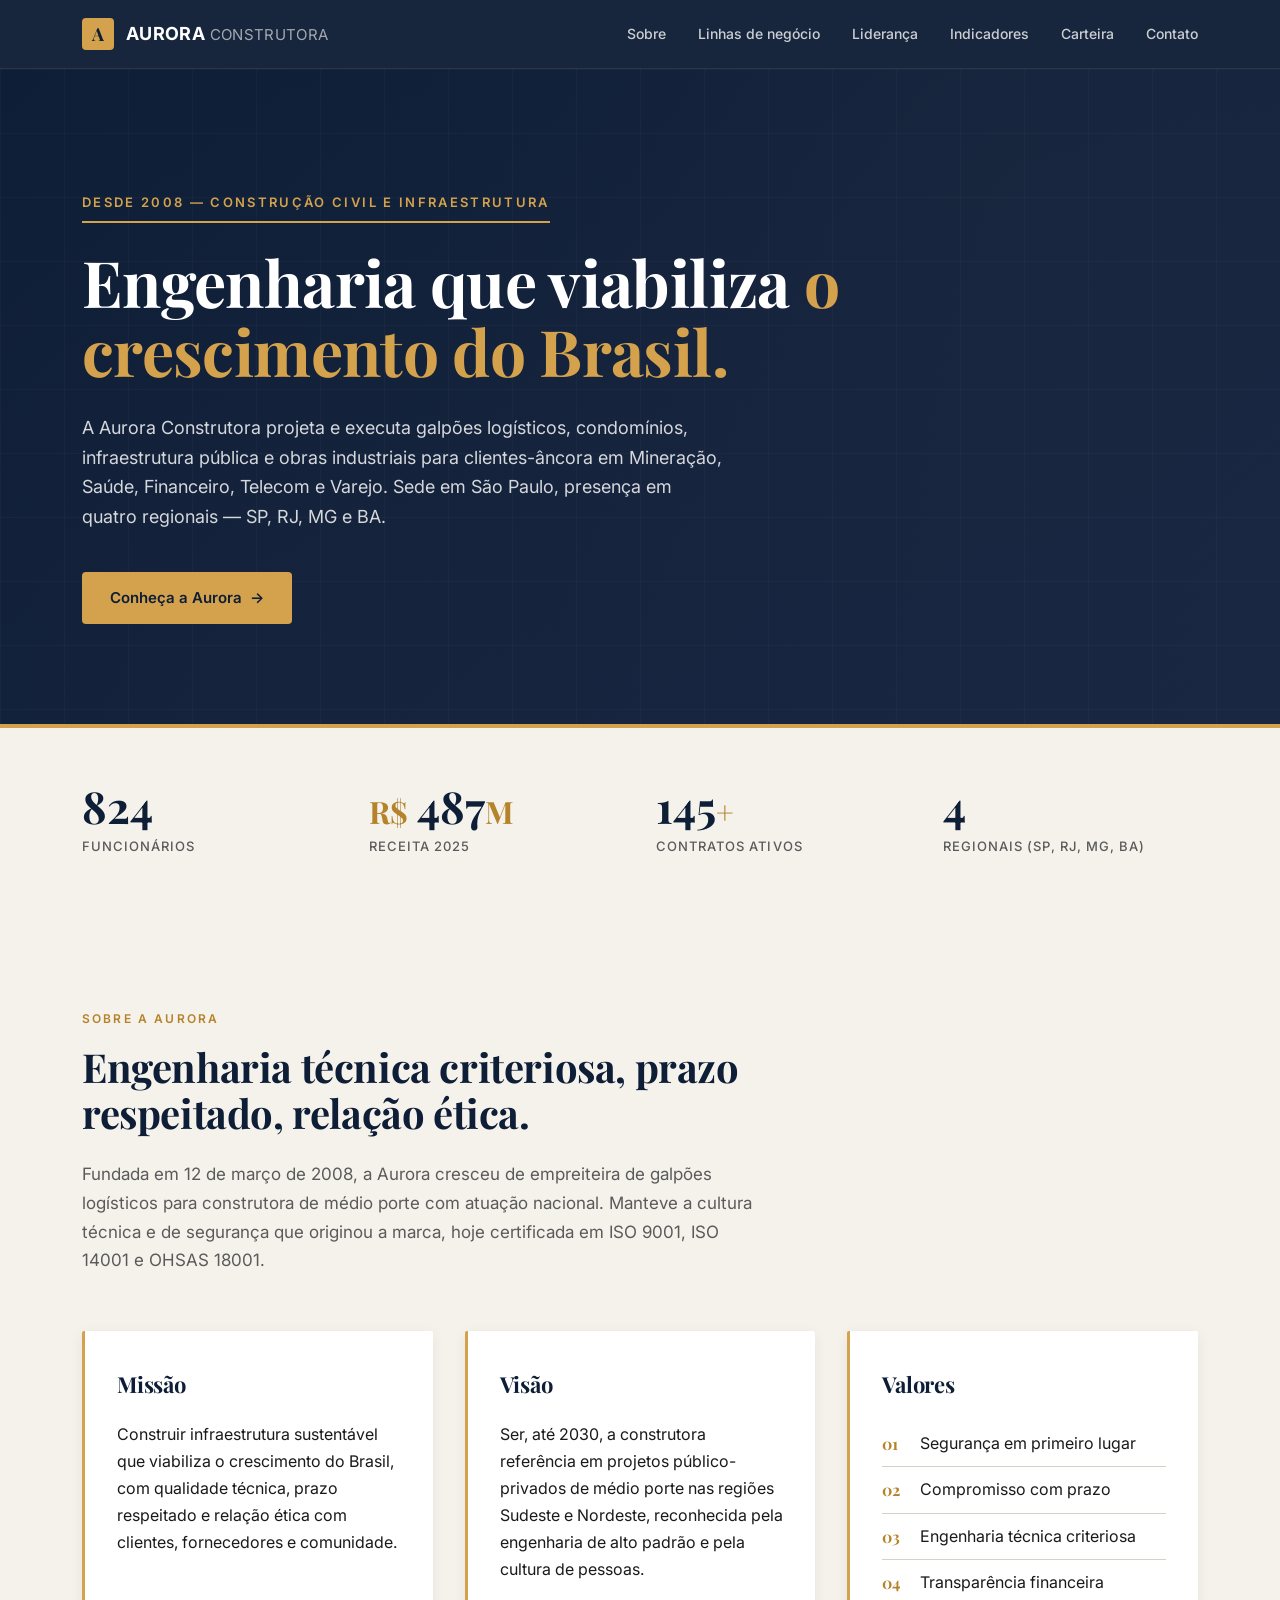
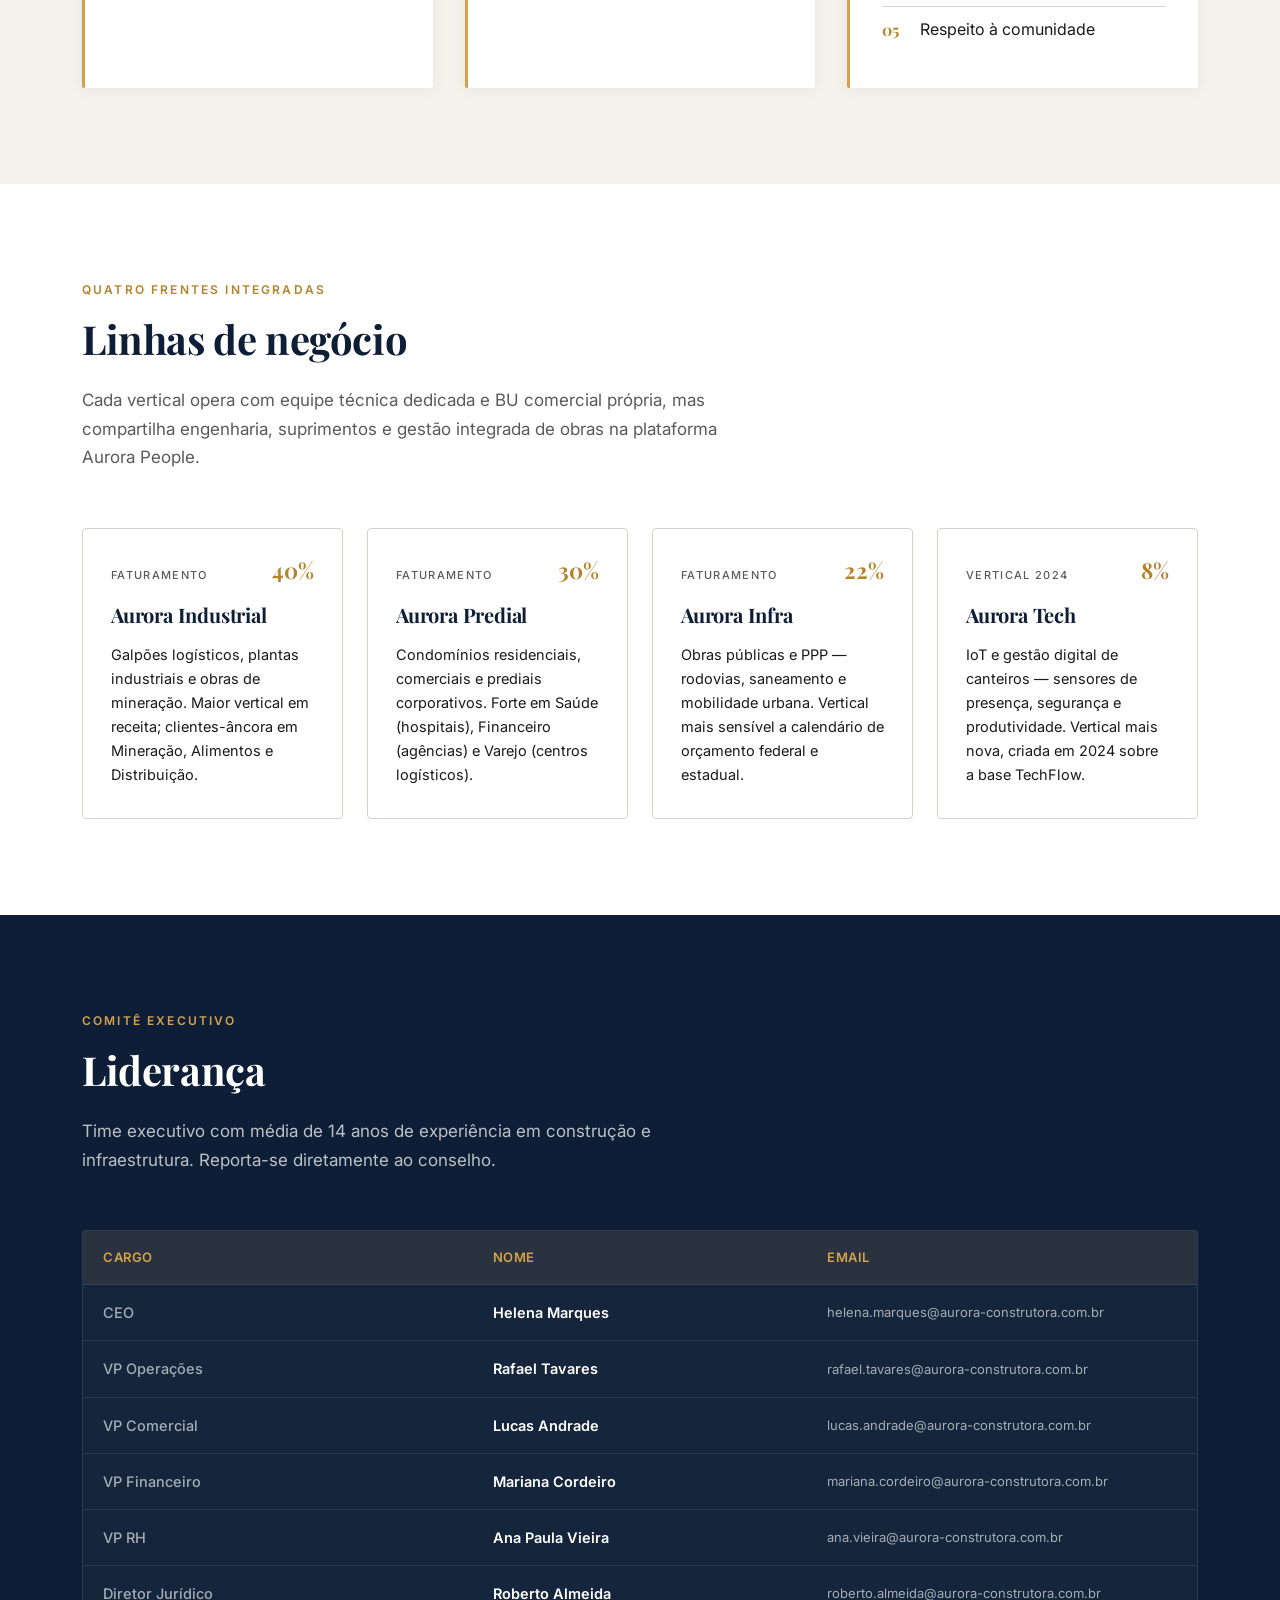
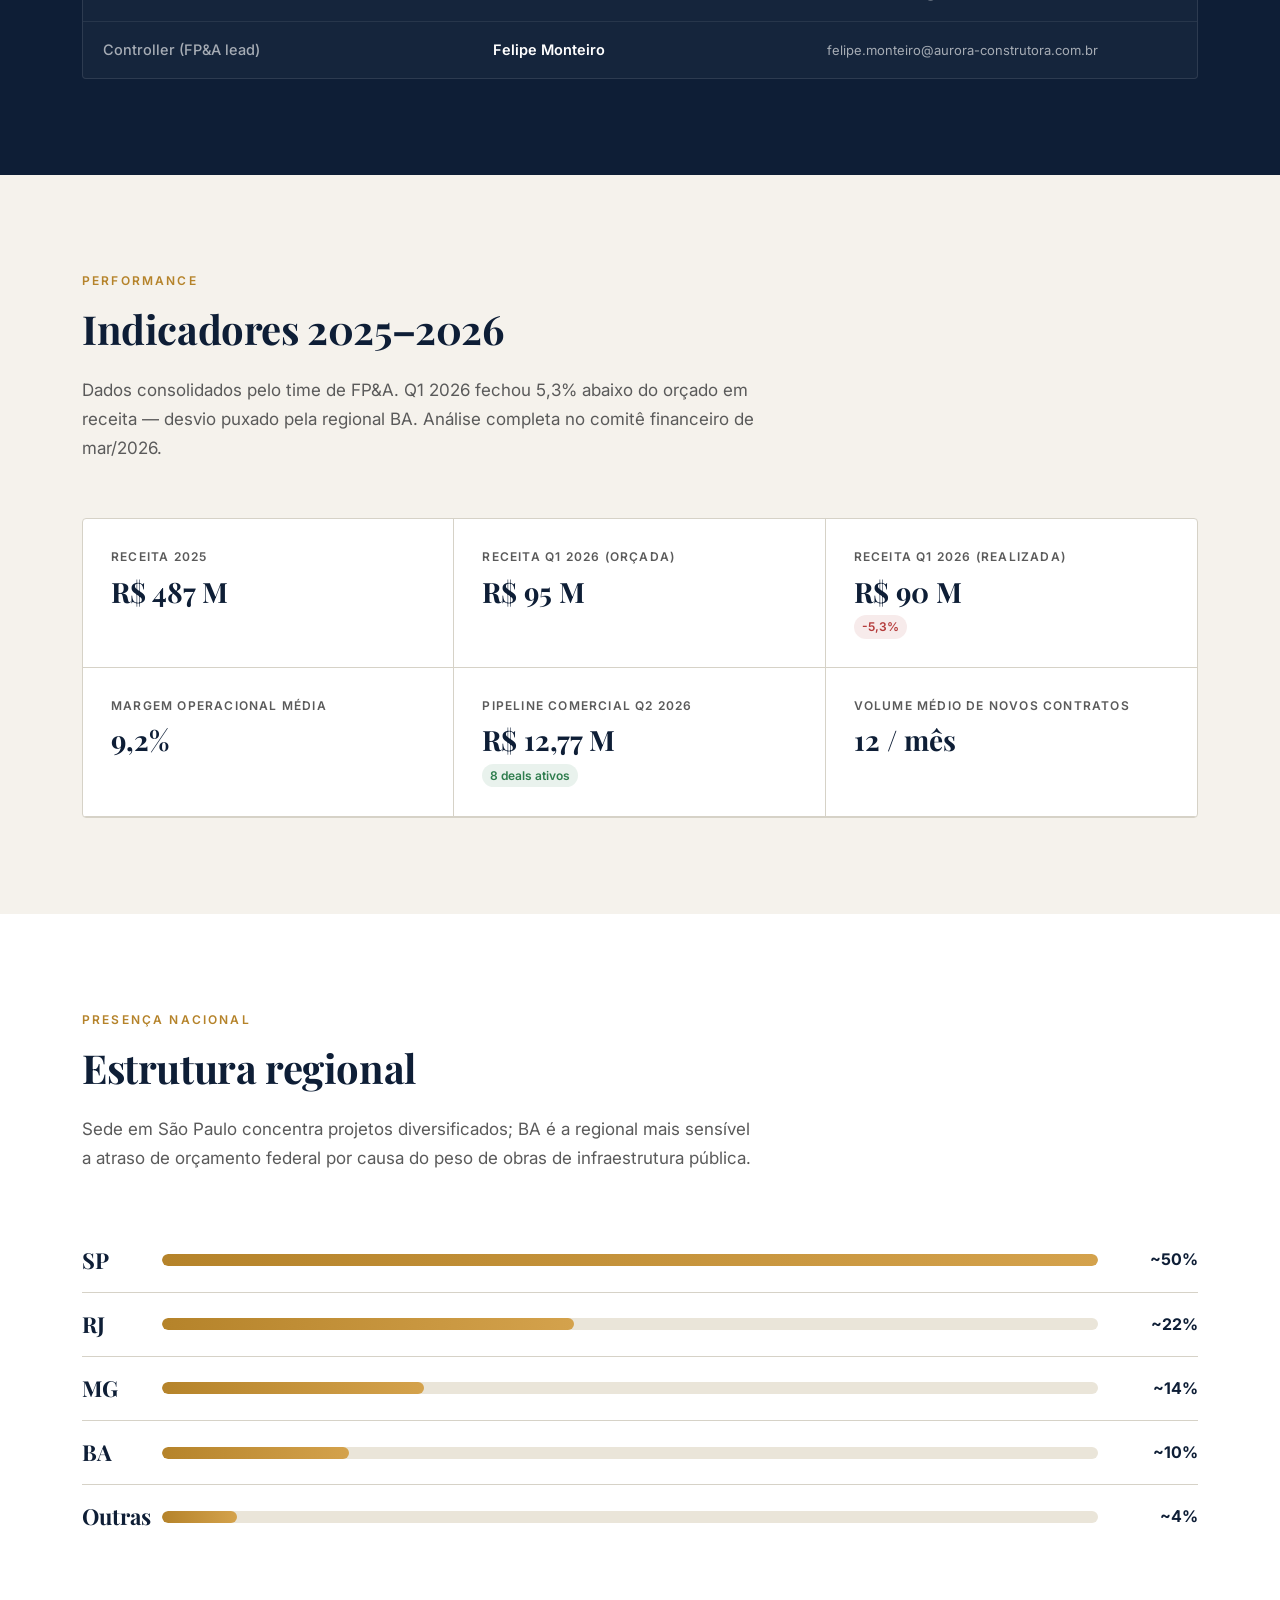
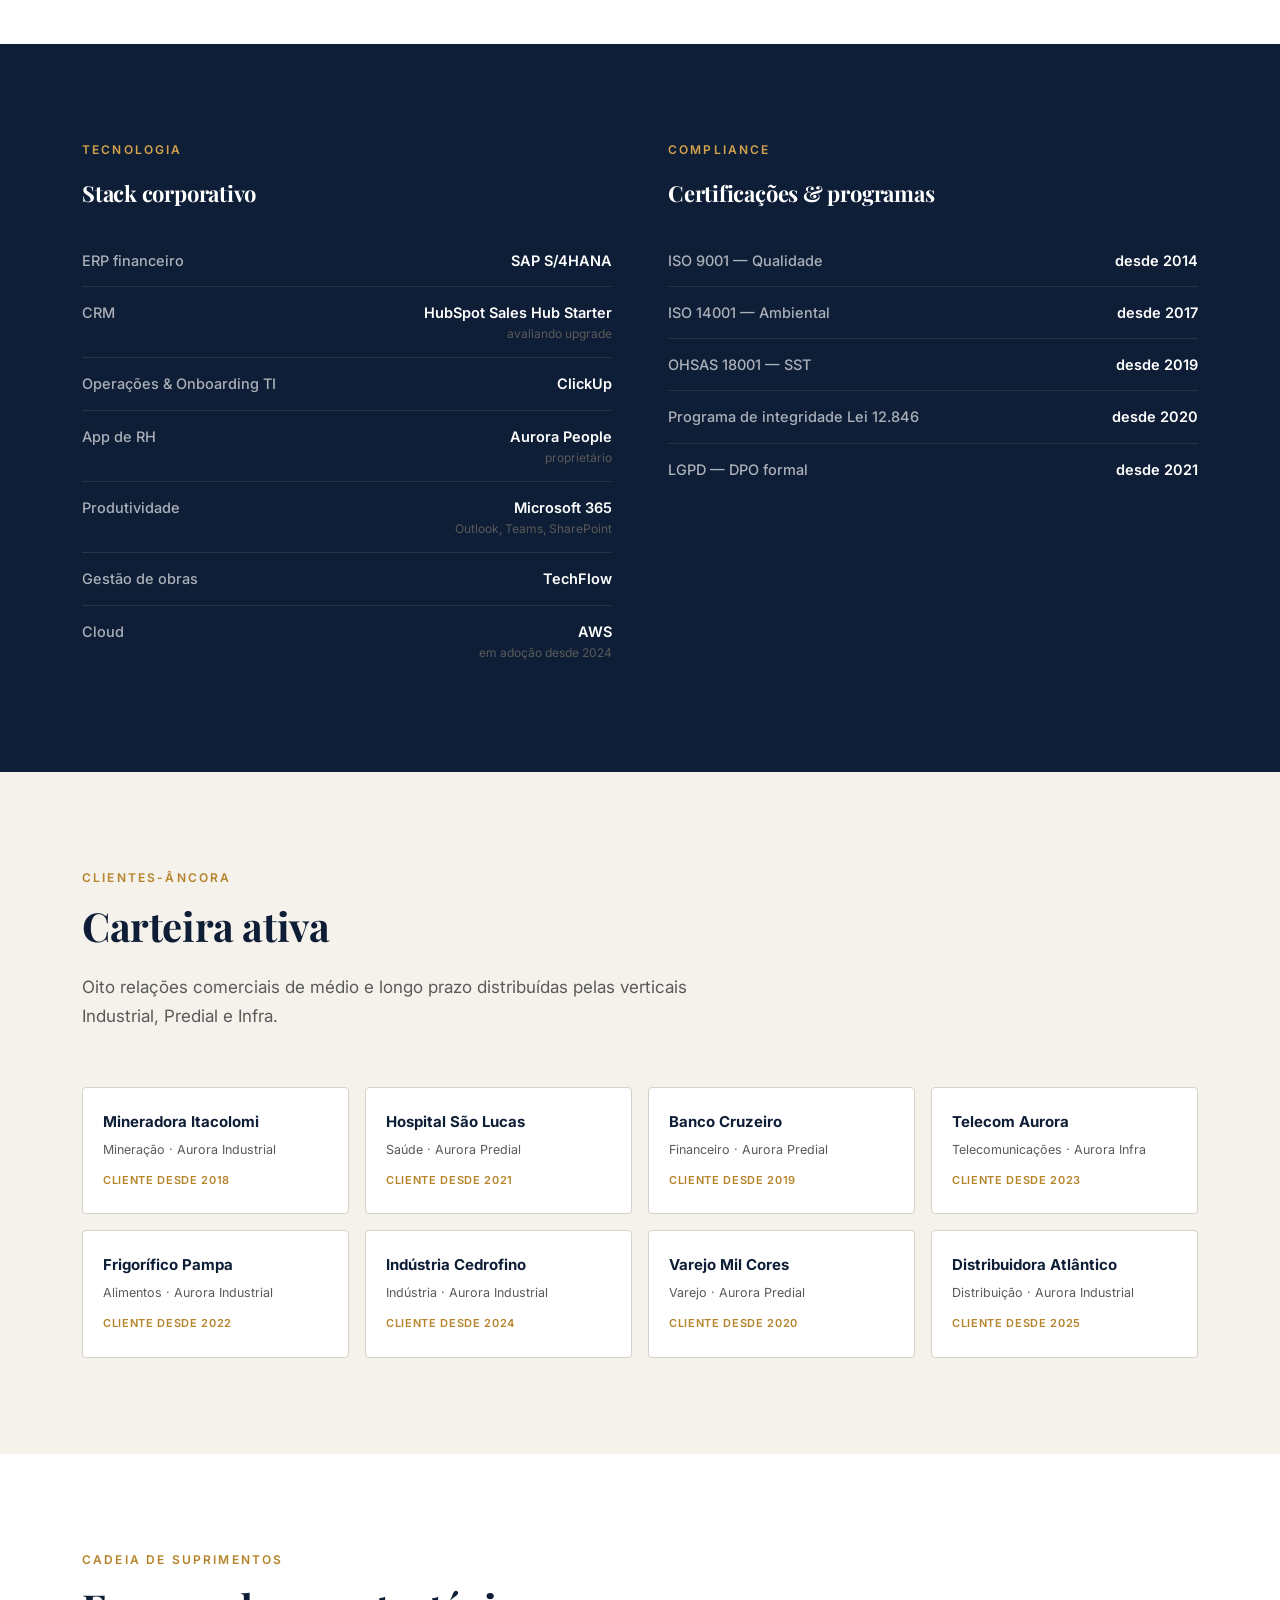
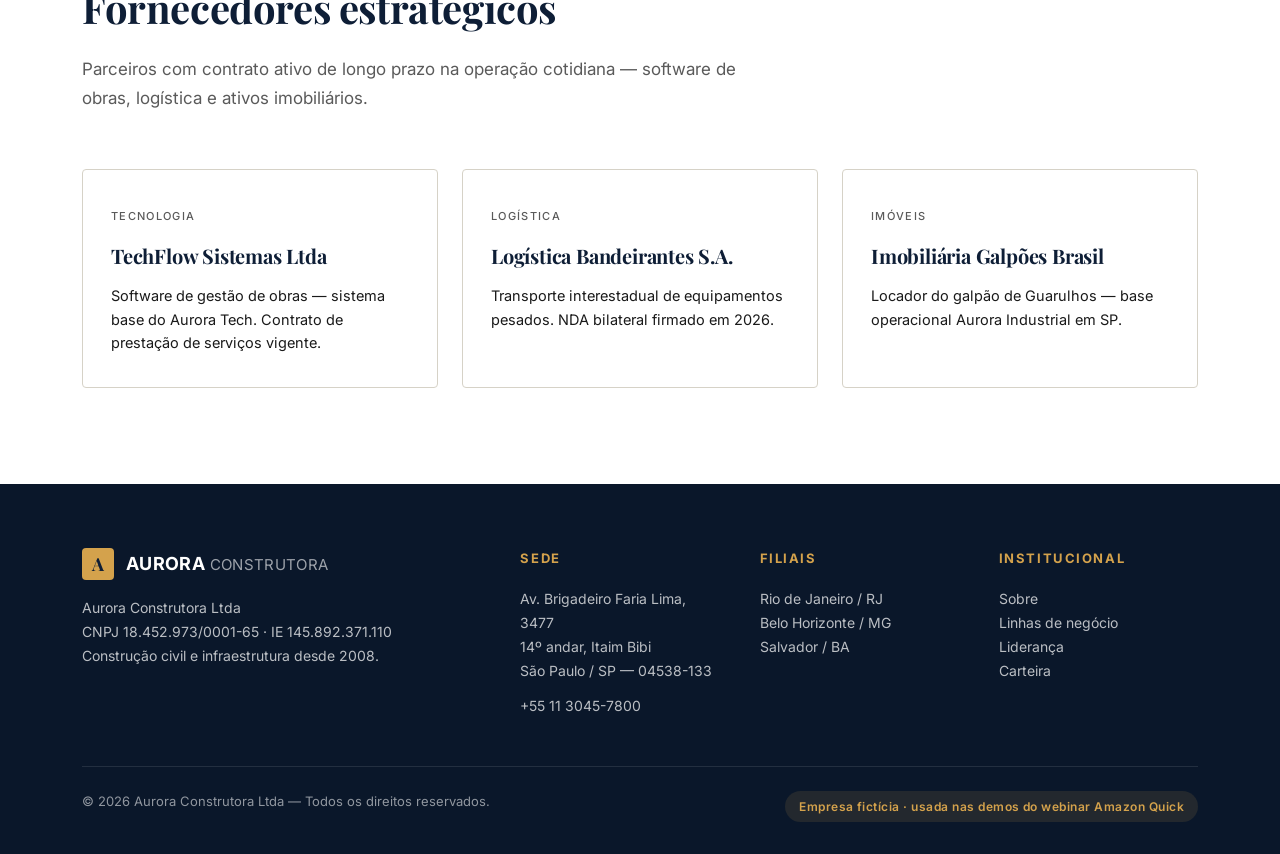
<file: aurora/index.html>
<!DOCTYPE html>
<html lang="pt-BR">
<head>
<meta charset="UTF-8">
<meta name="viewport" content="width=device-width, initial-scale=1.0">
<title>Aurora Construtora — Engenharia que viabiliza o Brasil</title>
<meta name="description" content="Aurora Construtora Ltda — construção civil e infraestrutura. Sede em São Paulo, filiais em RJ, BH e Salvador. Desde 2008.">
<link rel="preconnect" href="https://fonts.googleapis.com">
<link rel="preconnect" href="https://fonts.gstatic.com" crossorigin>
<link href="https://fonts.googleapis.com/css2?family=Inter:wght@400;500;600;700;800&family=Playfair+Display:wght@600;700&display=swap" rel="stylesheet">
<style>
:root {
  --navy: #0E1E36;
  --navy-2: #1B2845;
  --navy-3: #2A3B5C;
  --amber: #D4A24C;
  --amber-light: #E5B86A;
  --amber-dark: #B5832A;
  --stone: #F5F2EC;
  --stone-2: #EAE5D9;
  --text: #1A1A1A;
  --muted: #5A5A5A;
  --line: #D6D2C7;
  --white: #FFFFFF;
  --success: #2F7D4E;
  --danger: #B43A3A;
}

* { box-sizing: border-box; margin: 0; padding: 0; }

html { scroll-behavior: smooth; }

body {
  font-family: 'Inter', -apple-system, BlinkMacSystemFont, 'Segoe UI', sans-serif;
  font-size: 16px;
  line-height: 1.6;
  color: var(--text);
  background: var(--white);
}

.container {
  max-width: 1180px;
  margin: 0 auto;
  padding: 0 32px;
}

h1, h2, h3 { font-family: 'Playfair Display', Georgia, serif; letter-spacing: -0.01em; }

a { color: var(--navy); text-decoration: none; }
a:hover { color: var(--amber-dark); }

/* ============================================================
   NAVBAR
   ============================================================ */
.navbar {
  position: sticky;
  top: 0;
  z-index: 100;
  background: rgba(14, 30, 54, 0.96);
  backdrop-filter: blur(8px);
  border-bottom: 1px solid rgba(255,255,255,0.08);
}
.navbar-inner {
  display: flex;
  align-items: center;
  justify-content: space-between;
  padding: 18px 32px;
  max-width: 1180px;
  margin: 0 auto;
}
.brand {
  display: flex;
  align-items: center;
  gap: 12px;
  color: var(--white);
  font-weight: 700;
  font-size: 18px;
  letter-spacing: 0.02em;
}
.brand-mark {
  width: 32px;
  height: 32px;
  display: grid;
  place-items: center;
  background: var(--amber);
  color: var(--navy);
  font-family: 'Playfair Display', serif;
  font-weight: 700;
  font-size: 18px;
  border-radius: 4px;
}
.nav-links { display: flex; gap: 32px; list-style: none; }
.nav-links a {
  color: rgba(255,255,255,0.78);
  font-size: 14px;
  font-weight: 500;
  transition: color 0.15s;
}
.nav-links a:hover { color: var(--amber-light); }
@media (max-width: 760px) { .nav-links { display: none; } }

/* ============================================================
   HERO
   ============================================================ */
.hero {
  background:
    linear-gradient(135deg, rgba(14,30,54,0.92) 0%, rgba(27,40,69,0.88) 100%),
    radial-gradient(circle at 80% 20%, rgba(212, 162, 76, 0.18) 0%, transparent 55%),
    radial-gradient(circle at 20% 80%, rgba(212, 162, 76, 0.10) 0%, transparent 50%),
    var(--navy);
  color: var(--white);
  padding: 120px 0 100px;
  position: relative;
  overflow: hidden;
}
.hero::before {
  content: '';
  position: absolute;
  inset: 0;
  background-image:
    linear-gradient(rgba(255,255,255,0.025) 1px, transparent 1px),
    linear-gradient(90deg, rgba(255,255,255,0.025) 1px, transparent 1px);
  background-size: 64px 64px;
  pointer-events: none;
}
.hero-content { position: relative; z-index: 1; max-width: 820px; }
.hero-eyebrow {
  display: inline-block;
  color: var(--amber);
  font-size: 13px;
  font-weight: 600;
  letter-spacing: 0.18em;
  text-transform: uppercase;
  margin-bottom: 24px;
  padding-bottom: 8px;
  border-bottom: 2px solid var(--amber);
}
.hero h1 {
  font-size: clamp(36px, 5.4vw, 64px);
  line-height: 1.08;
  font-weight: 700;
  margin-bottom: 28px;
}
.hero h1 .accent { color: var(--amber); }
.hero-lede {
  font-size: 18px;
  line-height: 1.65;
  color: rgba(255,255,255,0.82);
  max-width: 640px;
  margin-bottom: 40px;
}
.hero-cta {
  display: inline-flex;
  align-items: center;
  gap: 10px;
  background: var(--amber);
  color: var(--navy);
  padding: 14px 28px;
  border-radius: 4px;
  font-weight: 600;
  font-size: 15px;
  transition: background 0.15s, transform 0.15s;
}
.hero-cta:hover { background: var(--amber-light); color: var(--navy); transform: translateY(-1px); }

/* ============================================================
   STATS BAR
   ============================================================ */
.stats {
  background: var(--stone);
  border-top: 4px solid var(--amber);
  padding: 56px 0;
}
.stats-grid {
  display: grid;
  grid-template-columns: repeat(4, 1fr);
  gap: 32px;
}
@media (max-width: 760px) { .stats-grid { grid-template-columns: repeat(2, 1fr); } }
.stat { text-align: left; }
.stat-value {
  font-family: 'Playfair Display', serif;
  font-size: clamp(32px, 4vw, 44px);
  font-weight: 700;
  color: var(--navy);
  line-height: 1;
  margin-bottom: 8px;
}
.stat-value .unit { color: var(--amber-dark); font-size: 0.7em; }
.stat-label {
  font-size: 13px;
  color: var(--muted);
  text-transform: uppercase;
  letter-spacing: 0.08em;
  font-weight: 500;
}

/* ============================================================
   SECTION
   ============================================================ */
.section { padding: 96px 0; }
.section-stone { background: var(--stone); }
.section-navy { background: var(--navy); color: var(--white); }
.section-eyebrow {
  display: block;
  color: var(--amber-dark);
  font-size: 12px;
  font-weight: 600;
  letter-spacing: 0.18em;
  text-transform: uppercase;
  margin-bottom: 16px;
}
.section-navy .section-eyebrow { color: var(--amber); }
.section-title {
  font-size: clamp(28px, 3.6vw, 40px);
  line-height: 1.15;
  font-weight: 700;
  color: var(--navy);
  margin-bottom: 24px;
  max-width: 720px;
}
.section-navy .section-title { color: var(--white); }
.section-subtitle {
  font-size: 17px;
  color: var(--muted);
  max-width: 680px;
  margin-bottom: 56px;
  line-height: 1.7;
}
.section-navy .section-subtitle { color: rgba(255,255,255,0.72); }

/* ============================================================
   SOBRE — MISSÃO/VISÃO/VALORES
   ============================================================ */
.mvv-grid {
  display: grid;
  grid-template-columns: repeat(3, 1fr);
  gap: 32px;
}
@media (max-width: 880px) { .mvv-grid { grid-template-columns: 1fr; } }
.mvv-card {
  background: var(--white);
  padding: 36px 32px;
  border-left: 3px solid var(--amber);
  border-radius: 2px;
  box-shadow: 0 2px 14px rgba(14,30,54,0.06);
}
.mvv-card h3 {
  font-size: 22px;
  color: var(--navy);
  margin-bottom: 18px;
  font-weight: 700;
}
.mvv-card p { color: var(--text); line-height: 1.7; }
.mvv-card ol {
  list-style: none;
  counter-reset: vlist;
}
.mvv-card ol li {
  counter-increment: vlist;
  padding: 10px 0 10px 38px;
  position: relative;
  border-bottom: 1px solid var(--line);
  color: var(--text);
}
.mvv-card ol li:last-child { border-bottom: none; }
.mvv-card ol li::before {
  content: counter(vlist, decimal-leading-zero);
  position: absolute;
  left: 0;
  top: 10px;
  color: var(--amber-dark);
  font-weight: 700;
  font-family: 'Playfair Display', serif;
  font-size: 16px;
}

/* ============================================================
   LINHAS DE NEGÓCIO
   ============================================================ */
.lines-grid {
  display: grid;
  grid-template-columns: repeat(4, 1fr);
  gap: 24px;
}
@media (max-width: 1000px) { .lines-grid { grid-template-columns: repeat(2, 1fr); } }
@media (max-width: 560px) { .lines-grid { grid-template-columns: 1fr; } }
.line-card {
  background: var(--white);
  border: 1px solid var(--line);
  border-radius: 4px;
  padding: 32px 28px;
  position: relative;
  transition: transform 0.18s, box-shadow 0.18s, border-color 0.18s;
}
.line-card:hover {
  transform: translateY(-3px);
  box-shadow: 0 8px 28px rgba(14,30,54,0.10);
  border-color: var(--amber);
}
.line-share {
  position: absolute;
  top: 24px;
  right: 28px;
  font-family: 'Playfair Display', serif;
  font-size: 22px;
  font-weight: 700;
  color: var(--amber-dark);
}
.line-card h3 {
  font-size: 20px;
  color: var(--navy);
  margin-bottom: 12px;
  font-weight: 700;
}
.line-tag {
  display: inline-block;
  font-size: 11px;
  letter-spacing: 0.12em;
  text-transform: uppercase;
  color: var(--muted);
  margin-bottom: 14px;
  font-weight: 500;
}
.line-desc { color: var(--text); font-size: 14.5px; line-height: 1.65; }

/* ============================================================
   LIDERANÇA — table
   ============================================================ */
.table-wrap {
  border: 1px solid rgba(255,255,255,0.10);
  border-radius: 4px;
  overflow: hidden;
  background: rgba(255,255,255,0.03);
}
table.lider {
  width: 100%;
  border-collapse: collapse;
  color: var(--white);
}
table.lider th, table.lider td {
  padding: 16px 20px;
  text-align: left;
  border-bottom: 1px solid rgba(255,255,255,0.08);
  font-size: 14.5px;
}
table.lider th {
  background: rgba(212, 162, 76, 0.10);
  color: var(--amber);
  font-weight: 600;
  letter-spacing: 0.04em;
  font-size: 13px;
  text-transform: uppercase;
}
table.lider tr:last-child td { border-bottom: none; }
table.lider td.role { color: rgba(255,255,255,0.62); font-weight: 500; }
table.lider td.name { font-weight: 600; }
table.lider td.email { color: rgba(255,255,255,0.62); font-family: 'Inter', monospace; font-size: 13px; }

/* ============================================================
   INDICADORES — métricas grid
   ============================================================ */
.metrics-grid {
  display: grid;
  grid-template-columns: repeat(3, 1fr);
  gap: 0;
  border: 1px solid var(--line);
  border-radius: 4px;
  overflow: hidden;
  background: var(--white);
}
@media (max-width: 880px) { .metrics-grid { grid-template-columns: repeat(2, 1fr); } }
@media (max-width: 480px) { .metrics-grid { grid-template-columns: 1fr; } }
.metric {
  padding: 28px;
  border-right: 1px solid var(--line);
  border-bottom: 1px solid var(--line);
}
.metric:nth-child(3n) { border-right: none; }
@media (max-width: 880px) {
  .metric { border-right: 1px solid var(--line); }
  .metric:nth-child(3n) { border-right: 1px solid var(--line); }
  .metric:nth-child(2n) { border-right: none; }
}
.metric-label {
  font-size: 12px;
  color: var(--muted);
  text-transform: uppercase;
  letter-spacing: 0.10em;
  margin-bottom: 10px;
  font-weight: 600;
}
.metric-value {
  font-family: 'Playfair Display', serif;
  font-size: 28px;
  font-weight: 700;
  color: var(--navy);
  line-height: 1.1;
}
.metric-delta {
  display: inline-block;
  font-size: 12px;
  font-weight: 600;
  margin-top: 8px;
  padding: 2px 8px;
  border-radius: 100px;
}
.metric-delta.down { color: var(--danger); background: rgba(180, 58, 58, 0.10); }
.metric-delta.up { color: var(--success); background: rgba(47, 125, 78, 0.10); }

/* ============================================================
   STACK + COMPLIANCE — duas colunas
   ============================================================ */
.two-col {
  display: grid;
  grid-template-columns: 1fr 1fr;
  gap: 56px;
}
@media (max-width: 880px) { .two-col { grid-template-columns: 1fr; gap: 48px; } }
.col-block h3 {
  font-size: 22px;
  color: var(--navy);
  margin-bottom: 24px;
  font-weight: 700;
}
.section-navy .col-block h3 { color: var(--white); }
.kv-list { list-style: none; }
.kv-list li {
  display: flex;
  justify-content: space-between;
  gap: 16px;
  padding: 14px 0;
  border-bottom: 1px solid var(--line);
  font-size: 14.5px;
}
.section-navy .kv-list li { border-bottom: 1px solid rgba(255,255,255,0.10); }
.kv-list li:last-child { border-bottom: none; }
.kv-key { color: var(--muted); font-weight: 500; }
.section-navy .kv-key { color: rgba(255,255,255,0.65); }
.kv-val { color: var(--text); font-weight: 600; text-align: right; }
.section-navy .kv-val { color: var(--white); }
.kv-val .small { font-weight: 400; color: var(--muted); display: block; font-size: 12px; }

/* ============================================================
   CARTEIRA — cards de clientes
   ============================================================ */
.clients-grid {
  display: grid;
  grid-template-columns: repeat(4, 1fr);
  gap: 16px;
}
@media (max-width: 1000px) { .clients-grid { grid-template-columns: repeat(2, 1fr); } }
@media (max-width: 480px) { .clients-grid { grid-template-columns: 1fr; } }
.client-card {
  background: var(--white);
  border: 1px solid var(--line);
  border-radius: 4px;
  padding: 22px 20px;
  transition: border-color 0.15s, transform 0.15s;
}
.client-card:hover { border-color: var(--amber); transform: translateY(-2px); }
.client-name { font-weight: 700; color: var(--navy); margin-bottom: 6px; font-size: 15px; }
.client-meta { font-size: 12.5px; color: var(--muted); }
.client-since {
  margin-top: 12px;
  display: inline-block;
  font-size: 11px;
  color: var(--amber-dark);
  font-weight: 600;
  letter-spacing: 0.06em;
  text-transform: uppercase;
}

/* ============================================================
   REGIONAIS — barras
   ============================================================ */
.regional-list { list-style: none; }
.regional-row {
  display: grid;
  grid-template-columns: 60px 1fr 80px;
  align-items: center;
  gap: 20px;
  padding: 14px 0;
  border-bottom: 1px solid var(--line);
}
.regional-row:last-child { border-bottom: none; }
.regional-uf {
  font-family: 'Playfair Display', serif;
  font-weight: 700;
  font-size: 22px;
  color: var(--navy);
}
.regional-bar {
  height: 12px;
  background: var(--stone-2);
  border-radius: 100px;
  overflow: hidden;
}
.regional-bar-fill {
  height: 100%;
  background: linear-gradient(90deg, var(--amber-dark), var(--amber));
  border-radius: 100px;
}
.regional-pct {
  font-weight: 700;
  color: var(--navy);
  font-size: 16px;
  text-align: right;
}

/* ============================================================
   FOOTER
   ============================================================ */
.footer {
  background: #0A172A;
  color: rgba(255,255,255,0.72);
  padding: 64px 0 32px;
}
.footer-grid {
  display: grid;
  grid-template-columns: 2fr 1fr 1fr 1fr;
  gap: 40px;
  margin-bottom: 48px;
}
@media (max-width: 880px) { .footer-grid { grid-template-columns: 1fr 1fr; } }
@media (max-width: 480px) { .footer-grid { grid-template-columns: 1fr; } }
.footer h4 {
  font-family: 'Inter', sans-serif;
  font-size: 13px;
  color: var(--amber);
  text-transform: uppercase;
  letter-spacing: 0.12em;
  margin-bottom: 18px;
  font-weight: 700;
}
.footer p, .footer li { font-size: 14px; line-height: 1.7; }
.footer ul { list-style: none; }
.footer a { color: rgba(255,255,255,0.72); }
.footer a:hover { color: var(--amber-light); }
.footer-brand .brand { margin-bottom: 16px; }
.footer-bottom {
  border-top: 1px solid rgba(255,255,255,0.10);
  padding-top: 24px;
  display: flex;
  justify-content: space-between;
  flex-wrap: wrap;
  gap: 16px;
  font-size: 13px;
  color: rgba(255,255,255,0.55);
}
.demo-disclaimer {
  display: inline-block;
  background: rgba(212, 162, 76, 0.12);
  color: var(--amber);
  padding: 6px 14px;
  border-radius: 100px;
  font-size: 12px;
  font-weight: 600;
  letter-spacing: 0.04em;
}
</style>
</head>
<body>

<!-- ============================================================
     NAVBAR
     ============================================================ -->
<nav class="navbar">
  <div class="navbar-inner">
    <a href="#top" class="brand">
      <span class="brand-mark">A</span>
      <span>AURORA <small style="font-weight: 400; opacity: 0.6;">CONSTRUTORA</small></span>
    </a>
    <ul class="nav-links">
      <li><a href="#sobre">Sobre</a></li>
      <li><a href="#negocio">Linhas de negócio</a></li>
      <li><a href="#lideranca">Liderança</a></li>
      <li><a href="#indicadores">Indicadores</a></li>
      <li><a href="#carteira">Carteira</a></li>
      <li><a href="#contato">Contato</a></li>
    </ul>
  </div>
</nav>

<!-- ============================================================
     HERO
     ============================================================ -->
<header class="hero" id="top">
  <div class="container">
    <div class="hero-content">
      <span class="hero-eyebrow">Desde 2008 — Construção civil e infraestrutura</span>
      <h1>Engenharia que viabiliza <span class="accent">o crescimento do Brasil.</span></h1>
      <p class="hero-lede">A Aurora Construtora projeta e executa galpões logísticos, condomínios, infraestrutura pública e obras industriais para clientes-âncora em Mineração, Saúde, Financeiro, Telecom e Varejo. Sede em São Paulo, presença em quatro regionais — SP, RJ, MG e BA.</p>
      <a class="hero-cta" href="#sobre">Conheça a Aurora &nbsp;→</a>
    </div>
  </div>
</header>

<!-- ============================================================
     STATS
     ============================================================ -->
<section class="stats">
  <div class="container">
    <div class="stats-grid">
      <div class="stat">
        <div class="stat-value">824</div>
        <div class="stat-label">Funcionários</div>
      </div>
      <div class="stat">
        <div class="stat-value"><span class="unit">R$</span> 487<span class="unit">M</span></div>
        <div class="stat-label">Receita 2025</div>
      </div>
      <div class="stat">
        <div class="stat-value">145<span class="unit">+</span></div>
        <div class="stat-label">Contratos ativos</div>
      </div>
      <div class="stat">
        <div class="stat-value">4</div>
        <div class="stat-label">Regionais (SP, RJ, MG, BA)</div>
      </div>
    </div>
  </div>
</section>

<!-- ============================================================
     SOBRE — MISSÃO, VISÃO, VALORES
     ============================================================ -->
<section class="section section-stone" id="sobre">
  <div class="container">
    <span class="section-eyebrow">Sobre a Aurora</span>
    <h2 class="section-title">Engenharia técnica criteriosa, prazo respeitado, relação ética.</h2>
    <p class="section-subtitle">Fundada em 12 de março de 2008, a Aurora cresceu de empreiteira de galpões logísticos para construtora de médio porte com atuação nacional. Manteve a cultura técnica e de segurança que originou a marca, hoje certificada em ISO 9001, ISO 14001 e OHSAS 18001.</p>

    <div class="mvv-grid">
      <div class="mvv-card">
        <h3>Missão</h3>
        <p>Construir infraestrutura sustentável que viabiliza o crescimento do Brasil, com qualidade técnica, prazo respeitado e relação ética com clientes, fornecedores e comunidade.</p>
      </div>
      <div class="mvv-card">
        <h3>Visão</h3>
        <p>Ser, até 2030, a construtora referência em projetos público-privados de médio porte nas regiões Sudeste e Nordeste, reconhecida pela engenharia de alto padrão e pela cultura de pessoas.</p>
      </div>
      <div class="mvv-card">
        <h3>Valores</h3>
        <ol>
          <li>Segurança em primeiro lugar</li>
          <li>Compromisso com prazo</li>
          <li>Engenharia técnica criteriosa</li>
          <li>Transparência financeira</li>
          <li>Respeito à comunidade</li>
        </ol>
      </div>
    </div>
  </div>
</section>

<!-- ============================================================
     LINHAS DE NEGÓCIO
     ============================================================ -->
<section class="section" id="negocio">
  <div class="container">
    <span class="section-eyebrow">Quatro frentes integradas</span>
    <h2 class="section-title">Linhas de negócio</h2>
    <p class="section-subtitle">Cada vertical opera com equipe técnica dedicada e BU comercial própria, mas compartilha engenharia, suprimentos e gestão integrada de obras na plataforma Aurora People.</p>

    <div class="lines-grid">
      <div class="line-card">
        <div class="line-share">40%</div>
        <span class="line-tag">Faturamento</span>
        <h3>Aurora Industrial</h3>
        <p class="line-desc">Galpões logísticos, plantas industriais e obras de mineração. Maior vertical em receita; clientes-âncora em Mineração, Alimentos e Distribuição.</p>
      </div>
      <div class="line-card">
        <div class="line-share">30%</div>
        <span class="line-tag">Faturamento</span>
        <h3>Aurora Predial</h3>
        <p class="line-desc">Condomínios residenciais, comerciais e prediais corporativos. Forte em Saúde (hospitais), Financeiro (agências) e Varejo (centros logísticos).</p>
      </div>
      <div class="line-card">
        <div class="line-share">22%</div>
        <span class="line-tag">Faturamento</span>
        <h3>Aurora Infra</h3>
        <p class="line-desc">Obras públicas e PPP — rodovias, saneamento e mobilidade urbana. Vertical mais sensível a calendário de orçamento federal e estadual.</p>
      </div>
      <div class="line-card">
        <div class="line-share">8%</div>
        <span class="line-tag">Vertical 2024</span>
        <h3>Aurora Tech</h3>
        <p class="line-desc">IoT e gestão digital de canteiros — sensores de presença, segurança e produtividade. Vertical mais nova, criada em 2024 sobre a base TechFlow.</p>
      </div>
    </div>
  </div>
</section>

<!-- ============================================================
     LIDERANÇA
     ============================================================ -->
<section class="section section-navy" id="lideranca">
  <div class="container">
    <span class="section-eyebrow">Comitê executivo</span>
    <h2 class="section-title">Liderança</h2>
    <p class="section-subtitle">Time executivo com média de 14 anos de experiência em construção e infraestrutura. Reporta-se diretamente ao conselho.</p>

    <div class="table-wrap">
      <table class="lider">
        <thead>
          <tr>
            <th style="width:35%">Cargo</th>
            <th style="width:30%">Nome</th>
            <th style="width:35%">Email</th>
          </tr>
        </thead>
        <tbody>
          <tr><td class="role">CEO</td><td class="name">Helena Marques</td><td class="email">helena.marques@aurora-construtora.com.br</td></tr>
          <tr><td class="role">VP Operações</td><td class="name">Rafael Tavares</td><td class="email">rafael.tavares@aurora-construtora.com.br</td></tr>
          <tr><td class="role">VP Comercial</td><td class="name">Lucas Andrade</td><td class="email">lucas.andrade@aurora-construtora.com.br</td></tr>
          <tr><td class="role">VP Financeiro</td><td class="name">Mariana Cordeiro</td><td class="email">mariana.cordeiro@aurora-construtora.com.br</td></tr>
          <tr><td class="role">VP RH</td><td class="name">Ana Paula Vieira</td><td class="email">ana.vieira@aurora-construtora.com.br</td></tr>
          <tr><td class="role">Diretor Jurídico</td><td class="name">Roberto Almeida</td><td class="email">roberto.almeida@aurora-construtora.com.br</td></tr>
          <tr><td class="role">Controller (FP&amp;A lead)</td><td class="name">Felipe Monteiro</td><td class="email">felipe.monteiro@aurora-construtora.com.br</td></tr>
        </tbody>
      </table>
    </div>
  </div>
</section>

<!-- ============================================================
     INDICADORES
     ============================================================ -->
<section class="section section-stone" id="indicadores">
  <div class="container">
    <span class="section-eyebrow">Performance</span>
    <h2 class="section-title">Indicadores 2025–2026</h2>
    <p class="section-subtitle">Dados consolidados pelo time de FP&amp;A. Q1 2026 fechou 5,3% abaixo do orçado em receita — desvio puxado pela regional BA. Análise completa no comitê financeiro de mar/2026.</p>

    <div class="metrics-grid">
      <div class="metric">
        <div class="metric-label">Receita 2025</div>
        <div class="metric-value">R$ 487 M</div>
      </div>
      <div class="metric">
        <div class="metric-label">Receita Q1 2026 (orçada)</div>
        <div class="metric-value">R$ 95 M</div>
      </div>
      <div class="metric">
        <div class="metric-label">Receita Q1 2026 (realizada)</div>
        <div class="metric-value">R$ 90 M</div>
        <span class="metric-delta down">-5,3%</span>
      </div>
      <div class="metric">
        <div class="metric-label">Margem operacional média</div>
        <div class="metric-value">9,2%</div>
      </div>
      <div class="metric">
        <div class="metric-label">Pipeline comercial Q2 2026</div>
        <div class="metric-value">R$ 12,77 M</div>
        <span class="metric-delta up">8 deals ativos</span>
      </div>
      <div class="metric">
        <div class="metric-label">Volume médio de novos contratos</div>
        <div class="metric-value">12 / mês</div>
      </div>
    </div>
  </div>
</section>

<!-- ============================================================
     ESTRUTURA REGIONAL
     ============================================================ -->
<section class="section">
  <div class="container">
    <span class="section-eyebrow">Presença nacional</span>
    <h2 class="section-title">Estrutura regional</h2>
    <p class="section-subtitle">Sede em São Paulo concentra projetos diversificados; BA é a regional mais sensível a atraso de orçamento federal por causa do peso de obras de infraestrutura pública.</p>

    <ul class="regional-list">
      <li class="regional-row">
        <span class="regional-uf">SP</span>
        <div class="regional-bar"><div class="regional-bar-fill" style="width: 100%;"></div></div>
        <span class="regional-pct">~50%</span>
      </li>
      <li class="regional-row">
        <span class="regional-uf">RJ</span>
        <div class="regional-bar"><div class="regional-bar-fill" style="width: 44%;"></div></div>
        <span class="regional-pct">~22%</span>
      </li>
      <li class="regional-row">
        <span class="regional-uf">MG</span>
        <div class="regional-bar"><div class="regional-bar-fill" style="width: 28%;"></div></div>
        <span class="regional-pct">~14%</span>
      </li>
      <li class="regional-row">
        <span class="regional-uf">BA</span>
        <div class="regional-bar"><div class="regional-bar-fill" style="width: 20%;"></div></div>
        <span class="regional-pct">~10%</span>
      </li>
      <li class="regional-row">
        <span class="regional-uf">Outras</span>
        <div class="regional-bar"><div class="regional-bar-fill" style="width: 8%;"></div></div>
        <span class="regional-pct">~4%</span>
      </li>
    </ul>
  </div>
</section>

<!-- ============================================================
     STACK + COMPLIANCE
     ============================================================ -->
<section class="section section-navy">
  <div class="container">
    <div class="two-col">
      <div class="col-block">
        <span class="section-eyebrow">Tecnologia</span>
        <h3>Stack corporativo</h3>
        <ul class="kv-list">
          <li><span class="kv-key">ERP financeiro</span><span class="kv-val">SAP S/4HANA</span></li>
          <li><span class="kv-key">CRM</span><span class="kv-val">HubSpot Sales Hub Starter <span class="small">avaliando upgrade</span></span></li>
          <li><span class="kv-key">Operações &amp; Onboarding TI</span><span class="kv-val">ClickUp</span></li>
          <li><span class="kv-key">App de RH</span><span class="kv-val">Aurora People <span class="small">proprietário</span></span></li>
          <li><span class="kv-key">Produtividade</span><span class="kv-val">Microsoft 365 <span class="small">Outlook, Teams, SharePoint</span></span></li>
          <li><span class="kv-key">Gestão de obras</span><span class="kv-val">TechFlow</span></li>
          <li><span class="kv-key">Cloud</span><span class="kv-val">AWS <span class="small">em adoção desde 2024</span></span></li>
        </ul>
      </div>
      <div class="col-block">
        <span class="section-eyebrow">Compliance</span>
        <h3>Certificações &amp; programas</h3>
        <ul class="kv-list">
          <li><span class="kv-key">ISO 9001 — Qualidade</span><span class="kv-val">desde 2014</span></li>
          <li><span class="kv-key">ISO 14001 — Ambiental</span><span class="kv-val">desde 2017</span></li>
          <li><span class="kv-key">OHSAS 18001 — SST</span><span class="kv-val">desde 2019</span></li>
          <li><span class="kv-key">Programa de integridade Lei 12.846</span><span class="kv-val">desde 2020</span></li>
          <li><span class="kv-key">LGPD — DPO formal</span><span class="kv-val">desde 2021</span></li>
        </ul>
      </div>
    </div>
  </div>
</section>

<!-- ============================================================
     CARTEIRA DE CLIENTES
     ============================================================ -->
<section class="section section-stone" id="carteira">
  <div class="container">
    <span class="section-eyebrow">Clientes-âncora</span>
    <h2 class="section-title">Carteira ativa</h2>
    <p class="section-subtitle">Oito relações comerciais de médio e longo prazo distribuídas pelas verticais Industrial, Predial e Infra.</p>

    <div class="clients-grid">
      <div class="client-card">
        <div class="client-name">Mineradora Itacolomi</div>
        <div class="client-meta">Mineração · Aurora Industrial</div>
        <span class="client-since">Cliente desde 2018</span>
      </div>
      <div class="client-card">
        <div class="client-name">Hospital São Lucas</div>
        <div class="client-meta">Saúde · Aurora Predial</div>
        <span class="client-since">Cliente desde 2021</span>
      </div>
      <div class="client-card">
        <div class="client-name">Banco Cruzeiro</div>
        <div class="client-meta">Financeiro · Aurora Predial</div>
        <span class="client-since">Cliente desde 2019</span>
      </div>
      <div class="client-card">
        <div class="client-name">Telecom Aurora</div>
        <div class="client-meta">Telecomunicações · Aurora Infra</div>
        <span class="client-since">Cliente desde 2023</span>
      </div>
      <div class="client-card">
        <div class="client-name">Frigorífico Pampa</div>
        <div class="client-meta">Alimentos · Aurora Industrial</div>
        <span class="client-since">Cliente desde 2022</span>
      </div>
      <div class="client-card">
        <div class="client-name">Indústria Cedrofino</div>
        <div class="client-meta">Indústria · Aurora Industrial</div>
        <span class="client-since">Cliente desde 2024</span>
      </div>
      <div class="client-card">
        <div class="client-name">Varejo Mil Cores</div>
        <div class="client-meta">Varejo · Aurora Predial</div>
        <span class="client-since">Cliente desde 2020</span>
      </div>
      <div class="client-card">
        <div class="client-name">Distribuidora Atlântico</div>
        <div class="client-meta">Distribuição · Aurora Industrial</div>
        <span class="client-since">Cliente desde 2025</span>
      </div>
    </div>
  </div>
</section>

<!-- ============================================================
     FORNECEDORES
     ============================================================ -->
<section class="section">
  <div class="container">
    <span class="section-eyebrow">Cadeia de suprimentos</span>
    <h2 class="section-title">Fornecedores estratégicos</h2>
    <p class="section-subtitle">Parceiros com contrato ativo de longo prazo na operação cotidiana — software de obras, logística e ativos imobiliários.</p>

    <div class="lines-grid" style="grid-template-columns: repeat(3, 1fr);">
      <div class="line-card">
        <span class="line-tag">Tecnologia</span>
        <h3>TechFlow Sistemas Ltda</h3>
        <p class="line-desc">Software de gestão de obras — sistema base do Aurora Tech. Contrato de prestação de serviços vigente.</p>
      </div>
      <div class="line-card">
        <span class="line-tag">Logística</span>
        <h3>Logística Bandeirantes S.A.</h3>
        <p class="line-desc">Transporte interestadual de equipamentos pesados. NDA bilateral firmado em 2026.</p>
      </div>
      <div class="line-card">
        <span class="line-tag">Imóveis</span>
        <h3>Imobiliária Galpões Brasil</h3>
        <p class="line-desc">Locador do galpão de Guarulhos — base operacional Aurora Industrial em SP.</p>
      </div>
    </div>
  </div>
</section>

<!-- ============================================================
     FOOTER / CONTATO
     ============================================================ -->
<footer class="footer" id="contato">
  <div class="container">
    <div class="footer-grid">
      <div class="footer-brand">
        <div class="brand">
          <span class="brand-mark">A</span>
          <span style="color: var(--white);">AURORA <small style="font-weight: 400; opacity: 0.6;">CONSTRUTORA</small></span>
        </div>
        <p>Aurora Construtora Ltda<br>
        CNPJ 18.452.973/0001-65 · IE 145.892.371.110<br>
        Construção civil e infraestrutura desde 2008.</p>
      </div>
      <div>
        <h4>Sede</h4>
        <p>Av. Brigadeiro Faria Lima, 3477<br>
        14º andar, Itaim Bibi<br>
        São Paulo / SP — 04538-133</p>
        <p style="margin-top: 12px;">+55 11 3045-7800</p>
      </div>
      <div>
        <h4>Filiais</h4>
        <ul>
          <li>Rio de Janeiro / RJ</li>
          <li>Belo Horizonte / MG</li>
          <li>Salvador / BA</li>
        </ul>
      </div>
      <div>
        <h4>Institucional</h4>
        <ul>
          <li><a href="#sobre">Sobre</a></li>
          <li><a href="#negocio">Linhas de negócio</a></li>
          <li><a href="#lideranca">Liderança</a></li>
          <li><a href="#carteira">Carteira</a></li>
        </ul>
      </div>
    </div>
    <div class="footer-bottom">
      <span>© 2026 Aurora Construtora Ltda — Todos os direitos reservados.</span>
      <span class="demo-disclaimer">Empresa fictícia · usada nas demos do webinar Amazon Quick</span>
    </div>
  </div>
</footer>

</body>
</html>
</file>
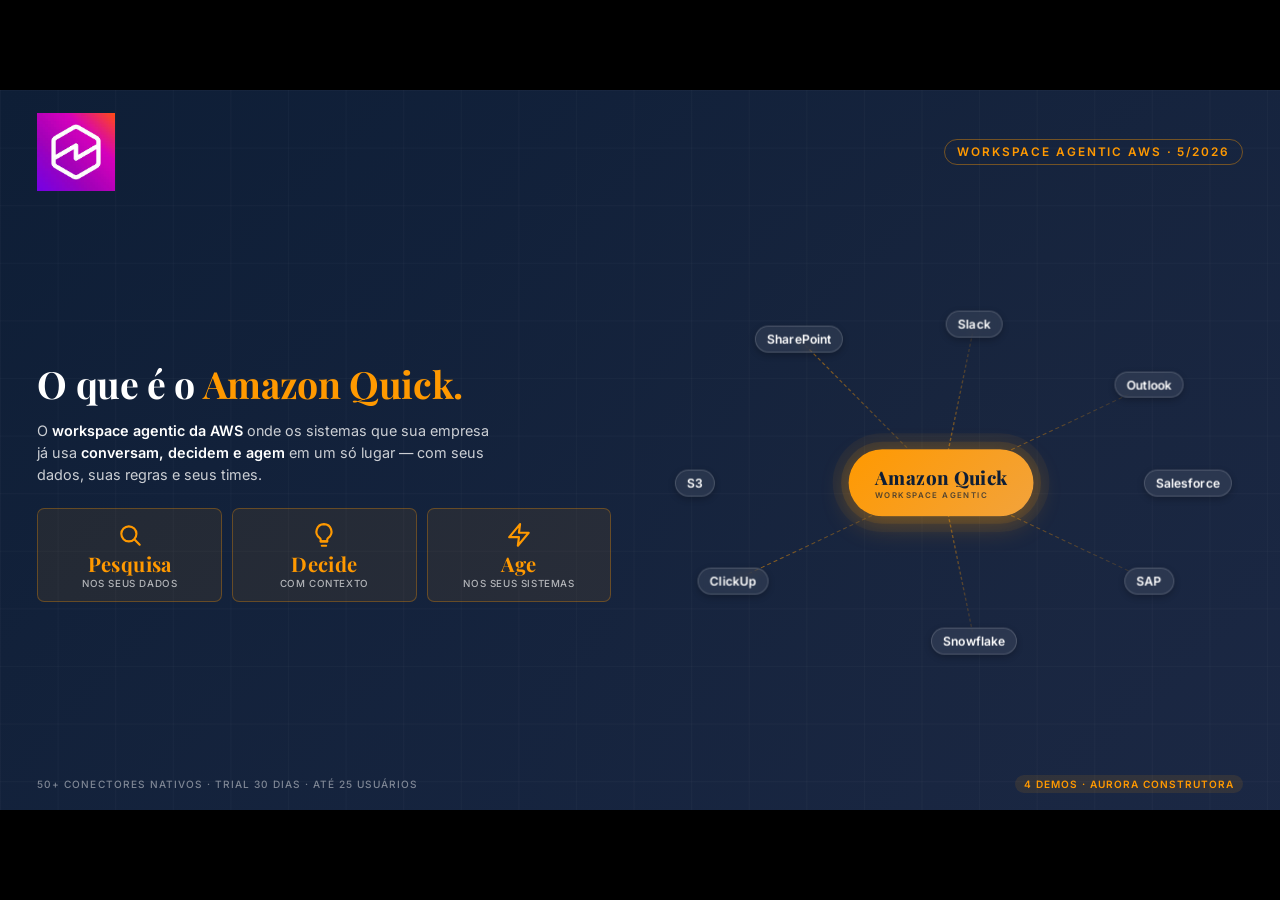
<file: aurora/amazon-quick.html>
<!DOCTYPE html>
<html lang="pt-BR">
<head>
<meta charset="UTF-8">
<meta name="viewport" content="width=device-width, initial-scale=1.0">
<title>Amazon Quick — Slide de abertura</title>
<link rel="preconnect" href="https://fonts.googleapis.com">
<link rel="preconnect" href="https://fonts.gstatic.com" crossorigin>
<link href="https://fonts.googleapis.com/css2?family=Inter:wght@400;500;600;700;800&family=Playfair+Display:wght@600;700;800&display=swap" rel="stylesheet">
<style>
:root {
  --navy: #0E1E36;
  --navy-2: #1B2845;
  --amber: #D4A24C;
  --aws-orange: #FF9900;
  --aws-orange-2: #F2A33C;
  --line: rgba(255,255,255,0.10);
  --u: min(calc(100vw / 16), calc(100vh / 9));
}

* { box-sizing: border-box; margin: 0; padding: 0; }

html, body {
  width: 100%;
  height: 100%;
  font-family: 'Inter', -apple-system, BlinkMacSystemFont, sans-serif;
  color: #fff;
  background: #000;
  overflow: hidden;
}

.slide-stage {
  width: 100vw;
  height: 100vh;
  display: grid;
  place-items: center;
  background: #000;
}

.slide {
  width: calc(var(--u) * 16);
  height: calc(var(--u) * 9);
  position: relative;
  background:
    linear-gradient(135deg, rgba(14,30,54,0.96) 0%, rgba(27,40,69,0.92) 100%),
    radial-gradient(circle at 75% 50%, rgba(255, 153, 0, 0.18) 0%, transparent 55%),
    radial-gradient(circle at 15% 85%, rgba(212, 162, 76, 0.08) 0%, transparent 45%),
    var(--navy);
  color: #fff;
  overflow: hidden;
  font-size: calc(var(--u) * 0.18);
  display: flex;
  flex-direction: column;
  padding: 1.6em 2.6em 1.2em;
  gap: 1em;
}
.slide::before {
  content: '';
  position: absolute;
  inset: 0;
  background-image:
    linear-gradient(rgba(255,255,255,0.022) 1px, transparent 1px),
    linear-gradient(90deg, rgba(255,255,255,0.022) 1px, transparent 1px);
  background-size: 4em 4em;
  pointer-events: none;
}

h1, h2 { font-family: 'Playfair Display', Georgia, serif; letter-spacing: -0.01em; }

/* ============================================================
   HEADER
   ============================================================ */
.slide-header {
  display: flex;
  align-items: center;
  justify-content: space-between;
  flex: 0 0 auto;
  z-index: 3;
}
.brand { display: flex; align-items: center; gap: 0.8em; }
.brand-logo {
  height: 5.4em;
  width: auto;
  max-width: 22em;
  object-fit: contain;
  display: block;
}
.brand-logo-placeholder {
  height: 5.4em;
  min-width: 14em;
  display: grid;
  place-items: center;
  border: 0.14em dashed rgba(255, 153, 0, 0.55);
  border-radius: 0.5em;
  color: var(--aws-orange);
  font-size: 0.95em;
  font-weight: 700;
  letter-spacing: 0.10em;
  text-transform: uppercase;
  padding: 0 1.4em;
  background: rgba(255, 153, 0, 0.06);
}
.slide-tag {
  color: var(--aws-orange);
  font-size: 0.82em;
  font-weight: 600;
  letter-spacing: 0.16em;
  text-transform: uppercase;
  padding: 0.45em 1em;
  border: 1px solid rgba(255, 153, 0, 0.40);
  border-radius: 100px;
}

/* ============================================================
   BODY — duas colunas: texto à esquerda, hub à direita
   ============================================================ */
.body {
  flex: 1 1 auto;
  display: grid;
  grid-template-columns: 1fr 1.05fr;
  gap: 2em;
  align-items: center;
  min-height: 0;
  z-index: 1;
}

/* ---- COLUNA ESQUERDA — texto + verbos ---- */
.intro { display: flex; flex-direction: column; gap: 1.2em; }
.intro-eyebrow {
  display: inline-flex;
  align-items: center;
  gap: 0.5em;
  color: var(--aws-orange);
  font-size: 0.78em;
  font-weight: 700;
  letter-spacing: 0.22em;
  text-transform: uppercase;
}
.intro-eyebrow::before {
  content: '';
  width: 1.6em;
  height: 0.13em;
  background: var(--aws-orange);
}
.intro-title {
  font-size: 2.6em;
  line-height: 1.05;
  font-weight: 700;
  max-width: 14em;
}
.intro-title .accent { color: var(--aws-orange); }
.intro-sub {
  font-size: 1em;
  color: rgba(255,255,255,0.78);
  line-height: 1.5;
  max-width: 32em;
}
.intro-sub strong { color: #fff; font-weight: 600; }

/* 3 verbos em chips horizontais */
.verbs {
  display: flex;
  gap: 0.7em;
  margin-top: 0.4em;
}
.verb {
  flex: 1;
  display: flex;
  flex-direction: column;
  align-items: center;
  gap: 0.25em;
  padding: 0.9em 0.7em 0.85em;
  background: rgba(255,153,0,0.08);
  border: 1px solid rgba(255,153,0,0.30);
  border-radius: 0.5em;
  text-align: center;
}
.verb-icon {
  width: 1.8em;
  height: 1.8em;
  color: var(--aws-orange);
  margin-bottom: 0.15em;
}
.verb-name {
  font-family: 'Playfair Display', serif;
  font-weight: 700;
  font-size: 1.4em;
  color: var(--aws-orange);
  letter-spacing: 0.02em;
  line-height: 1;
}
.verb-hint {
  font-size: 0.68em;
  color: rgba(255,255,255,0.65);
  letter-spacing: 0.06em;
  text-transform: uppercase;
  font-weight: 500;
}

/* ============================================================
   HUB VISUAL — Quick no centro, sistemas ao redor
   ============================================================ */
.hub-wrap {
  position: relative;
  width: 100%;
  height: 100%;
  display: grid;
  place-items: center;
  min-height: 0;
}
.hub {
  position: relative;
  width: min(100%, 38em);
  aspect-ratio: 1.45 / 1;
}
.hub-svg {
  position: absolute;
  inset: 0;
  width: 100%;
  height: 100%;
  z-index: 0;
  overflow: visible;
}
.hub-center {
  position: absolute;
  top: 50%; left: 50%;
  transform: translate(-50%, -50%);
  background: linear-gradient(135deg, var(--aws-orange) 0%, var(--aws-orange-2) 100%);
  color: var(--navy);
  padding: 0.85em 1.4em;
  border-radius: 100px;
  font-family: 'Playfair Display', serif;
  font-weight: 800;
  font-size: 1.3em;
  letter-spacing: 0.02em;
  z-index: 2;
  box-shadow:
    0 0 0 0.4em rgba(255, 153, 0, 0.10),
    0 0 0 0.85em rgba(255, 153, 0, 0.05),
    0 0.4em 1.5em rgba(255, 153, 0, 0.30);
  white-space: nowrap;
}
.hub-center small {
  display: block;
  font-family: 'Inter', sans-serif;
  font-weight: 600;
  font-size: 0.42em;
  letter-spacing: 0.18em;
  text-transform: uppercase;
  color: rgba(14,30,54,0.7);
  margin-top: 0.1em;
}
.hub-pill {
  position: absolute;
  background: rgba(255,255,255,0.08);
  border: 1px solid rgba(255,255,255,0.18);
  padding: 0.4em 0.9em;
  border-radius: 100px;
  font-size: 0.85em;
  font-weight: 600;
  color: #fff;
  white-space: nowrap;
  z-index: 1;
  transform: translate(-50%, -50%);
  backdrop-filter: blur(4px);
  box-shadow: 0 0.2em 0.6em rgba(0,0,0,0.25);
  letter-spacing: 0.01em;
}
/* posições em volta do centro (em proporção ao container) */
.hub-pill-1 { top: 12%;  left: 24%; }   /* NW */
.hub-pill-2 { top: 8%;   left: 56%; }   /* N-NE */
.hub-pill-3 { top: 24%;  left: 88%; }   /* E-NE */
.hub-pill-4 { top: 50%;  left: 95%; }   /* E */
.hub-pill-5 { top: 76%;  left: 88%; }   /* E-SE */
.hub-pill-6 { top: 92%;  left: 56%; }   /* S-SE */
.hub-pill-7 { top: 76%;  left: 12%; }   /* W-SW */
.hub-pill-8 { top: 50%;  left: 5%; }    /* W */

/* ============================================================
   FOOTER
   ============================================================ */
.slide-footer {
  display: flex;
  justify-content: space-between;
  align-items: center;
  flex: 0 0 auto;
  font-size: 0.7em;
  color: rgba(255,255,255,0.45);
  letter-spacing: 0.10em;
  text-transform: uppercase;
  font-weight: 500;
  z-index: 2;
}
.slide-footer .demo-badge {
  color: var(--aws-orange);
  background: rgba(255, 153, 0, 0.10);
  padding: 0.3em 0.85em;
  border-radius: 100px;
  font-weight: 600;
}
</style>
</head>
<body>

<div class="slide-stage">
  <article class="slide">

    <!-- HEADER -->
    <header class="slide-header">
      <div class="brand">
        <img class="brand-logo"
             src="logo-amazon-quick.png"
             alt="Amazon Quick"
             onerror="this.style.display='none'; this.nextElementSibling.style.display='grid';">
        <span class="brand-logo-placeholder" style="display:none;">Logo Amazon Quick</span>
      </div>
      <span class="slide-tag">Workspace Agentic AWS · 5/2026</span>
    </header>

    <!-- BODY: 2 colunas -->
    <div class="body">

      <!-- COLUNA ESQUERDA -->
      <section class="intro">
        <h1 class="intro-title">O que é o <span class="accent">Amazon Quick.</span></h1>
        <p class="intro-sub">O <strong>workspace agentic da AWS</strong> onde os sistemas que sua empresa já usa <strong>conversam, decidem e agem</strong> em um só lugar — com seus dados, suas regras e seus times.</p>

        <div class="verbs">
          <div class="verb">
            <svg class="verb-icon" viewBox="0 0 24 24" fill="none" stroke="currentColor" stroke-width="2" stroke-linecap="round" stroke-linejoin="round" aria-hidden="true">
              <circle cx="11" cy="11" r="7"/>
              <path d="m21 21-4.3-4.3"/>
            </svg>
            <span class="verb-name">Pesquisa</span>
            <span class="verb-hint">nos seus dados</span>
          </div>
          <div class="verb">
            <svg class="verb-icon" viewBox="0 0 24 24" fill="none" stroke="currentColor" stroke-width="2" stroke-linecap="round" stroke-linejoin="round" aria-hidden="true">
              <path d="M9 18h6"/>
              <path d="M10 22h4"/>
              <path d="M12 2a7 7 0 0 0-4 12.7c.6.5 1 1.2 1 2V18h6v-1.3c0-.8.4-1.5 1-2A7 7 0 0 0 12 2z"/>
            </svg>
            <span class="verb-name">Decide</span>
            <span class="verb-hint">com contexto</span>
          </div>
          <div class="verb">
            <svg class="verb-icon" viewBox="0 0 24 24" fill="none" stroke="currentColor" stroke-width="2" stroke-linecap="round" stroke-linejoin="round" aria-hidden="true">
              <polygon points="13 2 3 14 12 14 11 22 21 10 12 10 13 2"/>
            </svg>
            <span class="verb-name">Age</span>
            <span class="verb-hint">nos seus sistemas</span>
          </div>
        </div>
      </section>

      <!-- COLUNA DIREITA — Hub visual -->
      <section class="hub-wrap">
        <div class="hub">

          <!-- linhas conectando o centro a cada pill -->
          <svg class="hub-svg" viewBox="0 0 100 100" preserveAspectRatio="none">
            <defs>
              <linearGradient id="lineGrad" x1="0%" y1="0%" x2="100%" y2="0%">
                <stop offset="0%"   stop-color="#FF9900" stop-opacity="0.55"/>
                <stop offset="100%" stop-color="#FF9900" stop-opacity="0.10"/>
              </linearGradient>
            </defs>
            <g stroke="url(#lineGrad)" stroke-width="0.25" stroke-dasharray="0.8 0.6" fill="none">
              <line x1="50" y1="50" x2="24" y2="12"/>
              <line x1="50" y1="50" x2="56" y2="8"/>
              <line x1="50" y1="50" x2="88" y2="24"/>
              <line x1="50" y1="50" x2="95" y2="50"/>
              <line x1="50" y1="50" x2="88" y2="76"/>
              <line x1="50" y1="50" x2="56" y2="92"/>
              <line x1="50" y1="50" x2="12" y2="76"/>
              <line x1="50" y1="50" x2="5"  y2="50"/>
            </g>
          </svg>

          <!-- 8 sistemas ao redor -->
          <span class="hub-pill hub-pill-1">SharePoint</span>
          <span class="hub-pill hub-pill-2">Slack</span>
          <span class="hub-pill hub-pill-3">Outlook</span>
          <span class="hub-pill hub-pill-4">Salesforce</span>
          <span class="hub-pill hub-pill-5">SAP</span>
          <span class="hub-pill hub-pill-6">Snowflake</span>
          <span class="hub-pill hub-pill-7">ClickUp</span>
          <span class="hub-pill hub-pill-8">S3</span>

          <!-- núcleo: Amazon Quick -->
          <div class="hub-center">
            Amazon Quick
            <small>workspace agentic</small>
          </div>
        </div>
      </section>

    </div>

    <!-- FOOTER -->
    <footer class="slide-footer">
      <span>50+ conectores nativos · trial 30 dias · até 25 usuários</span>
      <span class="demo-badge">4 demos · Aurora Construtora</span>
    </footer>

  </article>
</div>

</body>
</html>
</file>
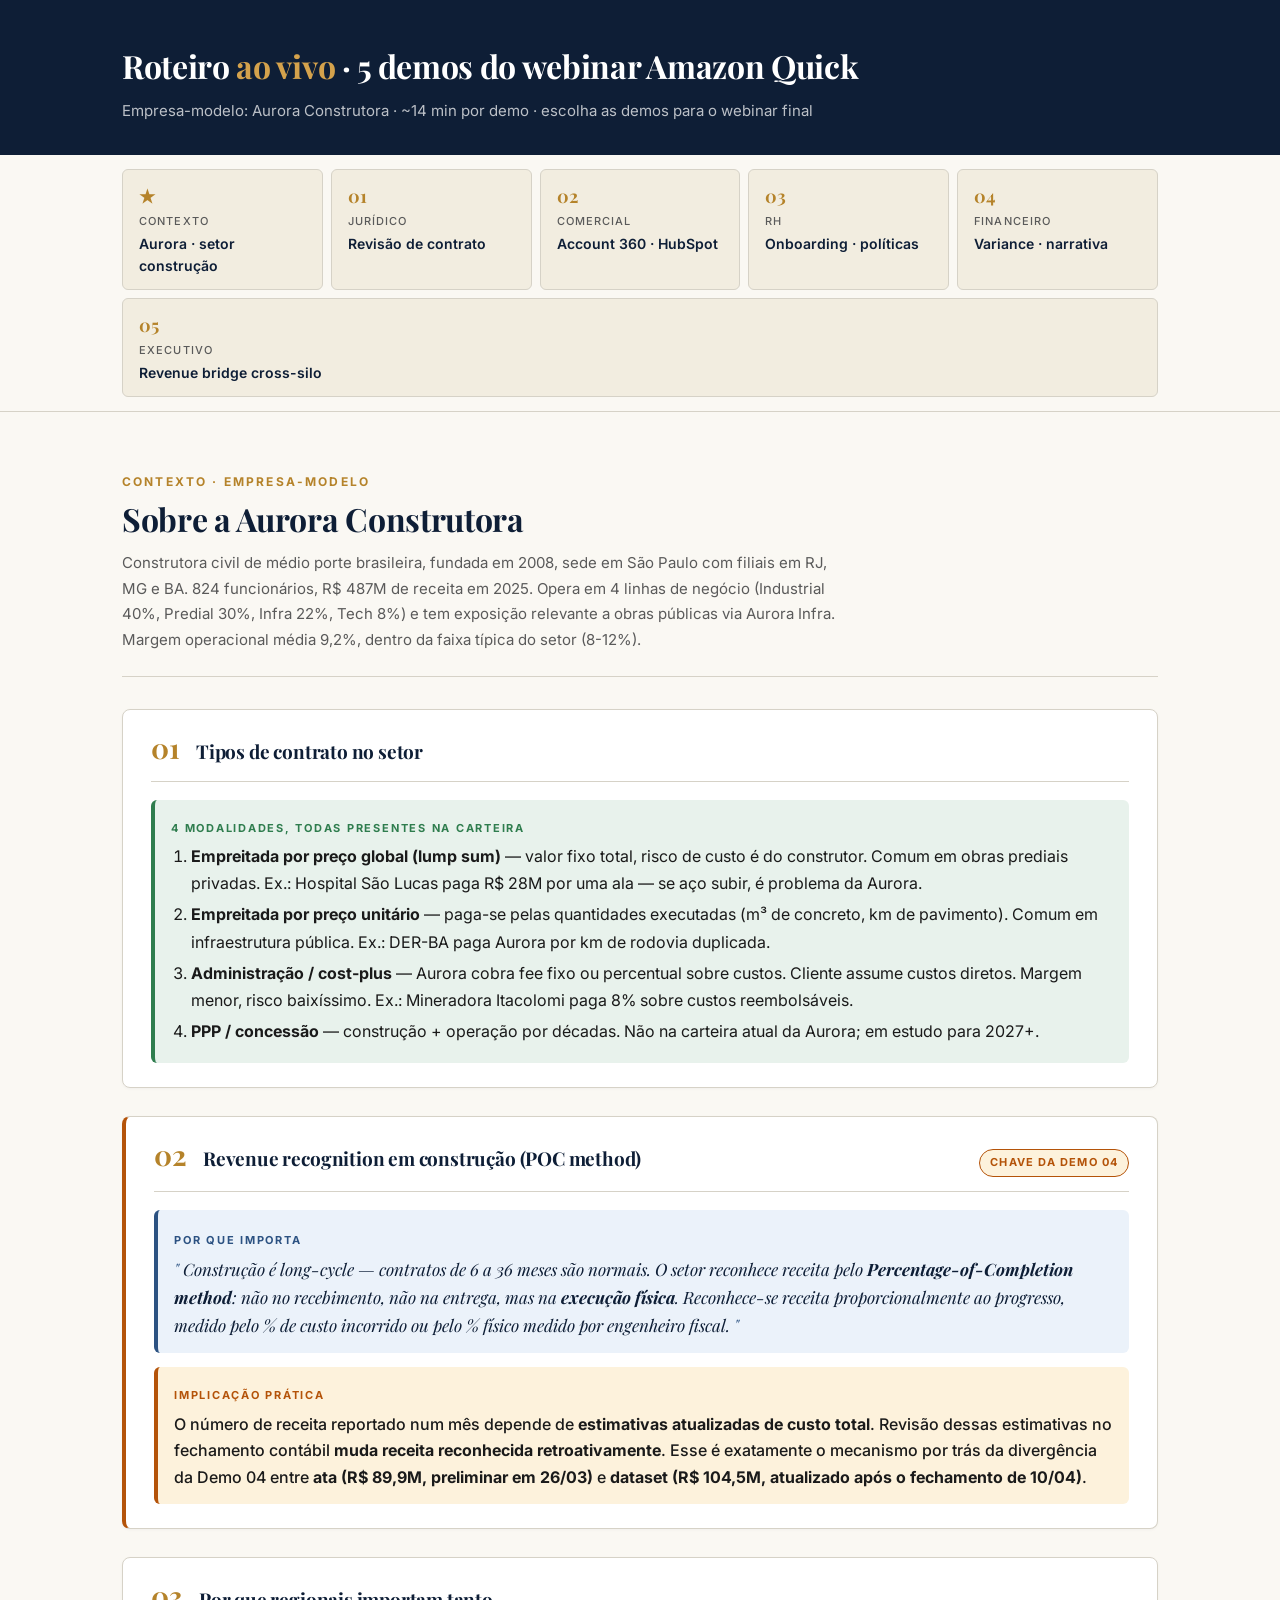
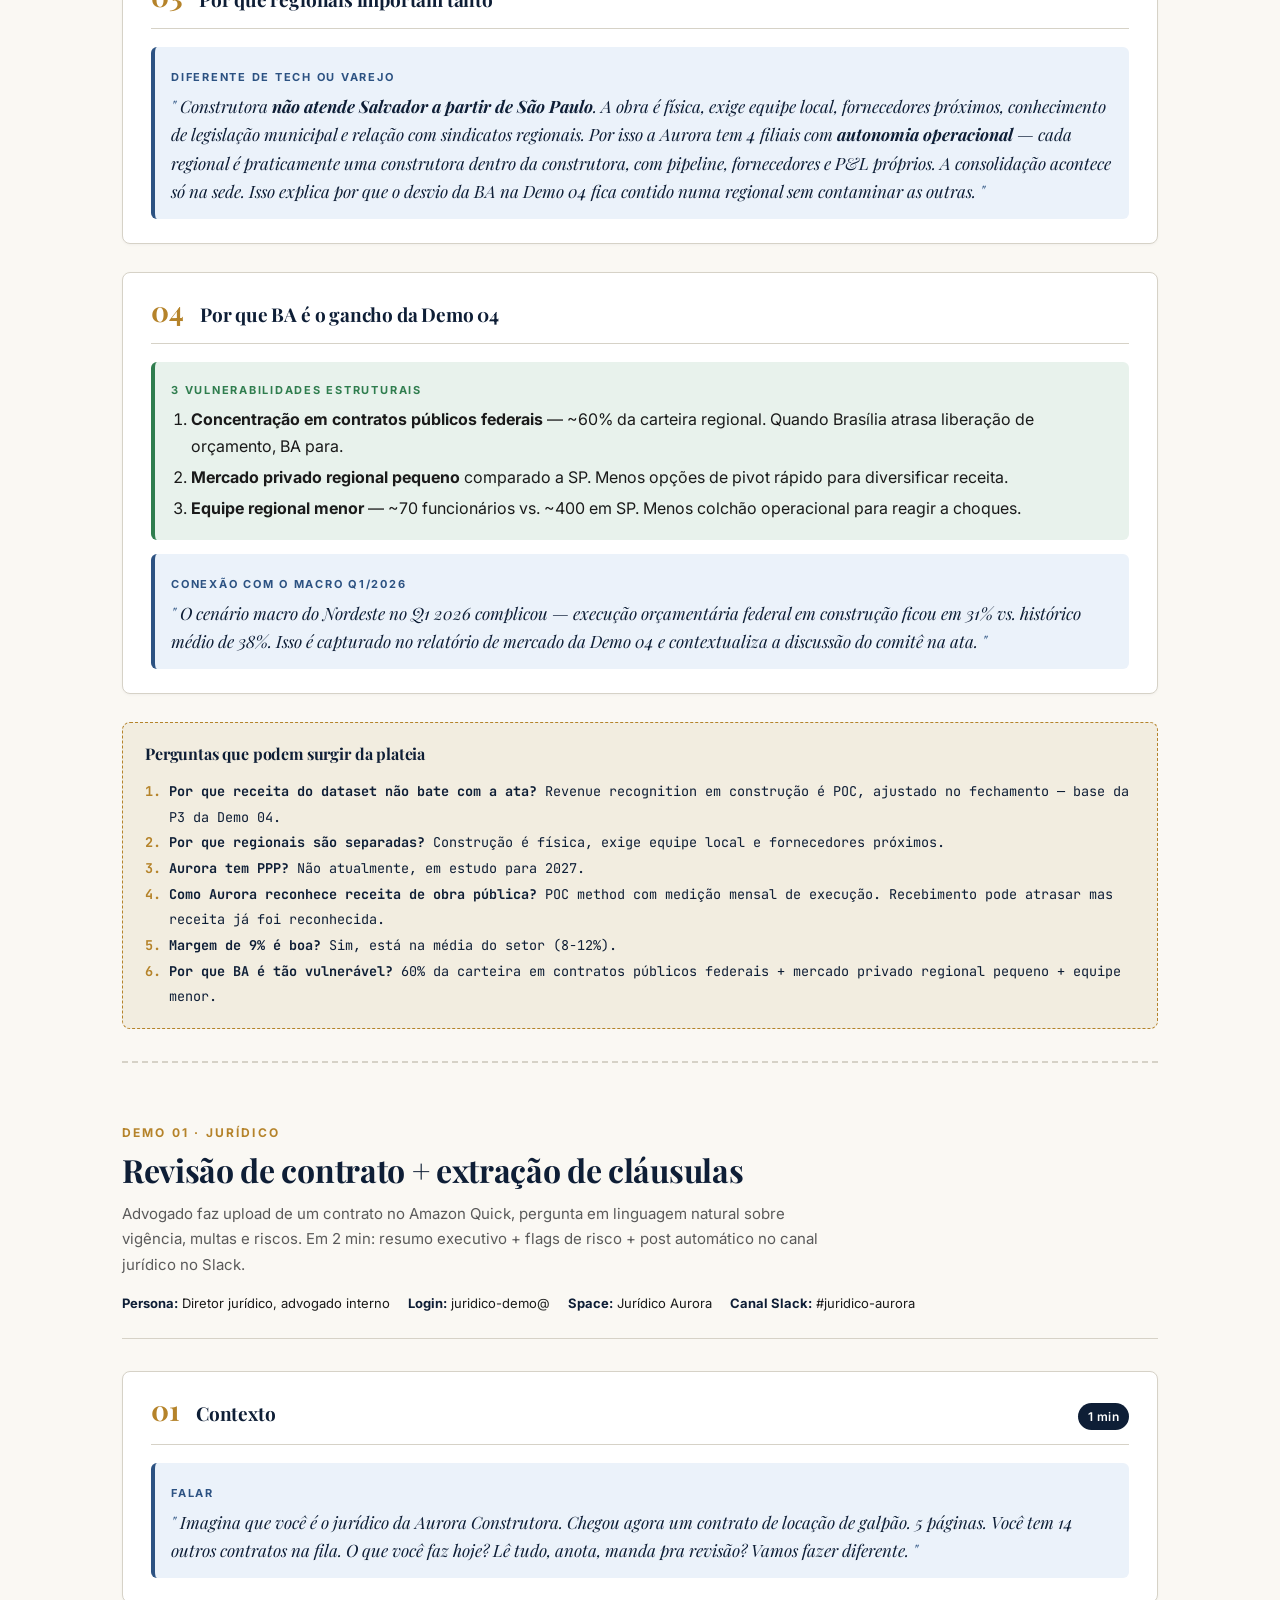
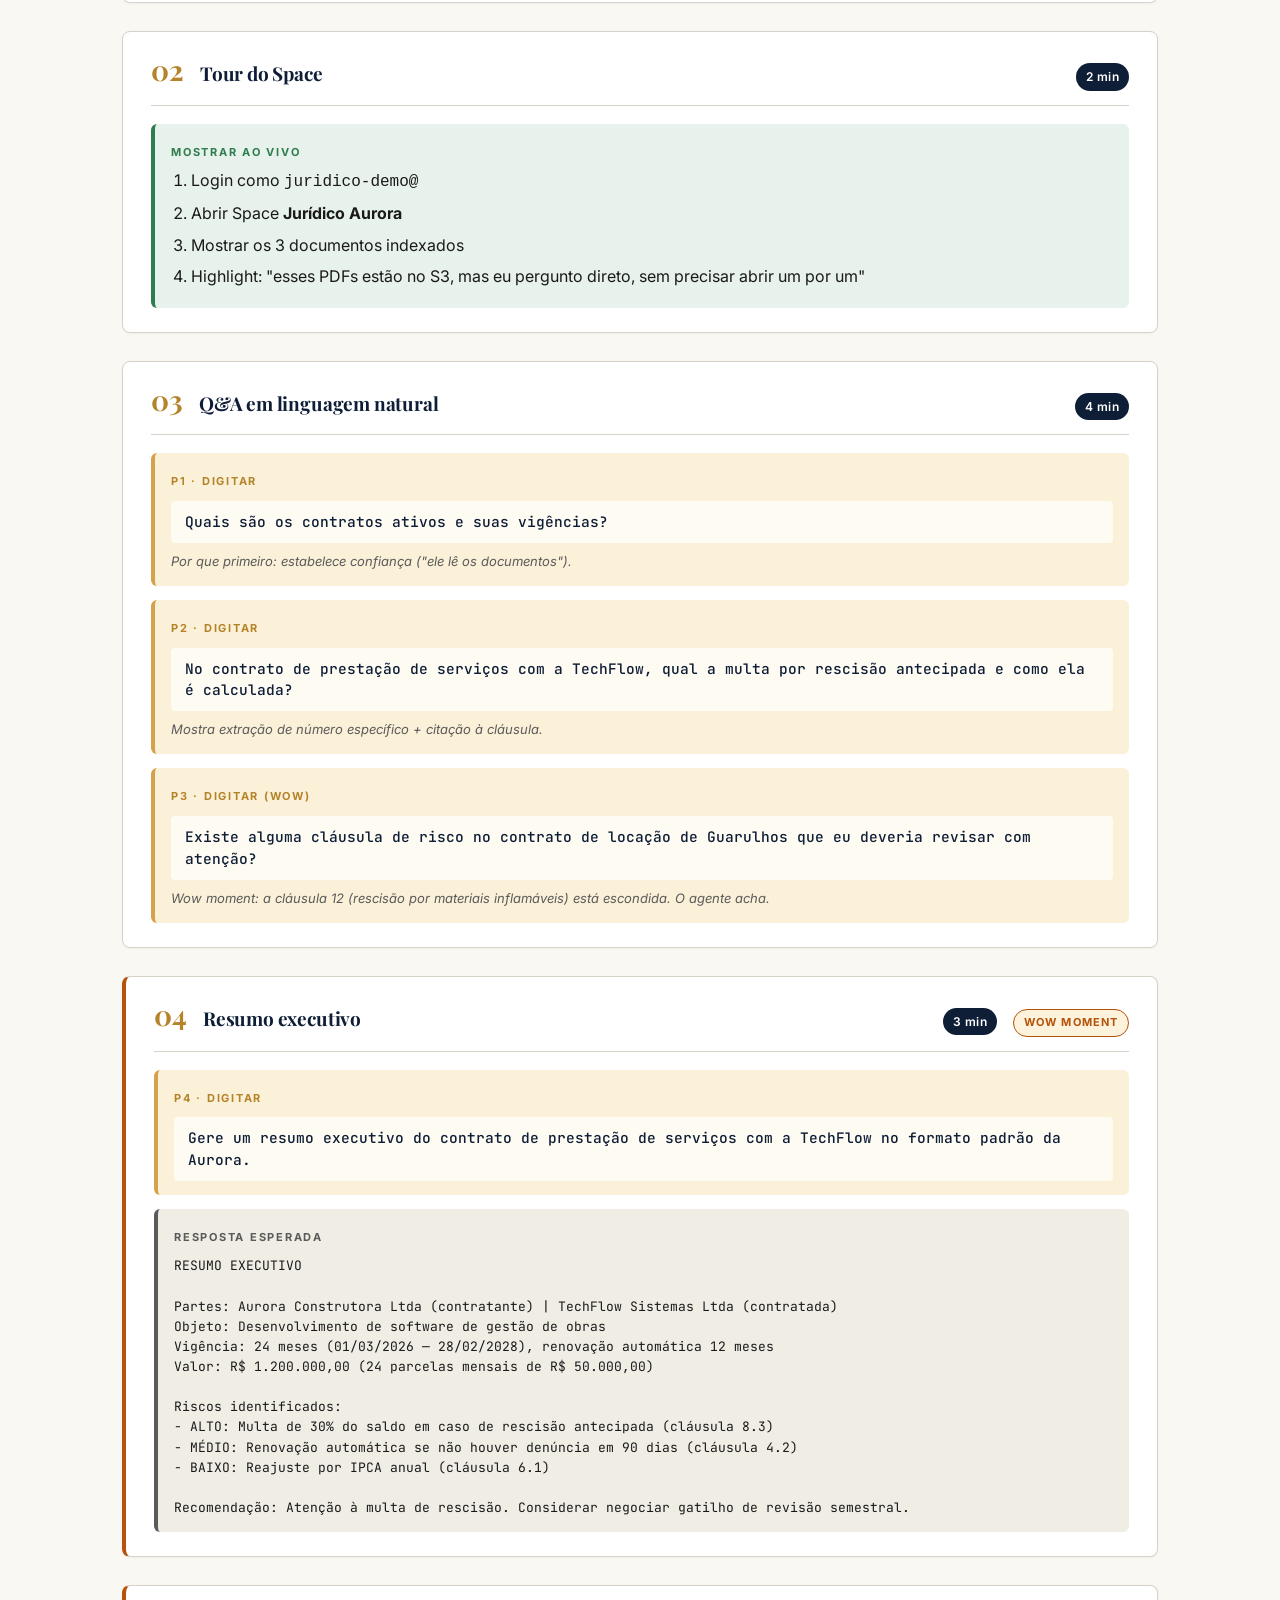
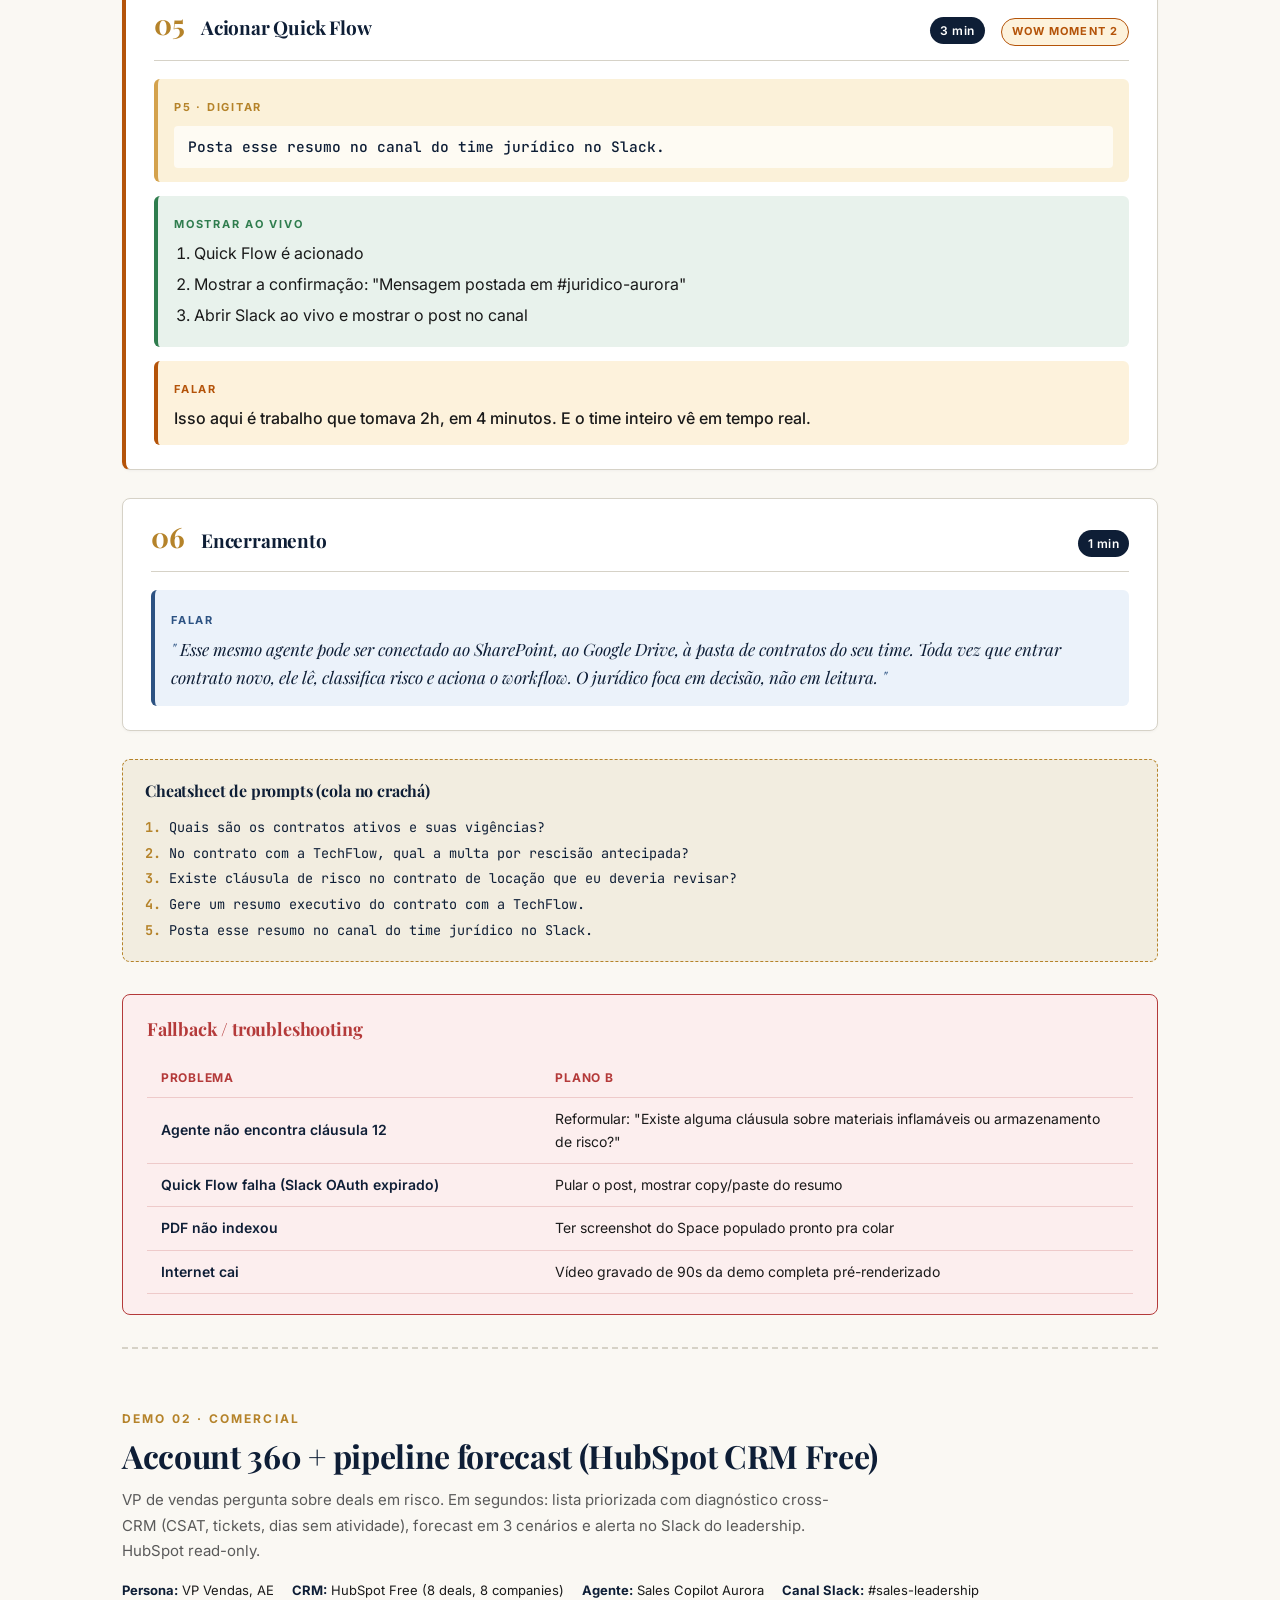
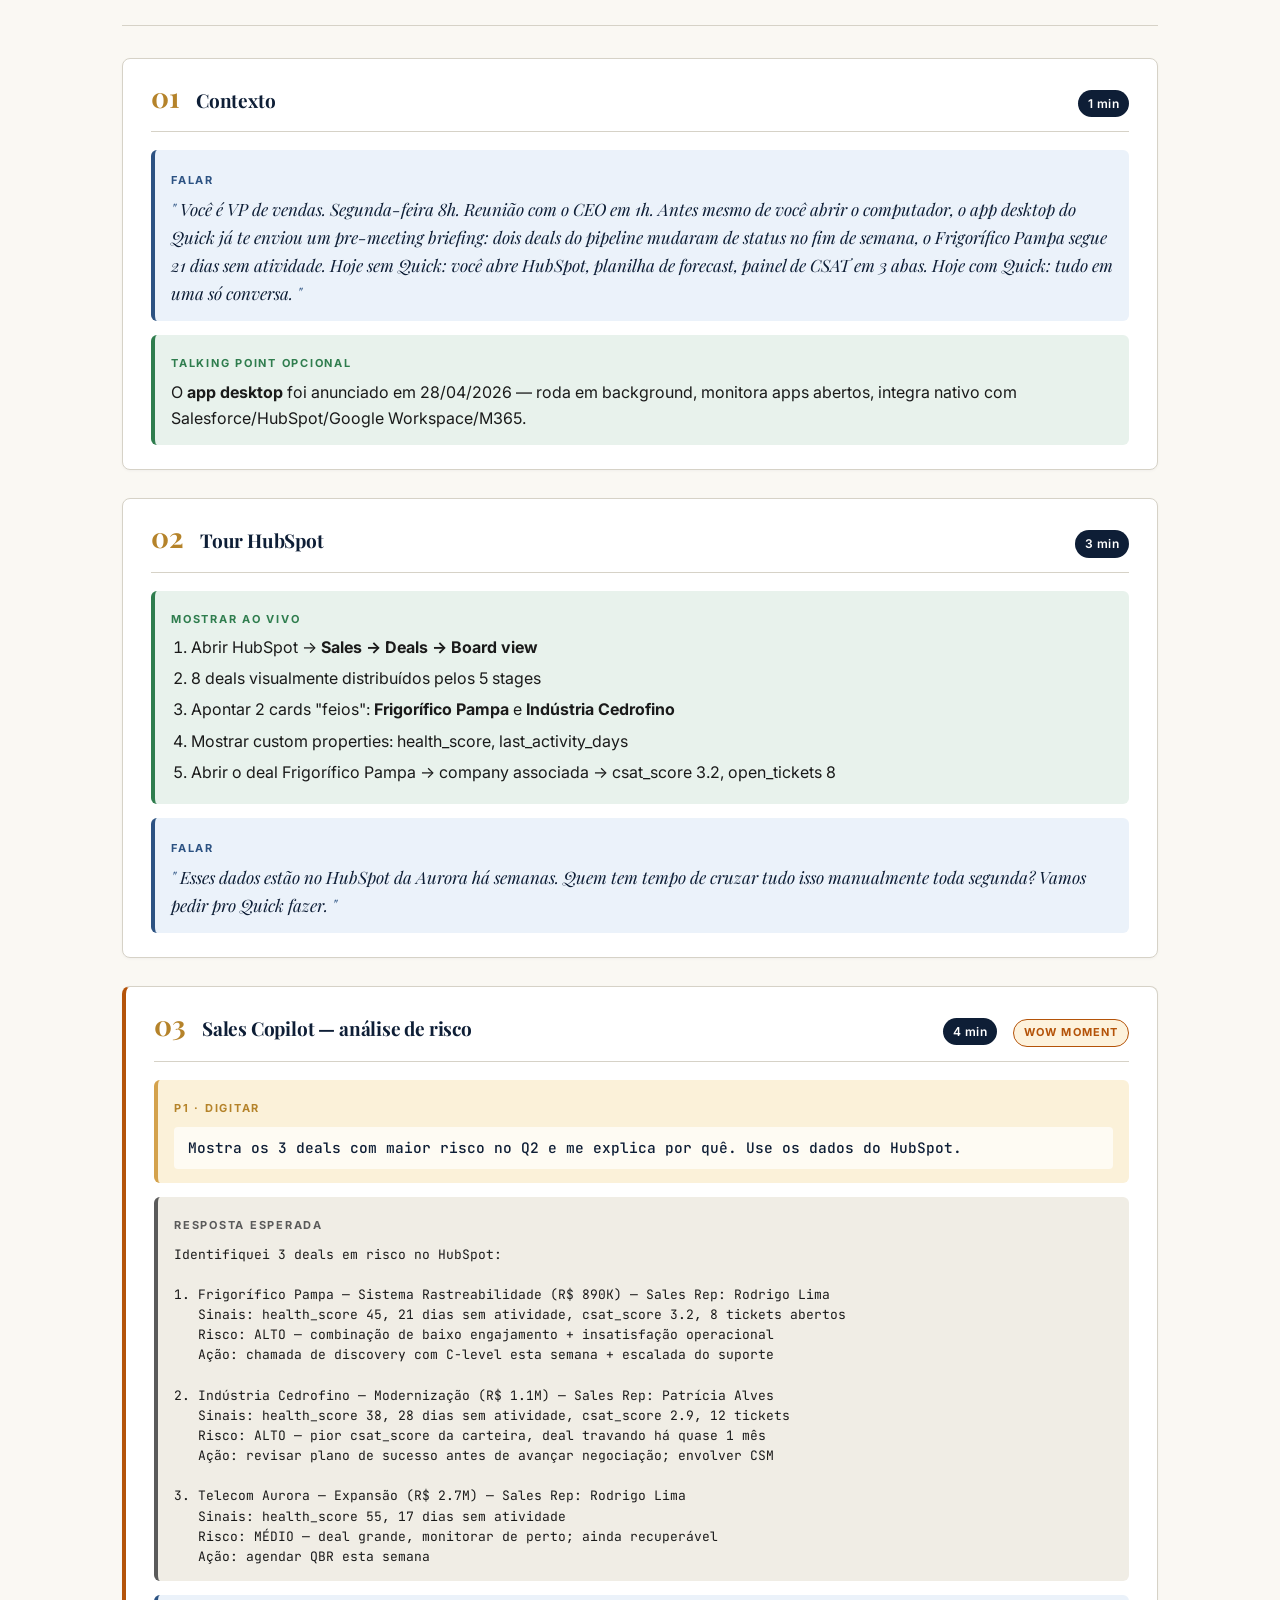
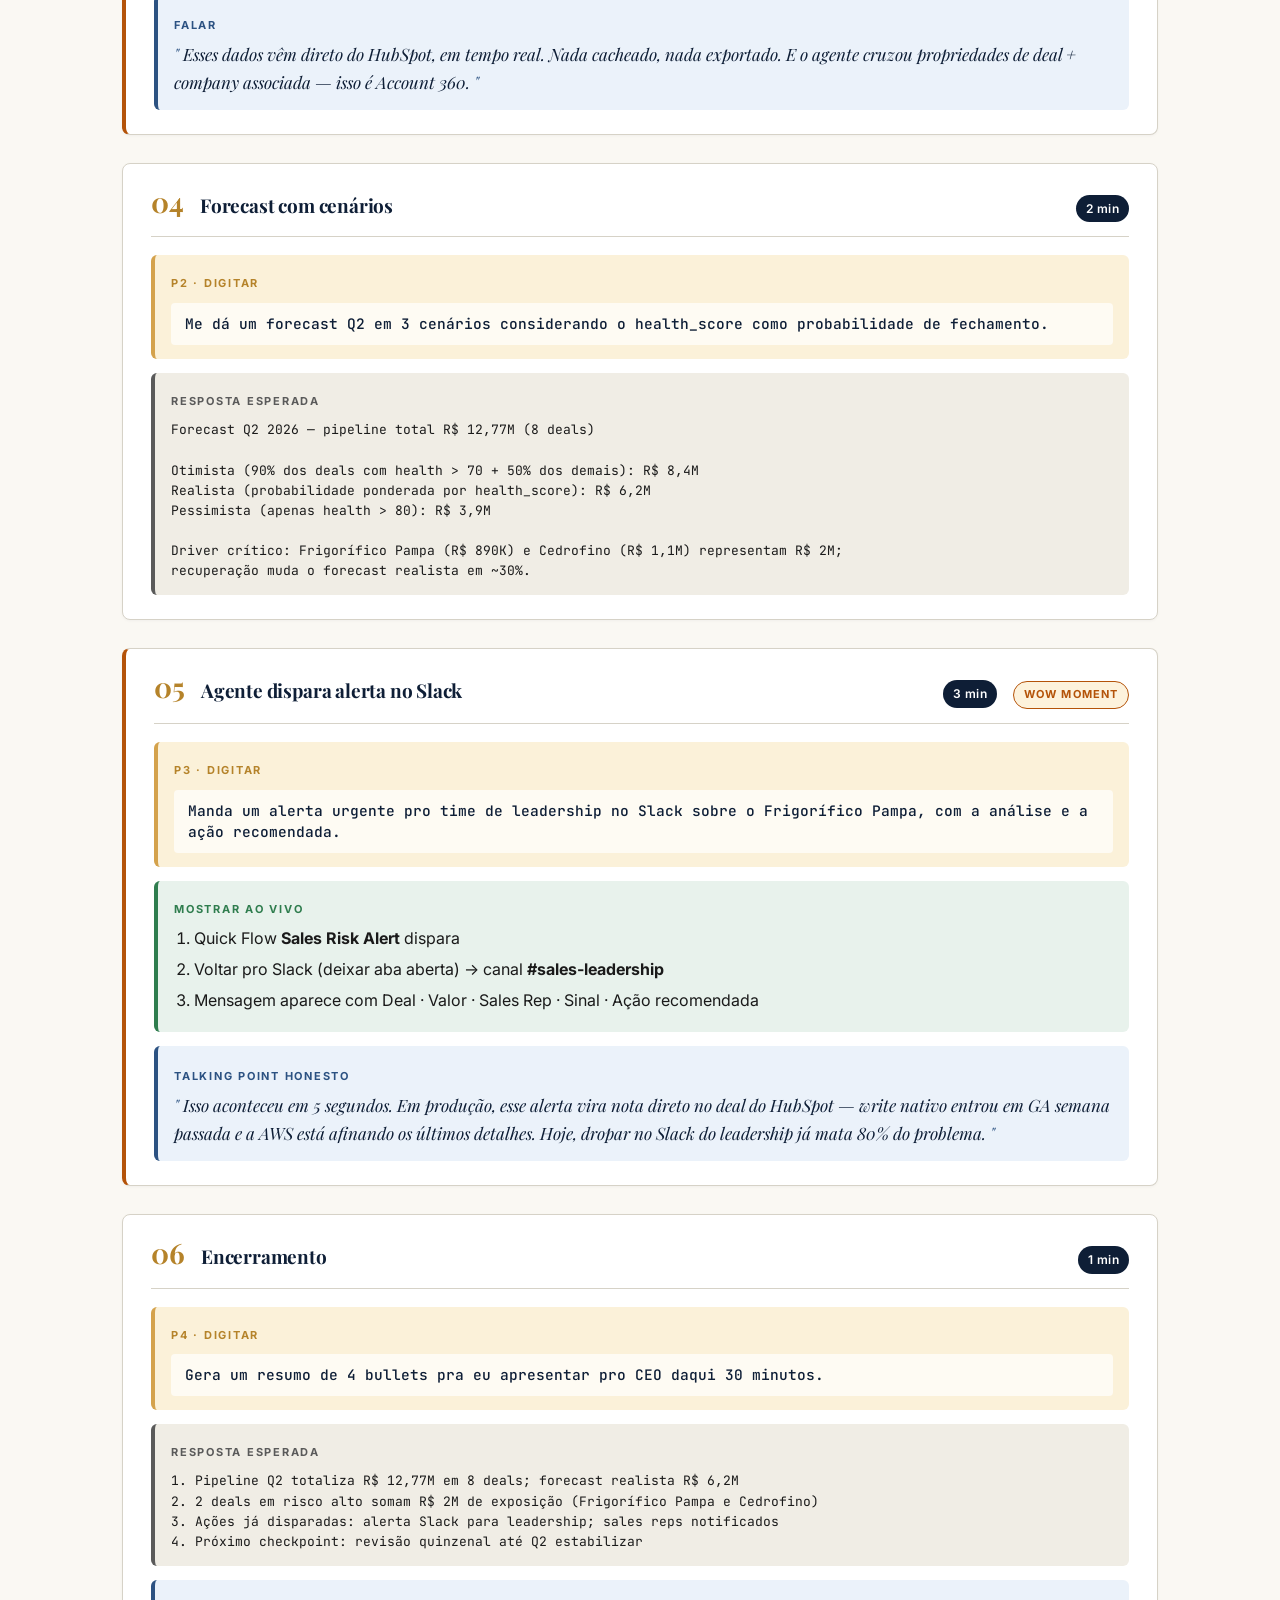
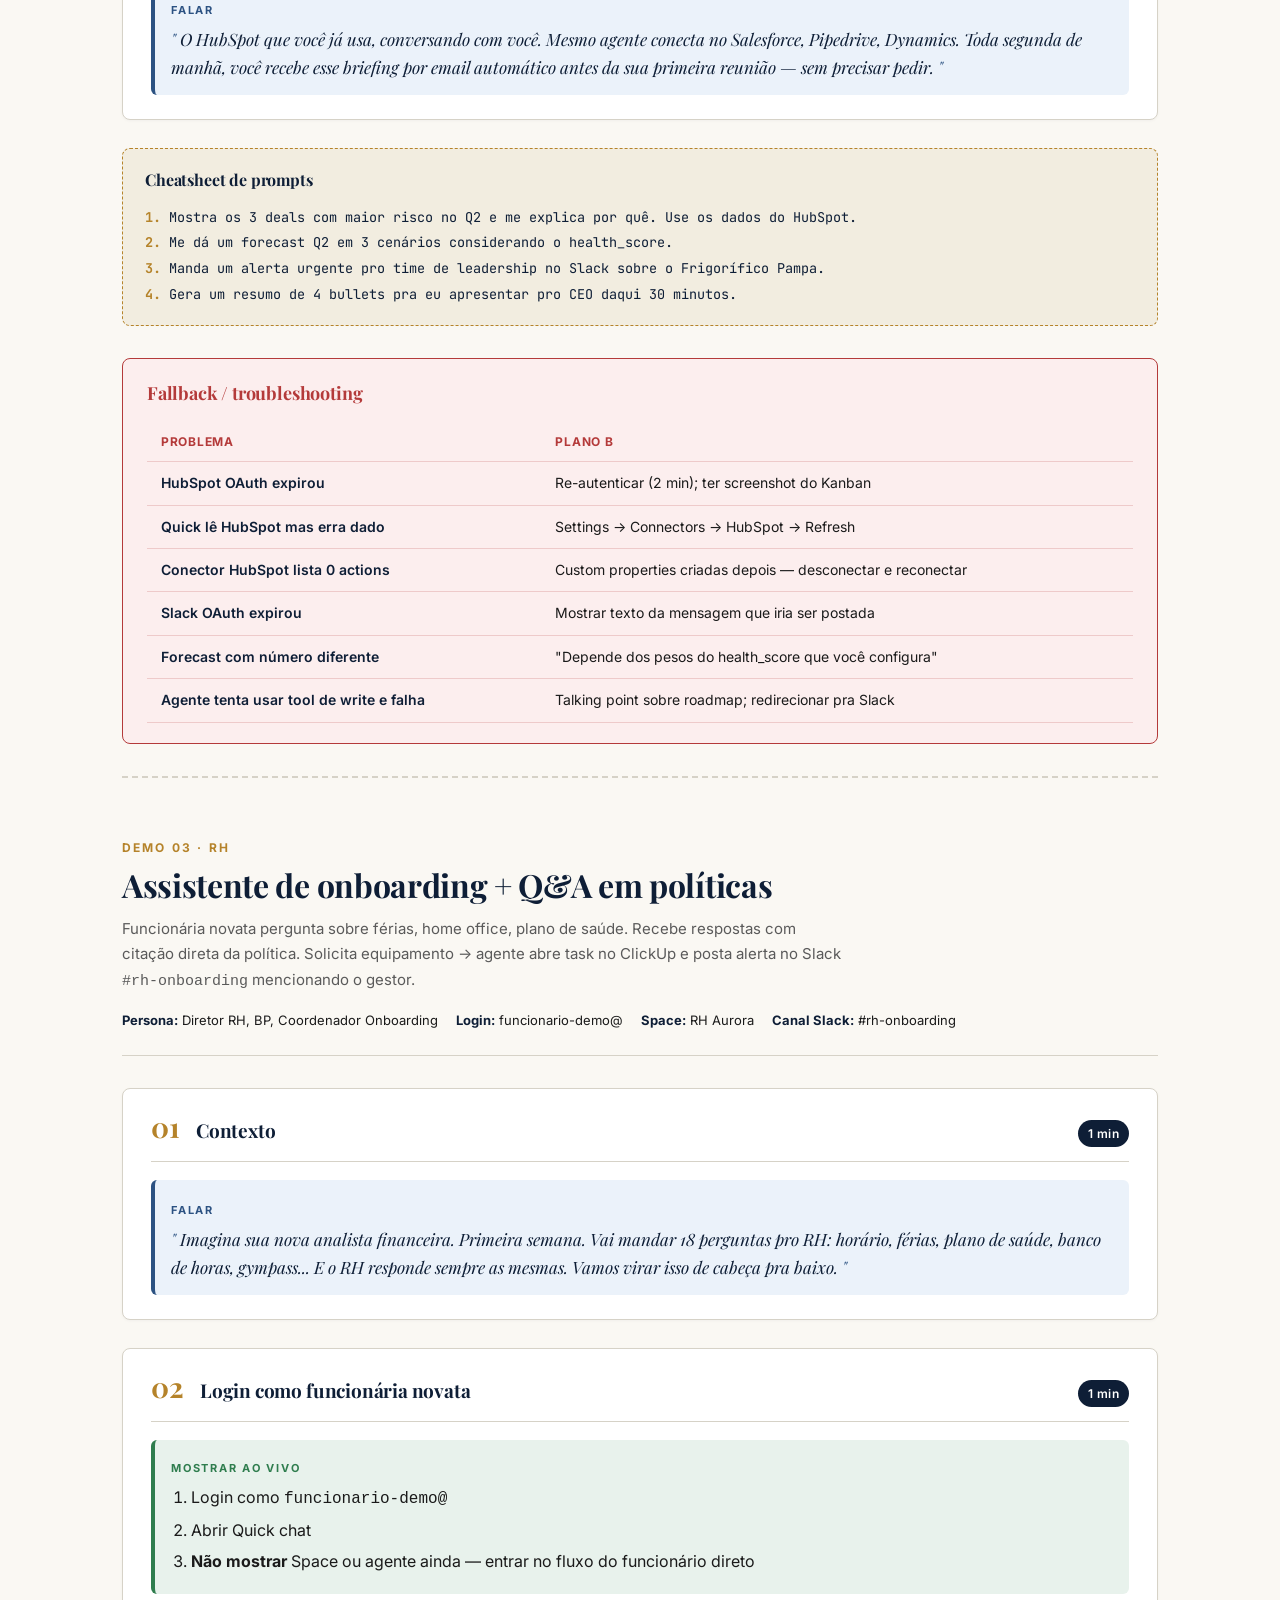
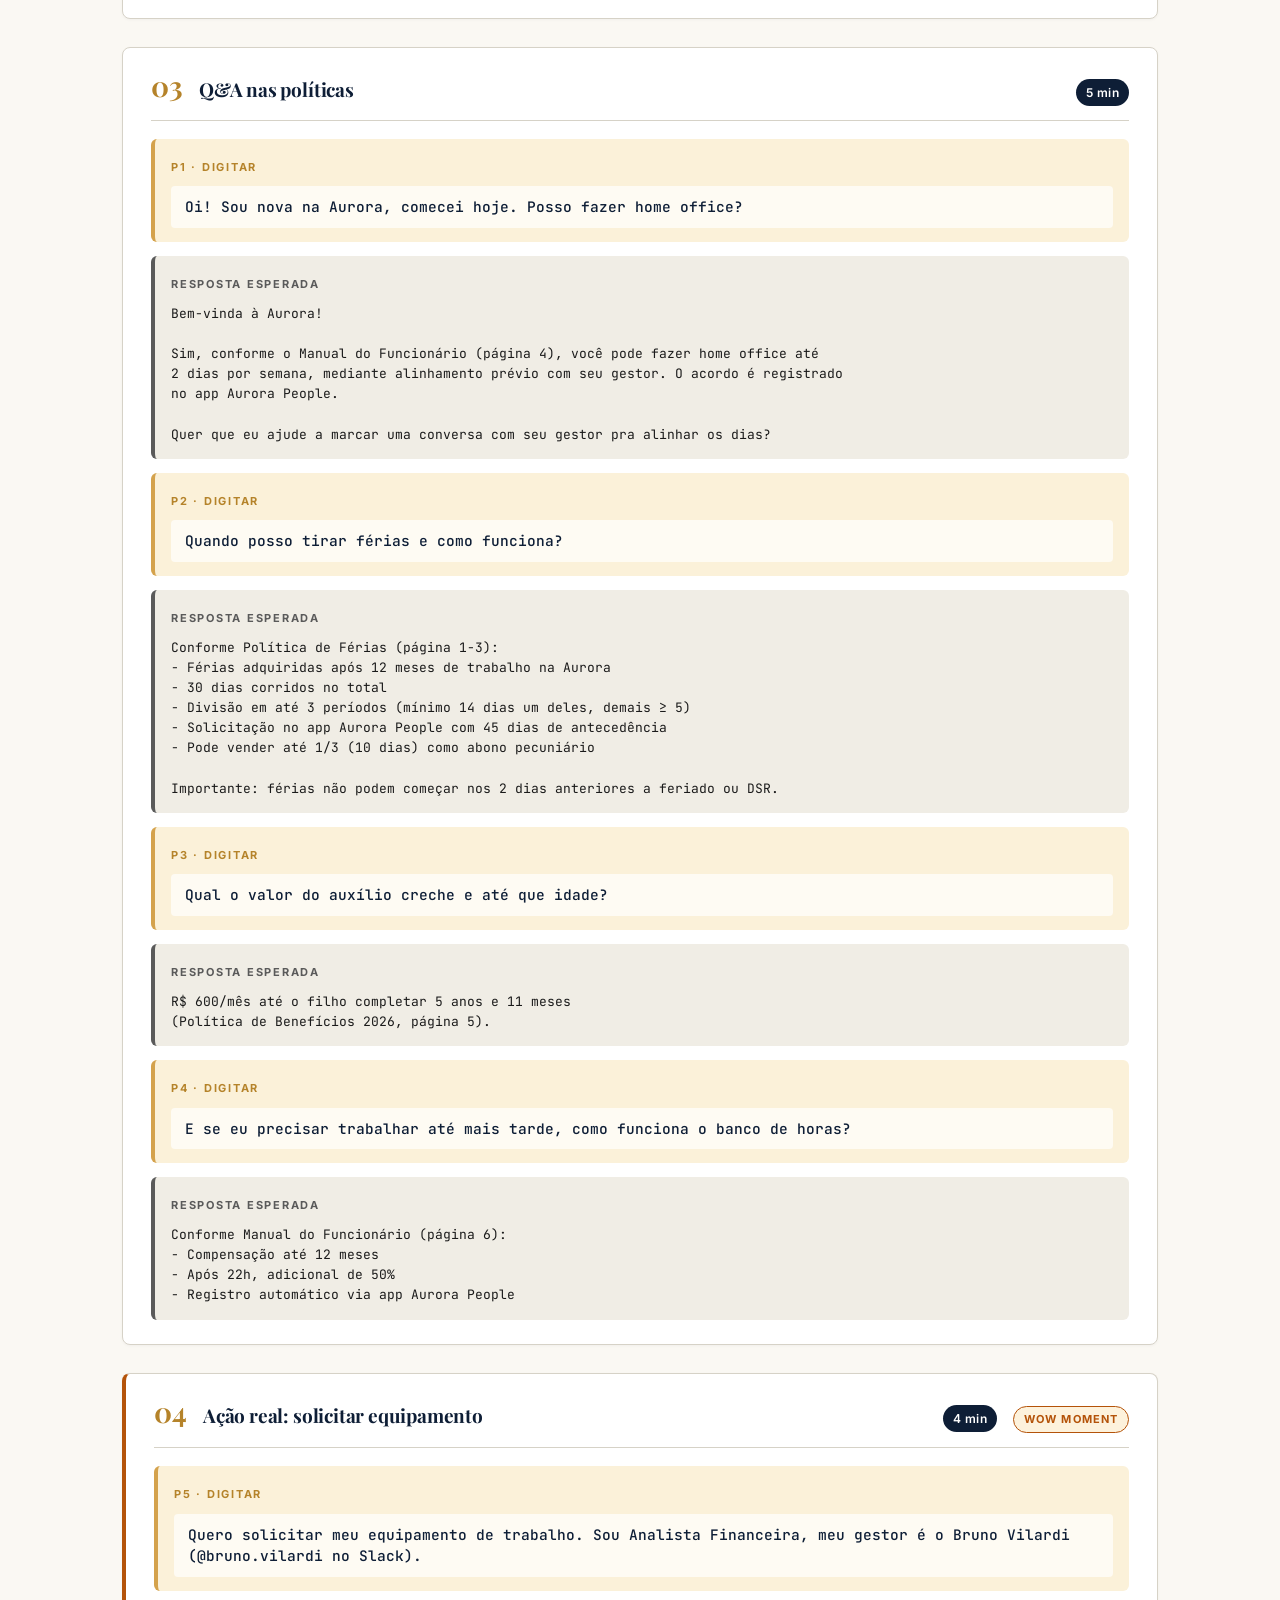
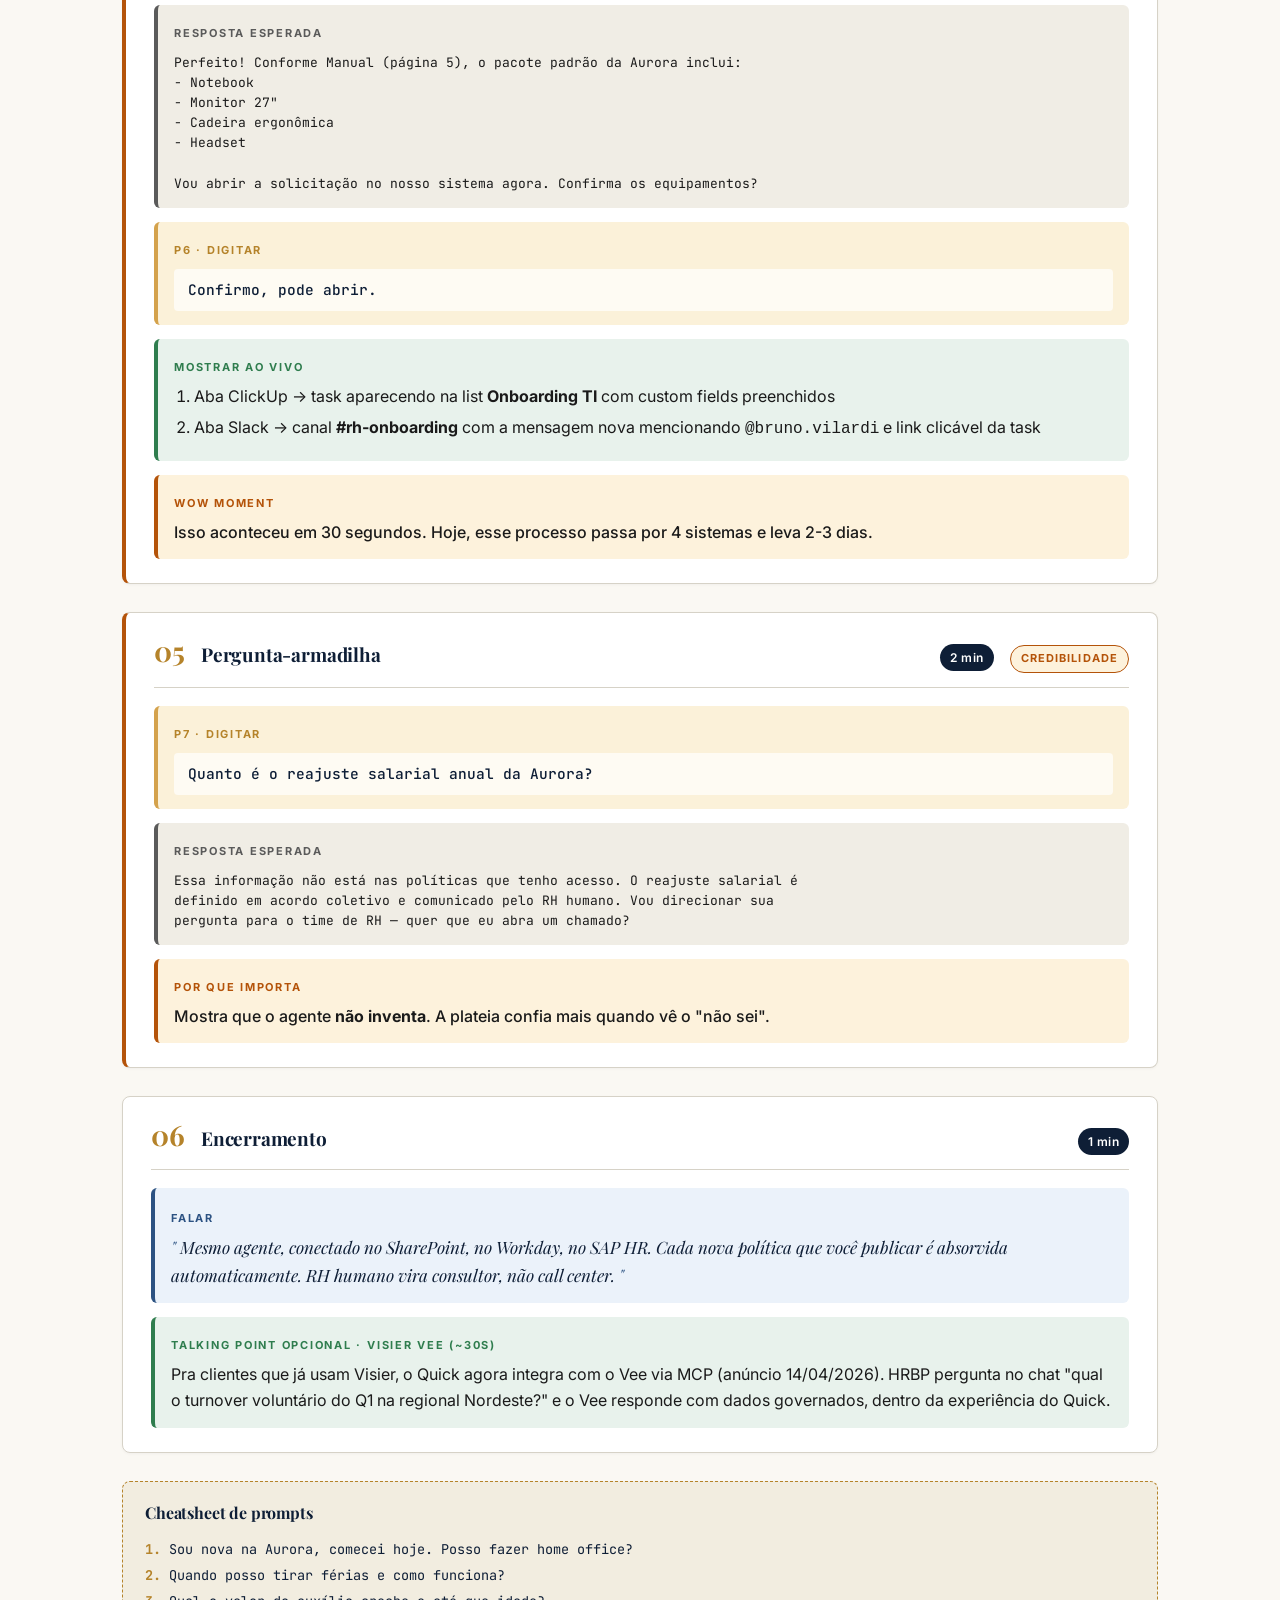
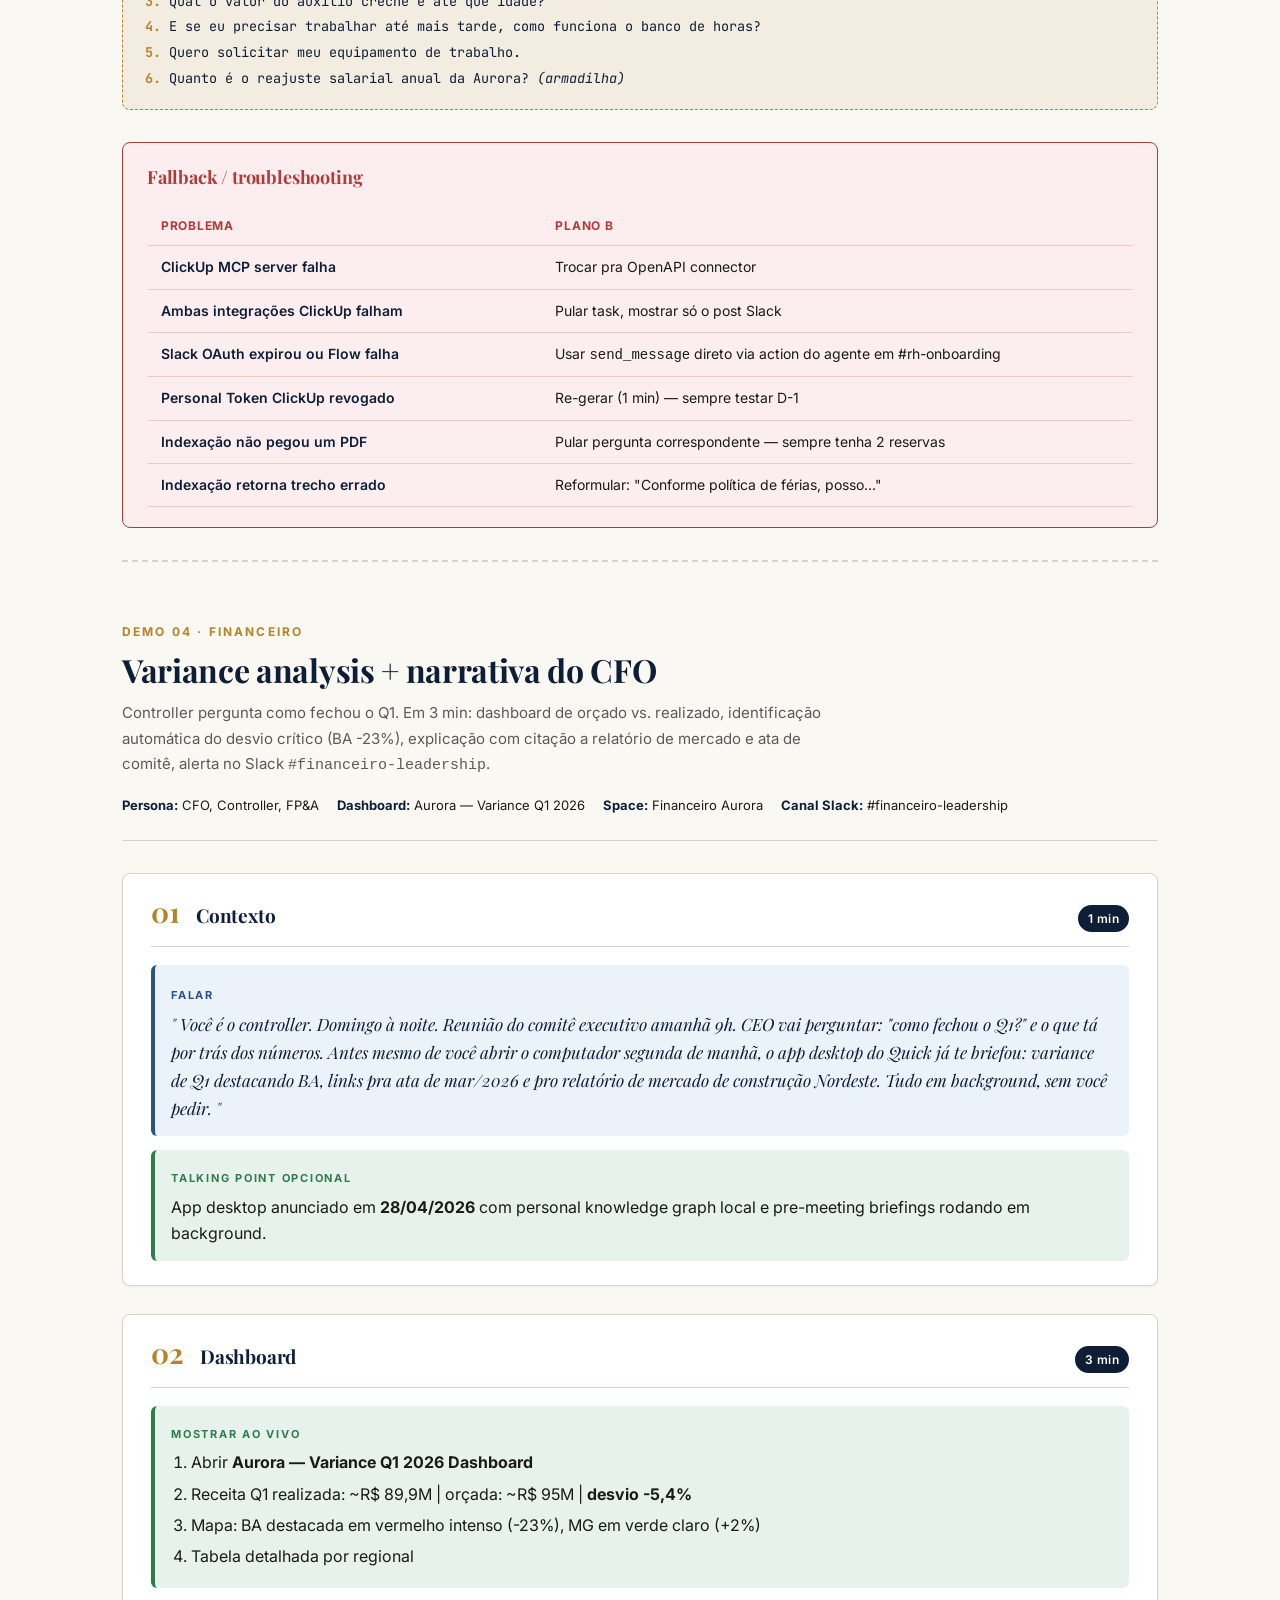
<file: aurora/demos-script.html>
<!DOCTYPE html>
<html lang="pt-BR">
<head>
<meta charset="UTF-8">
<meta name="viewport" content="width=device-width, initial-scale=1.0">
<title>Roteiro das demos · Webinar Amazon Quick</title>
<link rel="preconnect" href="https://fonts.googleapis.com">
<link rel="preconnect" href="https://fonts.gstatic.com" crossorigin>
<link href="https://fonts.googleapis.com/css2?family=Inter:wght@400;500;600;700;800&family=Playfair+Display:wght@600;700&family=JetBrains+Mono:wght@400;500;600&display=swap" rel="stylesheet">
<style>
:root {
  --navy: #0E1E36;
  --navy-2: #1B2845;
  --amber: #D4A24C;
  --amber-dark: #B5832A;
  --aws-orange: #FF9900;
  --bg: #FAF8F3;
  --bg-2: #F2EDE0;
  --text: #1A1A1A;
  --muted: #5A5A5A;
  --line: #D6D2C7;
  --quote: #2C5282;
  --quote-bg: #EBF2FA;
  --prompt-bg: #FBF1D9;
  --prompt-border: #D4A24C;
  --show: #2F7D4E;
  --show-bg: #E8F2EC;
  --wow: #B45309;
  --wow-bg: #FDF2DC;
  --fallback: #B43A3A;
  --fallback-bg: #FCEEEE;
  --code-bg: #F0EDE5;
}

* { box-sizing: border-box; margin: 0; padding: 0; }
html { scroll-behavior: smooth; scroll-padding-top: 6em; }
body {
  font-family: 'Inter', -apple-system, BlinkMacSystemFont, sans-serif;
  font-size: 16px;
  line-height: 1.6;
  color: var(--text);
  background: var(--bg);
}
h1, h2, h3 { font-family: 'Playfair Display', Georgia, serif; letter-spacing: -0.01em; }
.container { max-width: 1100px; margin: 0 auto; padding: 0 32px; }

/* ============================================================
   PAGE HEADER
   ============================================================ */
.page-header {
  background: var(--navy);
  color: #fff;
  padding: 40px 0 32px;
}
.page-header h1 {
  font-size: 32px;
  font-weight: 700;
  margin-bottom: 8px;
}
.page-header h1 .accent { color: var(--amber); }
.page-header-sub {
  color: rgba(255,255,255,0.72);
  font-size: 15px;
}

/* ============================================================
   STICKY NAV
   ============================================================ */
.nav-tabs {
  position: sticky;
  top: 0;
  z-index: 50;
  background: var(--bg);
  border-bottom: 1px solid var(--line);
  padding: 14px 0;
}
.nav-tabs-inner {
  display: flex;
  gap: 8px;
  flex-wrap: wrap;
}
.nav-tab {
  flex: 1;
  min-width: 200px;
  padding: 12px 16px;
  background: var(--bg-2);
  border: 1px solid var(--line);
  border-radius: 6px;
  color: var(--navy);
  font-weight: 600;
  font-size: 14px;
  text-decoration: none;
  display: flex;
  flex-direction: column;
  gap: 2px;
  transition: background 0.15s, transform 0.15s, border-color 0.15s;
}
.nav-tab:hover { background: var(--amber); border-color: var(--amber-dark); transform: translateY(-1px); }
.nav-tab .nav-tab-num {
  font-family: 'Playfair Display', serif;
  font-size: 18px;
  font-weight: 700;
  color: var(--amber-dark);
}
.nav-tab:hover .nav-tab-num { color: var(--navy); }
.nav-tab .nav-tab-area {
  font-size: 11px;
  letter-spacing: 0.10em;
  text-transform: uppercase;
  color: var(--muted);
  font-weight: 500;
}

/* ============================================================
   DEMO SECTION
   ============================================================ */
.demo {
  padding: 56px 0 32px;
  border-bottom: 2px dashed var(--line);
}
.demo:last-child { border-bottom: none; }
.demo-header {
  margin-bottom: 32px;
  padding-bottom: 24px;
  border-bottom: 1px solid var(--line);
}
.demo-eyebrow {
  display: inline-block;
  color: var(--amber-dark);
  font-size: 12px;
  font-weight: 700;
  letter-spacing: 0.18em;
  text-transform: uppercase;
  margin-bottom: 10px;
}
.demo h2 {
  font-size: 32px;
  color: var(--navy);
  font-weight: 700;
  line-height: 1.15;
  margin-bottom: 12px;
}
.demo-summary {
  font-size: 15px;
  color: var(--muted);
  line-height: 1.7;
  max-width: 80ch;
}
.demo-meta {
  display: flex;
  gap: 18px;
  flex-wrap: wrap;
  margin-top: 16px;
  font-size: 13px;
}
.demo-meta strong { color: var(--navy); font-weight: 700; }

/* ============================================================
   BLOCO
   ============================================================ */
.bloco {
  margin-bottom: 28px;
  padding: 24px 28px;
  background: #fff;
  border: 1px solid var(--line);
  border-radius: 8px;
  box-shadow: 0 1px 3px rgba(14,30,54,0.04);
}
.bloco.bloco-wow { border-left: 4px solid var(--wow); }
.bloco-header {
  display: flex;
  align-items: baseline;
  gap: 16px;
  margin-bottom: 18px;
  padding-bottom: 14px;
  border-bottom: 1px solid var(--line);
  flex-wrap: wrap;
}
.bloco-num {
  font-family: 'Playfair Display', serif;
  font-size: 28px;
  font-weight: 700;
  color: var(--amber-dark);
  line-height: 1;
}
.bloco h3 {
  font-size: 19px;
  color: var(--navy);
  font-weight: 700;
  flex: 1;
}
.bloco-time {
  background: var(--navy);
  color: #fff;
  padding: 4px 10px;
  border-radius: 100px;
  font-size: 12px;
  font-weight: 600;
  letter-spacing: 0.04em;
}
.bloco-wow-tag {
  background: var(--wow-bg);
  color: var(--wow);
  border: 1px solid var(--wow);
  padding: 4px 10px;
  border-radius: 100px;
  font-size: 11px;
  font-weight: 700;
  letter-spacing: 0.10em;
  text-transform: uppercase;
}

/* ============================================================
   ACTION BLOCKS
   ============================================================ */
.action {
  margin-top: 14px;
  padding: 14px 16px;
  border-radius: 6px;
  border-left: 4px solid;
  position: relative;
}
.action-label {
  display: inline-block;
  font-size: 11px;
  font-weight: 700;
  letter-spacing: 0.16em;
  text-transform: uppercase;
  margin-bottom: 6px;
}
.action p { line-height: 1.65; }

/* FALAR — quote */
.action-say {
  background: var(--quote-bg);
  border-left-color: var(--quote);
  font-family: 'Playfair Display', serif;
  font-style: italic;
  font-size: 17px;
  line-height: 1.55;
  color: var(--navy);
}
.action-say .action-label {
  font-family: 'Inter', sans-serif;
  font-style: normal;
  color: var(--quote);
}
.action-say p::before { content: '"'; color: var(--quote); margin-right: 4px; }
.action-say p::after  { content: '"'; color: var(--quote); margin-left: 4px; }

/* PROMPT — to type */
.action-prompt {
  background: var(--prompt-bg);
  border-left-color: var(--prompt-border);
}
.action-prompt .action-label { color: var(--amber-dark); }
.action-prompt code {
  display: block;
  font-family: 'JetBrains Mono', monospace;
  font-size: 14.5px;
  font-weight: 500;
  color: var(--navy);
  line-height: 1.5;
  margin-top: 4px;
  padding: 10px 14px;
  background: rgba(255,255,255,0.7);
  border-radius: 4px;
  user-select: all;
  white-space: pre-wrap;
  word-break: break-word;
}
.action-prompt-why {
  margin-top: 8px;
  font-size: 13px;
  color: var(--muted);
  font-style: italic;
}

/* RESPOSTA — expected */
.action-expected {
  background: var(--code-bg);
  border-left-color: var(--muted);
}
.action-expected .action-label { color: var(--muted); }
.action-expected pre {
  font-family: 'JetBrains Mono', monospace;
  font-size: 13px;
  line-height: 1.55;
  white-space: pre-wrap;
  word-break: break-word;
  color: var(--text);
  margin-top: 4px;
}

/* MOSTRAR — what to show */
.action-show {
  background: var(--show-bg);
  border-left-color: var(--show);
}
.action-show .action-label { color: var(--show); }
.action-show ol, .action-show ul {
  margin-left: 20px;
  line-height: 1.7;
}
.action-show li { margin-bottom: 4px; }

/* WOW — wow moment */
.action-wow {
  background: var(--wow-bg);
  border-left-color: var(--wow);
}
.action-wow .action-label { color: var(--wow); }
.action-wow p { font-weight: 500; }

/* FALLBACK */
.fallback-section {
  margin-top: 32px;
  padding: 20px 24px;
  background: var(--fallback-bg);
  border: 1px solid var(--fallback);
  border-radius: 8px;
}
.fallback-section h3 {
  font-size: 18px;
  color: var(--fallback);
  margin-bottom: 14px;
  font-weight: 700;
}
.fallback-section table {
  width: 100%;
  border-collapse: collapse;
  font-size: 14px;
}
.fallback-section th, .fallback-section td {
  text-align: left;
  padding: 10px 14px;
  border-bottom: 1px solid rgba(180,58,58,0.20);
}
.fallback-section th {
  color: var(--fallback);
  font-weight: 700;
  font-size: 12px;
  letter-spacing: 0.06em;
  text-transform: uppercase;
}
.fallback-section td:first-child { font-weight: 600; color: var(--navy); width: 40%; }

/* PROMPTS CHEATSHEET */
.cheatsheet {
  margin-top: 24px;
  padding: 18px 22px;
  background: var(--bg-2);
  border: 1px dashed var(--amber-dark);
  border-radius: 8px;
}
.cheatsheet h3 {
  font-size: 16px;
  color: var(--navy);
  margin-bottom: 12px;
  font-weight: 700;
}
.cheatsheet ol {
  margin-left: 24px;
  font-family: 'JetBrains Mono', monospace;
  font-size: 13.5px;
  line-height: 1.9;
  color: var(--navy);
}
.cheatsheet ol li::marker { color: var(--amber-dark); font-weight: 700; }

/* PRINT */
@media print {
  .nav-tabs { position: static; }
  .demo { page-break-after: always; }
  body { font-size: 11pt; }
}
</style>
</head>
<body>

<!-- ============================================================
     PAGE HEADER
     ============================================================ -->
<header class="page-header">
  <div class="container">
    <h1>Roteiro <span class="accent">ao vivo</span> · 5 demos do webinar Amazon Quick</h1>
    <p class="page-header-sub">Empresa-modelo: Aurora Construtora · ~14 min por demo · escolha as demos para o webinar final</p>
  </div>
</header>

<!-- ============================================================
     STICKY NAV
     ============================================================ -->
<nav class="nav-tabs">
  <div class="container">
    <div class="nav-tabs-inner">
      <a href="#contexto" class="nav-tab">
        <span class="nav-tab-num">★</span>
        <span class="nav-tab-area">Contexto</span>
        <span>Aurora · setor construção</span>
      </a>
      <a href="#demo-01" class="nav-tab">
        <span class="nav-tab-num">01</span>
        <span class="nav-tab-area">Jurídico</span>
        <span>Revisão de contrato</span>
      </a>
      <a href="#demo-02" class="nav-tab">
        <span class="nav-tab-num">02</span>
        <span class="nav-tab-area">Comercial</span>
        <span>Account 360 · HubSpot</span>
      </a>
      <a href="#demo-03" class="nav-tab">
        <span class="nav-tab-num">03</span>
        <span class="nav-tab-area">RH</span>
        <span>Onboarding · políticas</span>
      </a>
      <a href="#demo-04" class="nav-tab">
        <span class="nav-tab-num">04</span>
        <span class="nav-tab-area">Financeiro</span>
        <span>Variance · narrativa</span>
      </a>
      <a href="#demo-05" class="nav-tab">
        <span class="nav-tab-num">05</span>
        <span class="nav-tab-area">Executivo</span>
        <span>Revenue bridge cross-silo</span>
      </a>
    </div>
  </div>
</nav>

<main class="container">

<!-- ============================================================
     SOBRE A AURORA — CONTEXTO DE NEGÓCIO
     ============================================================ -->
<section class="demo" id="contexto">
  <header class="demo-header">
    <span class="demo-eyebrow">Contexto · empresa-modelo</span>
    <h2>Sobre a Aurora Construtora</h2>
    <p class="demo-summary">Construtora civil de médio porte brasileira, fundada em 2008, sede em São Paulo com filiais em RJ, MG e BA. 824 funcionários, R$ 487M de receita em 2025. Opera em 4 linhas de negócio (Industrial 40%, Predial 30%, Infra 22%, Tech 8%) e tem exposição relevante a obras públicas via Aurora Infra. Margem operacional média 9,2%, dentro da faixa típica do setor (8-12%).</p>
  </header>

  <article class="bloco">
    <div class="bloco-header">
      <span class="bloco-num">01</span>
      <h3>Tipos de contrato no setor</h3>
    </div>
    <div class="action action-show">
      <span class="action-label">4 modalidades, todas presentes na carteira</span>
      <ol>
        <li><strong>Empreitada por preço global (lump sum)</strong> — valor fixo total, risco de custo é do construtor. Comum em obras prediais privadas. Ex.: Hospital São Lucas paga R$ 28M por uma ala — se aço subir, é problema da Aurora.</li>
        <li><strong>Empreitada por preço unitário</strong> — paga-se pelas quantidades executadas (m³ de concreto, km de pavimento). Comum em infraestrutura pública. Ex.: DER-BA paga Aurora por km de rodovia duplicada.</li>
        <li><strong>Administração / cost-plus</strong> — Aurora cobra fee fixo ou percentual sobre custos. Cliente assume custos diretos. Margem menor, risco baixíssimo. Ex.: Mineradora Itacolomi paga 8% sobre custos reembolsáveis.</li>
        <li><strong>PPP / concessão</strong> — construção + operação por décadas. Não na carteira atual da Aurora; em estudo para 2027+.</li>
      </ol>
    </div>
  </article>

  <article class="bloco bloco-wow">
    <div class="bloco-header">
      <span class="bloco-num">02</span>
      <h3>Revenue recognition em construção (POC method)</h3>
      <span class="bloco-wow-tag">Chave da Demo 04</span>
    </div>
    <div class="action action-say">
      <span class="action-label">Por que importa</span>
      <p>Construção é long-cycle — contratos de 6 a 36 meses são normais. O setor reconhece receita pelo <strong>Percentage-of-Completion method</strong>: não no recebimento, não na entrega, mas na <strong>execução física</strong>. Reconhece-se receita proporcionalmente ao progresso, medido pelo % de custo incorrido ou pelo % físico medido por engenheiro fiscal.</p>
    </div>
    <div class="action action-wow">
      <span class="action-label">Implicação prática</span>
      <p>O número de receita reportado num mês depende de <strong>estimativas atualizadas de custo total</strong>. Revisão dessas estimativas no fechamento contábil <strong>muda receita reconhecida retroativamente</strong>. Esse é exatamente o mecanismo por trás da divergência da Demo 04 entre <strong>ata (R$ 89,9M, preliminar em 26/03)</strong> e <strong>dataset (R$ 104,5M, atualizado após o fechamento de 10/04)</strong>.</p>
    </div>
  </article>

  <article class="bloco">
    <div class="bloco-header">
      <span class="bloco-num">03</span>
      <h3>Por que regionais importam tanto</h3>
    </div>
    <div class="action action-say">
      <span class="action-label">Diferente de tech ou varejo</span>
      <p>Construtora <strong>não atende Salvador a partir de São Paulo</strong>. A obra é física, exige equipe local, fornecedores próximos, conhecimento de legislação municipal e relação com sindicatos regionais. Por isso a Aurora tem 4 filiais com <strong>autonomia operacional</strong> — cada regional é praticamente uma construtora dentro da construtora, com pipeline, fornecedores e P&L próprios. A consolidação acontece só na sede. Isso explica por que o desvio da BA na Demo 04 fica contido numa regional sem contaminar as outras.</p>
    </div>
  </article>

  <article class="bloco">
    <div class="bloco-header">
      <span class="bloco-num">04</span>
      <h3>Por que BA é o gancho da Demo 04</h3>
    </div>
    <div class="action action-show">
      <span class="action-label">3 vulnerabilidades estruturais</span>
      <ol>
        <li><strong>Concentração em contratos públicos federais</strong> — ~60% da carteira regional. Quando Brasília atrasa liberação de orçamento, BA para.</li>
        <li><strong>Mercado privado regional pequeno</strong> comparado a SP. Menos opções de pivot rápido para diversificar receita.</li>
        <li><strong>Equipe regional menor</strong> — ~70 funcionários vs. ~400 em SP. Menos colchão operacional para reagir a choques.</li>
      </ol>
    </div>
    <div class="action action-say">
      <span class="action-label">Conexão com o macro Q1/2026</span>
      <p>O cenário macro do Nordeste no Q1 2026 complicou — execução orçamentária federal em construção ficou em 31% vs. histórico médio de 38%. Isso é capturado no relatório de mercado da Demo 04 e contextualiza a discussão do comitê na ata.</p>
    </div>
  </article>

  <div class="cheatsheet">
    <h3>Perguntas que podem surgir da plateia</h3>
    <ol>
      <li><strong>Por que receita do dataset não bate com a ata?</strong> Revenue recognition em construção é POC, ajustado no fechamento — base da P3 da Demo 04.</li>
      <li><strong>Por que regionais são separadas?</strong> Construção é física, exige equipe local e fornecedores próximos.</li>
      <li><strong>Aurora tem PPP?</strong> Não atualmente, em estudo para 2027.</li>
      <li><strong>Como Aurora reconhece receita de obra pública?</strong> POC method com medição mensal de execução. Recebimento pode atrasar mas receita já foi reconhecida.</li>
      <li><strong>Margem de 9% é boa?</strong> Sim, está na média do setor (8-12%).</li>
      <li><strong>Por que BA é tão vulnerável?</strong> 60% da carteira em contratos públicos federais + mercado privado regional pequeno + equipe menor.</li>
    </ol>
  </div>
</section>

<!-- ============================================================
     DEMO 01 — JURÍDICO
     ============================================================ -->
<section class="demo" id="demo-01">
  <div class="demo-header">
    <span class="demo-eyebrow">Demo 01 · Jurídico</span>
    <h2>Revisão de contrato + extração de cláusulas</h2>
    <p class="demo-summary">Advogado faz upload de um contrato no Amazon Quick, pergunta em linguagem natural sobre vigência, multas e riscos. Em 2 min: resumo executivo + flags de risco + post automático no canal jurídico no Slack.</p>
    <div class="demo-meta">
      <span><strong>Persona:</strong> Diretor jurídico, advogado interno</span>
      <span><strong>Login:</strong> juridico-demo@</span>
      <span><strong>Space:</strong> Jurídico Aurora</span>
      <span><strong>Canal Slack:</strong> #juridico-aurora</span>
    </div>
  </div>

  <article class="bloco">
    <div class="bloco-header">
      <span class="bloco-num">01</span>
      <h3>Contexto</h3>
      <span class="bloco-time">1 min</span>
    </div>
    <div class="action action-say">
      <span class="action-label">Falar</span>
      <p>Imagina que você é o jurídico da Aurora Construtora. Chegou agora um contrato de locação de galpão. 5 páginas. Você tem 14 outros contratos na fila. O que você faz hoje? Lê tudo, anota, manda pra revisão? Vamos fazer diferente.</p>
    </div>
  </article>

  <article class="bloco">
    <div class="bloco-header">
      <span class="bloco-num">02</span>
      <h3>Tour do Space</h3>
      <span class="bloco-time">2 min</span>
    </div>
    <div class="action action-show">
      <span class="action-label">Mostrar ao vivo</span>
      <ol>
        <li>Login como <code>juridico-demo@</code></li>
        <li>Abrir Space <strong>Jurídico Aurora</strong></li>
        <li>Mostrar os 3 documentos indexados</li>
        <li>Highlight: "esses PDFs estão no S3, mas eu pergunto direto, sem precisar abrir um por um"</li>
      </ol>
    </div>
  </article>

  <article class="bloco">
    <div class="bloco-header">
      <span class="bloco-num">03</span>
      <h3>Q&amp;A em linguagem natural</h3>
      <span class="bloco-time">4 min</span>
    </div>

    <div class="action action-prompt">
      <span class="action-label">P1 · Digitar</span>
      <code>Quais são os contratos ativos e suas vigências?</code>
      <p class="action-prompt-why">Por que primeiro: estabelece confiança ("ele lê os documentos").</p>
    </div>

    <div class="action action-prompt">
      <span class="action-label">P2 · Digitar</span>
      <code>No contrato de prestação de serviços com a TechFlow, qual a multa por rescisão antecipada e como ela é calculada?</code>
      <p class="action-prompt-why">Mostra extração de número específico + citação à cláusula.</p>
    </div>

    <div class="action action-prompt">
      <span class="action-label">P3 · Digitar (wow)</span>
      <code>Existe alguma cláusula de risco no contrato de locação de Guarulhos que eu deveria revisar com atenção?</code>
      <p class="action-prompt-why">Wow moment: a cláusula 12 (rescisão por materiais inflamáveis) está escondida. O agente acha.</p>
    </div>
  </article>

  <article class="bloco bloco-wow">
    <div class="bloco-header">
      <span class="bloco-num">04</span>
      <h3>Resumo executivo</h3>
      <span class="bloco-time">3 min</span>
      <span class="bloco-wow-tag">Wow moment</span>
    </div>

    <div class="action action-prompt">
      <span class="action-label">P4 · Digitar</span>
      <code>Gere um resumo executivo do contrato de prestação de serviços com a TechFlow no formato padrão da Aurora.</code>
    </div>

    <div class="action action-expected">
      <span class="action-label">Resposta esperada</span>
<pre>RESUMO EXECUTIVO

Partes: Aurora Construtora Ltda (contratante) | TechFlow Sistemas Ltda (contratada)
Objeto: Desenvolvimento de software de gestão de obras
Vigência: 24 meses (01/03/2026 — 28/02/2028), renovação automática 12 meses
Valor: R$ 1.200.000,00 (24 parcelas mensais de R$ 50.000,00)

Riscos identificados:
- ALTO: Multa de 30% do saldo em caso de rescisão antecipada (cláusula 8.3)
- MÉDIO: Renovação automática se não houver denúncia em 90 dias (cláusula 4.2)
- BAIXO: Reajuste por IPCA anual (cláusula 6.1)

Recomendação: Atenção à multa de rescisão. Considerar negociar gatilho de revisão semestral.</pre>
    </div>
  </article>

  <article class="bloco bloco-wow">
    <div class="bloco-header">
      <span class="bloco-num">05</span>
      <h3>Acionar Quick Flow</h3>
      <span class="bloco-time">3 min</span>
      <span class="bloco-wow-tag">Wow moment 2</span>
    </div>

    <div class="action action-prompt">
      <span class="action-label">P5 · Digitar</span>
      <code>Posta esse resumo no canal do time jurídico no Slack.</code>
    </div>

    <div class="action action-show">
      <span class="action-label">Mostrar ao vivo</span>
      <ol>
        <li>Quick Flow é acionado</li>
        <li>Mostrar a confirmação: "Mensagem postada em #juridico-aurora"</li>
        <li>Abrir Slack ao vivo e mostrar o post no canal</li>
      </ol>
    </div>

    <div class="action action-wow">
      <span class="action-label">Falar</span>
      <p>Isso aqui é trabalho que tomava 2h, em 4 minutos. E o time inteiro vê em tempo real.</p>
    </div>
  </article>

  <article class="bloco">
    <div class="bloco-header">
      <span class="bloco-num">06</span>
      <h3>Encerramento</h3>
      <span class="bloco-time">1 min</span>
    </div>
    <div class="action action-say">
      <span class="action-label">Falar</span>
      <p>Esse mesmo agente pode ser conectado ao SharePoint, ao Google Drive, à pasta de contratos do seu time. Toda vez que entrar contrato novo, ele lê, classifica risco e aciona o workflow. O jurídico foca em decisão, não em leitura.</p>
    </div>
  </article>

  <div class="cheatsheet">
    <h3>Cheatsheet de prompts (cola no crachá)</h3>
    <ol>
      <li>Quais são os contratos ativos e suas vigências?</li>
      <li>No contrato com a TechFlow, qual a multa por rescisão antecipada?</li>
      <li>Existe cláusula de risco no contrato de locação que eu deveria revisar?</li>
      <li>Gere um resumo executivo do contrato com a TechFlow.</li>
      <li>Posta esse resumo no canal do time jurídico no Slack.</li>
    </ol>
  </div>

  <div class="fallback-section">
    <h3>Fallback / troubleshooting</h3>
    <table>
      <thead><tr><th>Problema</th><th>Plano B</th></tr></thead>
      <tbody>
        <tr><td>Agente não encontra cláusula 12</td><td>Reformular: "Existe alguma cláusula sobre materiais inflamáveis ou armazenamento de risco?"</td></tr>
        <tr><td>Quick Flow falha (Slack OAuth expirado)</td><td>Pular o post, mostrar copy/paste do resumo</td></tr>
        <tr><td>PDF não indexou</td><td>Ter screenshot do Space populado pronto pra colar</td></tr>
        <tr><td>Internet cai</td><td>Vídeo gravado de 90s da demo completa pré-renderizado</td></tr>
      </tbody>
    </table>
  </div>
</section>

<!-- ============================================================
     DEMO 02 — COMERCIAL
     ============================================================ -->
<section class="demo" id="demo-02">
  <div class="demo-header">
    <span class="demo-eyebrow">Demo 02 · Comercial</span>
    <h2>Account 360 + pipeline forecast (HubSpot CRM Free)</h2>
    <p class="demo-summary">VP de vendas pergunta sobre deals em risco. Em segundos: lista priorizada com diagnóstico cross-CRM (CSAT, tickets, dias sem atividade), forecast em 3 cenários e alerta no Slack do leadership. HubSpot read-only.</p>
    <div class="demo-meta">
      <span><strong>Persona:</strong> VP Vendas, AE</span>
      <span><strong>CRM:</strong> HubSpot Free (8 deals, 8 companies)</span>
      <span><strong>Agente:</strong> Sales Copilot Aurora</span>
      <span><strong>Canal Slack:</strong> #sales-leadership</span>
    </div>
  </div>

  <article class="bloco">
    <div class="bloco-header">
      <span class="bloco-num">01</span>
      <h3>Contexto</h3>
      <span class="bloco-time">1 min</span>
    </div>
    <div class="action action-say">
      <span class="action-label">Falar</span>
      <p>Você é VP de vendas. Segunda-feira 8h. Reunião com o CEO em 1h. Antes mesmo de você abrir o computador, o app desktop do Quick já te enviou um pre-meeting briefing: dois deals do pipeline mudaram de status no fim de semana, o Frigorífico Pampa segue 21 dias sem atividade. Hoje sem Quick: você abre HubSpot, planilha de forecast, painel de CSAT em 3 abas. Hoje com Quick: tudo em uma só conversa.</p>
    </div>
    <div class="action action-show">
      <span class="action-label">Talking point opcional</span>
      <p>O <strong>app desktop</strong> foi anunciado em 28/04/2026 — roda em background, monitora apps abertos, integra nativo com Salesforce/HubSpot/Google Workspace/M365.</p>
    </div>
  </article>

  <article class="bloco">
    <div class="bloco-header">
      <span class="bloco-num">02</span>
      <h3>Tour HubSpot</h3>
      <span class="bloco-time">3 min</span>
    </div>
    <div class="action action-show">
      <span class="action-label">Mostrar ao vivo</span>
      <ol>
        <li>Abrir HubSpot → <strong>Sales → Deals → Board view</strong></li>
        <li>8 deals visualmente distribuídos pelos 5 stages</li>
        <li>Apontar 2 cards "feios": <strong>Frigorífico Pampa</strong> e <strong>Indústria Cedrofino</strong></li>
        <li>Mostrar custom properties: health_score, last_activity_days</li>
        <li>Abrir o deal Frigorífico Pampa → company associada → csat_score 3.2, open_tickets 8</li>
      </ol>
    </div>
    <div class="action action-say">
      <span class="action-label">Falar</span>
      <p>Esses dados estão no HubSpot da Aurora há semanas. Quem tem tempo de cruzar tudo isso manualmente toda segunda? Vamos pedir pro Quick fazer.</p>
    </div>
  </article>

  <article class="bloco bloco-wow">
    <div class="bloco-header">
      <span class="bloco-num">03</span>
      <h3>Sales Copilot — análise de risco</h3>
      <span class="bloco-time">4 min</span>
      <span class="bloco-wow-tag">Wow moment</span>
    </div>

    <div class="action action-prompt">
      <span class="action-label">P1 · Digitar</span>
      <code>Mostra os 3 deals com maior risco no Q2 e me explica por quê. Use os dados do HubSpot.</code>
    </div>

    <div class="action action-expected">
      <span class="action-label">Resposta esperada</span>
<pre>Identifiquei 3 deals em risco no HubSpot:

1. Frigorífico Pampa — Sistema Rastreabilidade (R$ 890K) — Sales Rep: Rodrigo Lima
   Sinais: health_score 45, 21 dias sem atividade, csat_score 3.2, 8 tickets abertos
   Risco: ALTO — combinação de baixo engajamento + insatisfação operacional
   Ação: chamada de discovery com C-level esta semana + escalada do suporte

2. Indústria Cedrofino — Modernização (R$ 1.1M) — Sales Rep: Patrícia Alves
   Sinais: health_score 38, 28 dias sem atividade, csat_score 2.9, 12 tickets
   Risco: ALTO — pior csat_score da carteira, deal travando há quase 1 mês
   Ação: revisar plano de sucesso antes de avançar negociação; envolver CSM

3. Telecom Aurora — Expansão (R$ 2.7M) — Sales Rep: Rodrigo Lima
   Sinais: health_score 55, 17 dias sem atividade
   Risco: MÉDIO — deal grande, monitorar de perto; ainda recuperável
   Ação: agendar QBR esta semana</pre>
    </div>

    <div class="action action-say">
      <span class="action-label">Falar</span>
      <p>Esses dados vêm direto do HubSpot, em tempo real. Nada cacheado, nada exportado. E o agente cruzou propriedades de deal + company associada — isso é Account 360.</p>
    </div>
  </article>

  <article class="bloco">
    <div class="bloco-header">
      <span class="bloco-num">04</span>
      <h3>Forecast com cenários</h3>
      <span class="bloco-time">2 min</span>
    </div>

    <div class="action action-prompt">
      <span class="action-label">P2 · Digitar</span>
      <code>Me dá um forecast Q2 em 3 cenários considerando o health_score como probabilidade de fechamento.</code>
    </div>

    <div class="action action-expected">
      <span class="action-label">Resposta esperada</span>
<pre>Forecast Q2 2026 — pipeline total R$ 12,77M (8 deals)

Otimista (90% dos deals com health > 70 + 50% dos demais): R$ 8,4M
Realista (probabilidade ponderada por health_score): R$ 6,2M
Pessimista (apenas health > 80): R$ 3,9M

Driver crítico: Frigorífico Pampa (R$ 890K) e Cedrofino (R$ 1,1M) representam R$ 2M;
recuperação muda o forecast realista em ~30%.</pre>
    </div>
  </article>

  <article class="bloco bloco-wow">
    <div class="bloco-header">
      <span class="bloco-num">05</span>
      <h3>Agente dispara alerta no Slack</h3>
      <span class="bloco-time">3 min</span>
      <span class="bloco-wow-tag">Wow moment</span>
    </div>

    <div class="action action-prompt">
      <span class="action-label">P3 · Digitar</span>
      <code>Manda um alerta urgente pro time de leadership no Slack sobre o Frigorífico Pampa, com a análise e a ação recomendada.</code>
    </div>

    <div class="action action-show">
      <span class="action-label">Mostrar ao vivo</span>
      <ol>
        <li>Quick Flow <strong>Sales Risk Alert</strong> dispara</li>
        <li>Voltar pro Slack (deixar aba aberta) → canal <strong>#sales-leadership</strong></li>
        <li>Mensagem aparece com Deal · Valor · Sales Rep · Sinal · Ação recomendada</li>
      </ol>
    </div>

    <div class="action action-say">
      <span class="action-label">Talking point honesto</span>
      <p>Isso aconteceu em 5 segundos. Em produção, esse alerta vira nota direto no deal do HubSpot — write nativo entrou em GA semana passada e a AWS está afinando os últimos detalhes. Hoje, dropar no Slack do leadership já mata 80% do problema.</p>
    </div>
  </article>

  <article class="bloco">
    <div class="bloco-header">
      <span class="bloco-num">06</span>
      <h3>Encerramento</h3>
      <span class="bloco-time">1 min</span>
    </div>

    <div class="action action-prompt">
      <span class="action-label">P4 · Digitar</span>
      <code>Gera um resumo de 4 bullets pra eu apresentar pro CEO daqui 30 minutos.</code>
    </div>

    <div class="action action-expected">
      <span class="action-label">Resposta esperada</span>
<pre>1. Pipeline Q2 totaliza R$ 12,77M em 8 deals; forecast realista R$ 6,2M
2. 2 deals em risco alto somam R$ 2M de exposição (Frigorífico Pampa e Cedrofino)
3. Ações já disparadas: alerta Slack para leadership; sales reps notificados
4. Próximo checkpoint: revisão quinzenal até Q2 estabilizar</pre>
    </div>

    <div class="action action-say">
      <span class="action-label">Falar</span>
      <p>O HubSpot que você já usa, conversando com você. Mesmo agente conecta no Salesforce, Pipedrive, Dynamics. Toda segunda de manhã, você recebe esse briefing por email automático antes da sua primeira reunião — sem precisar pedir.</p>
    </div>
  </article>

  <div class="cheatsheet">
    <h3>Cheatsheet de prompts</h3>
    <ol>
      <li>Mostra os 3 deals com maior risco no Q2 e me explica por quê. Use os dados do HubSpot.</li>
      <li>Me dá um forecast Q2 em 3 cenários considerando o health_score.</li>
      <li>Manda um alerta urgente pro time de leadership no Slack sobre o Frigorífico Pampa.</li>
      <li>Gera um resumo de 4 bullets pra eu apresentar pro CEO daqui 30 minutos.</li>
    </ol>
  </div>

  <div class="fallback-section">
    <h3>Fallback / troubleshooting</h3>
    <table>
      <thead><tr><th>Problema</th><th>Plano B</th></tr></thead>
      <tbody>
        <tr><td>HubSpot OAuth expirou</td><td>Re-autenticar (2 min); ter screenshot do Kanban</td></tr>
        <tr><td>Quick lê HubSpot mas erra dado</td><td>Settings → Connectors → HubSpot → Refresh</td></tr>
        <tr><td>Conector HubSpot lista 0 actions</td><td>Custom properties criadas depois — desconectar e reconectar</td></tr>
        <tr><td>Slack OAuth expirou</td><td>Mostrar texto da mensagem que iria ser postada</td></tr>
        <tr><td>Forecast com número diferente</td><td>"Depende dos pesos do health_score que você configura"</td></tr>
        <tr><td>Agente tenta usar tool de write e falha</td><td>Talking point sobre roadmap; redirecionar pra Slack</td></tr>
      </tbody>
    </table>
  </div>
</section>

<!-- ============================================================
     DEMO 03 — RH
     ============================================================ -->
<section class="demo" id="demo-03">
  <div class="demo-header">
    <span class="demo-eyebrow">Demo 03 · RH</span>
    <h2>Assistente de onboarding + Q&amp;A em políticas</h2>
    <p class="demo-summary">Funcionária novata pergunta sobre férias, home office, plano de saúde. Recebe respostas com citação direta da política. Solicita equipamento → agente abre task no ClickUp e posta alerta no Slack <code>#rh-onboarding</code> mencionando o gestor.</p>
    <div class="demo-meta">
      <span><strong>Persona:</strong> Diretor RH, BP, Coordenador Onboarding</span>
      <span><strong>Login:</strong> funcionario-demo@</span>
      <span><strong>Space:</strong> RH Aurora</span>
      <span><strong>Canal Slack:</strong> #rh-onboarding</span>
    </div>
  </div>

  <article class="bloco">
    <div class="bloco-header">
      <span class="bloco-num">01</span>
      <h3>Contexto</h3>
      <span class="bloco-time">1 min</span>
    </div>
    <div class="action action-say">
      <span class="action-label">Falar</span>
      <p>Imagina sua nova analista financeira. Primeira semana. Vai mandar 18 perguntas pro RH: horário, férias, plano de saúde, banco de horas, gympass... E o RH responde sempre as mesmas. Vamos virar isso de cabeça pra baixo.</p>
    </div>
  </article>

  <article class="bloco">
    <div class="bloco-header">
      <span class="bloco-num">02</span>
      <h3>Login como funcionária novata</h3>
      <span class="bloco-time">1 min</span>
    </div>
    <div class="action action-show">
      <span class="action-label">Mostrar ao vivo</span>
      <ol>
        <li>Login como <code>funcionario-demo@</code></li>
        <li>Abrir Quick chat</li>
        <li><strong>Não mostrar</strong> Space ou agente ainda — entrar no fluxo do funcionário direto</li>
      </ol>
    </div>
  </article>

  <article class="bloco">
    <div class="bloco-header">
      <span class="bloco-num">03</span>
      <h3>Q&amp;A nas políticas</h3>
      <span class="bloco-time">5 min</span>
    </div>

    <div class="action action-prompt">
      <span class="action-label">P1 · Digitar</span>
      <code>Oi! Sou nova na Aurora, comecei hoje. Posso fazer home office?</code>
    </div>
    <div class="action action-expected">
      <span class="action-label">Resposta esperada</span>
<pre>Bem-vinda à Aurora!

Sim, conforme o Manual do Funcionário (página 4), você pode fazer home office até
2 dias por semana, mediante alinhamento prévio com seu gestor. O acordo é registrado
no app Aurora People.

Quer que eu ajude a marcar uma conversa com seu gestor pra alinhar os dias?</pre>
    </div>

    <div class="action action-prompt">
      <span class="action-label">P2 · Digitar</span>
      <code>Quando posso tirar férias e como funciona?</code>
    </div>
    <div class="action action-expected">
      <span class="action-label">Resposta esperada</span>
<pre>Conforme Política de Férias (página 1-3):
- Férias adquiridas após 12 meses de trabalho na Aurora
- 30 dias corridos no total
- Divisão em até 3 períodos (mínimo 14 dias um deles, demais ≥ 5)
- Solicitação no app Aurora People com 45 dias de antecedência
- Pode vender até 1/3 (10 dias) como abono pecuniário

Importante: férias não podem começar nos 2 dias anteriores a feriado ou DSR.</pre>
    </div>

    <div class="action action-prompt">
      <span class="action-label">P3 · Digitar</span>
      <code>Qual o valor do auxílio creche e até que idade?</code>
    </div>
    <div class="action action-expected">
      <span class="action-label">Resposta esperada</span>
<pre>R$ 600/mês até o filho completar 5 anos e 11 meses
(Política de Benefícios 2026, página 5).</pre>
    </div>

    <div class="action action-prompt">
      <span class="action-label">P4 · Digitar</span>
      <code>E se eu precisar trabalhar até mais tarde, como funciona o banco de horas?</code>
    </div>
    <div class="action action-expected">
      <span class="action-label">Resposta esperada</span>
<pre>Conforme Manual do Funcionário (página 6):
- Compensação até 12 meses
- Após 22h, adicional de 50%
- Registro automático via app Aurora People</pre>
    </div>
  </article>

  <article class="bloco bloco-wow">
    <div class="bloco-header">
      <span class="bloco-num">04</span>
      <h3>Ação real: solicitar equipamento</h3>
      <span class="bloco-time">4 min</span>
      <span class="bloco-wow-tag">Wow moment</span>
    </div>

    <div class="action action-prompt">
      <span class="action-label">P5 · Digitar</span>
      <code>Quero solicitar meu equipamento de trabalho. Sou Analista Financeira, meu gestor é o Bruno Vilardi (@bruno.vilardi no Slack).</code>
    </div>
    <div class="action action-expected">
      <span class="action-label">Resposta esperada</span>
<pre>Perfeito! Conforme Manual (página 5), o pacote padrão da Aurora inclui:
- Notebook
- Monitor 27"
- Cadeira ergonômica
- Headset

Vou abrir a solicitação no nosso sistema agora. Confirma os equipamentos?</pre>
    </div>

    <div class="action action-prompt">
      <span class="action-label">P6 · Digitar</span>
      <code>Confirmo, pode abrir.</code>
    </div>

    <div class="action action-show">
      <span class="action-label">Mostrar ao vivo</span>
      <ol>
        <li>Aba ClickUp → task aparecendo na list <strong>Onboarding TI</strong> com custom fields preenchidos</li>
        <li>Aba Slack → canal <strong>#rh-onboarding</strong> com a mensagem nova mencionando <code>@bruno.vilardi</code> e link clicável da task</li>
      </ol>
    </div>

    <div class="action action-wow">
      <span class="action-label">Wow moment</span>
      <p>Isso aconteceu em 30 segundos. Hoje, esse processo passa por 4 sistemas e leva 2-3 dias.</p>
    </div>
  </article>

  <article class="bloco bloco-wow">
    <div class="bloco-header">
      <span class="bloco-num">05</span>
      <h3>Pergunta-armadilha</h3>
      <span class="bloco-time">2 min</span>
      <span class="bloco-wow-tag">Credibilidade</span>
    </div>

    <div class="action action-prompt">
      <span class="action-label">P7 · Digitar</span>
      <code>Quanto é o reajuste salarial anual da Aurora?</code>
    </div>

    <div class="action action-expected">
      <span class="action-label">Resposta esperada</span>
<pre>Essa informação não está nas políticas que tenho acesso. O reajuste salarial é
definido em acordo coletivo e comunicado pelo RH humano. Vou direcionar sua
pergunta para o time de RH — quer que eu abra um chamado?</pre>
    </div>

    <div class="action action-wow">
      <span class="action-label">Por que importa</span>
      <p>Mostra que o agente <strong>não inventa</strong>. A plateia confia mais quando vê o "não sei".</p>
    </div>
  </article>

  <article class="bloco">
    <div class="bloco-header">
      <span class="bloco-num">06</span>
      <h3>Encerramento</h3>
      <span class="bloco-time">1 min</span>
    </div>
    <div class="action action-say">
      <span class="action-label">Falar</span>
      <p>Mesmo agente, conectado no SharePoint, no Workday, no SAP HR. Cada nova política que você publicar é absorvida automaticamente. RH humano vira consultor, não call center.</p>
    </div>
    <div class="action action-show">
      <span class="action-label">Talking point opcional · Visier Vee (~30s)</span>
      <p>Pra clientes que já usam Visier, o Quick agora integra com o Vee via MCP (anúncio 14/04/2026). HRBP pergunta no chat "qual o turnover voluntário do Q1 na regional Nordeste?" e o Vee responde com dados governados, dentro da experiência do Quick.</p>
    </div>
  </article>

  <div class="cheatsheet">
    <h3>Cheatsheet de prompts</h3>
    <ol>
      <li>Sou nova na Aurora, comecei hoje. Posso fazer home office?</li>
      <li>Quando posso tirar férias e como funciona?</li>
      <li>Qual o valor do auxílio creche e até que idade?</li>
      <li>E se eu precisar trabalhar até mais tarde, como funciona o banco de horas?</li>
      <li>Quero solicitar meu equipamento de trabalho.</li>
      <li>Quanto é o reajuste salarial anual da Aurora? <em>(armadilha)</em></li>
    </ol>
  </div>

  <div class="fallback-section">
    <h3>Fallback / troubleshooting</h3>
    <table>
      <thead><tr><th>Problema</th><th>Plano B</th></tr></thead>
      <tbody>
        <tr><td>ClickUp MCP server falha</td><td>Trocar pra OpenAPI connector</td></tr>
        <tr><td>Ambas integrações ClickUp falham</td><td>Pular task, mostrar só o post Slack</td></tr>
        <tr><td>Slack OAuth expirou ou Flow falha</td><td>Usar <code>send_message</code> direto via action do agente em #rh-onboarding</td></tr>
        <tr><td>Personal Token ClickUp revogado</td><td>Re-gerar (1 min) — sempre testar D-1</td></tr>
        <tr><td>Indexação não pegou um PDF</td><td>Pular pergunta correspondente — sempre tenha 2 reservas</td></tr>
        <tr><td>Indexação retorna trecho errado</td><td>Reformular: "Conforme política de férias, posso..."</td></tr>
      </tbody>
    </table>
  </div>
</section>

<!-- ============================================================
     DEMO 04 — FINANCEIRO
     ============================================================ -->
<section class="demo" id="demo-04">
  <div class="demo-header">
    <span class="demo-eyebrow">Demo 04 · Financeiro</span>
    <h2>Variance analysis + narrativa do CFO</h2>
    <p class="demo-summary">Controller pergunta como fechou o Q1. Em 3 min: dashboard de orçado vs. realizado, identificação automática do desvio crítico (BA -23%), explicação com citação a relatório de mercado e ata de comitê, alerta no Slack <code>#financeiro-leadership</code>.</p>
    <div class="demo-meta">
      <span><strong>Persona:</strong> CFO, Controller, FP&amp;A</span>
      <span><strong>Dashboard:</strong> Aurora — Variance Q1 2026</span>
      <span><strong>Space:</strong> Financeiro Aurora</span>
      <span><strong>Canal Slack:</strong> #financeiro-leadership</span>
    </div>
  </div>

  <article class="bloco">
    <div class="bloco-header">
      <span class="bloco-num">01</span>
      <h3>Contexto</h3>
      <span class="bloco-time">1 min</span>
    </div>
    <div class="action action-say">
      <span class="action-label">Falar</span>
      <p>Você é o controller. Domingo à noite. Reunião do comitê executivo amanhã 9h. CEO vai perguntar: "como fechou o Q1?" e o que tá por trás dos números. Antes mesmo de você abrir o computador segunda de manhã, o app desktop do Quick já te briefou: variance de Q1 destacando BA, links pra ata de mar/2026 e pro relatório de mercado de construção Nordeste. Tudo em background, sem você pedir.</p>
    </div>
    <div class="action action-show">
      <span class="action-label">Talking point opcional</span>
      <p>App desktop anunciado em <strong>28/04/2026</strong> com personal knowledge graph local e pre-meeting briefings rodando em background.</p>
    </div>
  </article>

  <article class="bloco">
    <div class="bloco-header">
      <span class="bloco-num">02</span>
      <h3>Dashboard</h3>
      <span class="bloco-time">3 min</span>
    </div>
    <div class="action action-show">
      <span class="action-label">Mostrar ao vivo</span>
      <ol>
        <li>Abrir <strong>Aurora — Variance Q1 2026 Dashboard</strong></li>
        <li>Receita Q1 realizada: ~R$ 89,9M | orçada: ~R$ 95M | <strong>desvio -5,4%</strong></li>
        <li>Mapa: BA destacada em vermelho intenso (-23%), MG em verde claro (+2%)</li>
        <li>Tabela detalhada por regional</li>
      </ol>
    </div>
    <div class="action action-say">
      <span class="action-label">Falar</span>
      <p>Esse dashboard foi gerado por prompt. Eu não montei nenhum gráfico — pedi em uma frase.</p>
    </div>
    <div class="action action-prompt">
      <span class="action-label">Prompt usado no Build with AI (setup D-1, não digitar ao vivo)</span>
      <code>Build a Q1 2026 budget vs actual dashboard for Aurora, a Brazilian construction company. Columns: regional (SP, RJ, MG, BA), categoria (Receita, Custo Direto, Despesa Operacional), data (date), tipo (budget or actual), valor (BRL). Variance = SUM(valor WHERE tipo=actual) minus SUM(valor WHERE tipo=budget) for each regional+categoria+data. Q1 = Jan, Feb, Mar 2026. Visuals: 1. KPI cards: Q1 actual revenue, Q1 budgeted revenue, variance percent. Filter categoria=Receita. 2. Brazil map colored by revenue variance percent by regional, Q1 only, categoria=Receita. 3. Table by regional and categoria with columns budgeted, actual, variance BRL, variance percent. 4. Highlight in red any regional with revenue variance percent below minus 10 percent. 5. Monthly revenue trend line by regional for Jan Feb Mar.</code>
    </div>
  </article>

  <article class="bloco">
    <div class="bloco-header">
      <span class="bloco-num">03</span>
      <h3>Pergunta executiva ao agente</h3>
      <span class="bloco-time">3 min</span>
    </div>

    <div class="action action-prompt">
      <span class="action-label">P1 · Digitar</span>
      <code>Como fechou o Q1 da Aurora? Me dá o resumo executivo no formato padrão pro CFO.</code>
    </div>

    <div class="action action-expected">
      <span class="action-label">Resposta esperada</span>
<pre>HEADLINE: Q1 fechou 5,4% abaixo do orçado em receita, com BA puxando o desvio (-23%); MG e SP em linha.

DRIVERS:
- BA: receita realizada R$ 8,8M vs. orçada R$ 11,5M (-R$ 2,7M / -23%) — concentrado em janeiro
- SP: leve pressão de custo direto (+1,5% em março) sem comprometer margem ainda
- MG: ligeiramente acima (+2% receita, -1% custo) — região farol do trimestre

OUTLOOK: se a tendência da BA persistir, impacto anual projetado é de ~R$ 11M de receita perdida.

AÇÃO: priorizar execução do plano de mitigação BA registrado em ata de mar/2026.</pre>
    </div>
  </article>

  <article class="bloco bloco-wow">
    <div class="bloco-header">
      <span class="bloco-num">04</span>
      <h3>Quick Research: por que a BA caiu?</h3>
      <span class="bloco-time">4 min</span>
      <span class="bloco-wow-tag">Wow moment</span>
    </div>

    <div class="action action-prompt">
      <span class="action-label">P2 · Digitar</span>
      <code>Por que a regional BA ficou tão abaixo do plano? Cita as fontes que usou.</code>
    </div>

    <div class="action action-expected">
      <span class="action-label">Resposta esperada</span>
<pre>A queda na BA tem 2 causas combinadas, suportadas por fontes externas e internas:

1. Atraso em obras públicas — Componente conjuntural
   O Relatório de Mercado de Construção Q1/2026 (página 4) registra retração agregada de
   4,7% na atividade do setor no Nordeste no Q1, com BA como o estado mais impactado
   (-18% na demanda agregada entre janeiro e fevereiro).
   [relatorio-mercado-construcao-q1-2026.pdf, p. 4]

   A BA é particularmente exposta: aproximadamente 60% da carteira regional é de
   contratos públicos.
   [ata-comite-financeiro-mar-2026.pdf, item 3.2]

2. Risco já mapeado internamente — Componente executivo
   A Ata do Comitê Financeiro de março/2026 (item 3.2) registra que o risco da BA havia
   sido identificado já na reunião de fevereiro, com plano de mitigação aprovado mas
   NÃO acionado durante o mês de março.
   [ata-comite-financeiro-mar-2026.pdf, item 3.2]

Conclusão: o desvio de R$ 2,7M no Q1 tem grande componente conjuntural (mercado), mas
há também componente executivo relevante (mitigação não executada tempestivamente).</pre>
    </div>

    <div class="action action-wow">
      <span class="action-label">Wow moment</span>
      <p>O agente cruzou <strong>dados financeiros + PDF de mercado externo + ata interna</strong> e citou fontes específicas com paginação. Isso é o diferencial sobre BI tradicional.</p>
    </div>
  </article>

  <article class="bloco bloco-wow">
    <div class="bloco-header">
      <span class="bloco-num">05</span>
      <h3>Reconciliação de fontes</h3>
      <span class="bloco-time">2 min</span>
      <span class="bloco-wow-tag">Wow moment</span>
    </div>

    <div class="action action-prompt">
      <span class="action-label">P3 · Digitar</span>
      <code>A ata do comitê fala que a receita Q1 fechou em R$ 89,9M com desvio de -5,4%. Mas o dashboard mostra R$ 104,5M, desvio -2,7%. Qual número eu confio? Como explico isso pro CFO?</code>
    </div>

    <div class="action action-expected">
      <span class="action-label">Resposta esperada</span>
<pre>Os dois números estão corretos, mas refletem momentos diferentes do fechamento:

1. Ata do Comitê (26/03/2026, item 2): R$ 89,9M / orçado R$ 95,0M / -5,4%
   - Snapshot preliminar apresentado pela VP Financeiro na reunião
   - Fechamento contábil definitivo previsto para 10/04 (ata, item 2)

2. Dashboard / dataset: R$ 104,5M / orçado R$ 107,4M / -2,7%
   - Reflete a posição atual com faturamentos late incorporados
   - Inclui ajustes contábeis do fechamento posterior

Diferença de R$ 14,6M explica-se por:
- Faturamentos late de SP e RJ entrando após o fechamento da ata
- Ajustes de revenue recognition em contratos plurianuais
- Não há melhora operacional — é puramente reconhecimento posterior

Recomendação para o CFO:
- Apresentar o número atualizado: R$ 104,5M / -2,7%
- Sinalizar que a leitura preliminar do comitê era -5,4%
- Manter o foco no diagnóstico de BA — o desvio regional de -23% é o tema central</pre>
    </div>

    <div class="action action-wow">
      <span class="action-label">Wow moment</span>
      <p>Finance team <strong>convive com isso todo dia</strong>: BI vs ata vs relatório vs dashboard. O agente não escolhe uma fonte cegamente — explica a divergência. Mostra raciocínio sobre múltiplas fontes, não só retrieval.</p>
    </div>
  </article>

  <article class="bloco">
    <div class="bloco-header">
      <span class="bloco-num">06</span>
      <h3>Forecast e próximo passo</h3>
      <span class="bloco-time">2 min</span>
    </div>

    <div class="action action-prompt">
      <span class="action-label">P4 · Digitar</span>
      <code>Se a BA continuar nesse ritmo, qual o impacto na receita anual? E qual ação eu apresento amanhã?</code>
    </div>

    <div class="action action-expected">
      <span class="action-label">Resposta esperada</span>
<pre>Projeção BA 2026 mantendo desvio de Q1:
- Receita anual orçada: R$ 47M
- Realizada projetada: R$ 36M
- Gap: R$ 11M (-23%)

Ação recomendada para o comitê amanhã:
1. Confirmar acionamento do plano BA na semana de 31/03 (responsável: VP Operações)
2. Validar timing de retomada das licitações federais no Q2
3. Aprovar revisão da meta de diversificação da carteira regional
4. Definir checkpoint quinzenal até Q2 estabilizar</pre>
    </div>
  </article>

  <article class="bloco bloco-wow">
    <div class="bloco-header">
      <span class="bloco-num">07</span>
      <h3>Acionar Slack</h3>
      <span class="bloco-time">1 min</span>
      <span class="bloco-wow-tag">Wow moment</span>
    </div>

    <div class="action action-prompt">
      <span class="action-label">P5 · Digitar</span>
      <code>Manda esse brief pro time de leadership financeiro no Slack.</code>
    </div>

    <div class="action action-show">
      <span class="action-label">Mostrar ao vivo</span>
      <ol>
        <li>Agente chama action <strong>send_message</strong> do Slack</li>
        <li>Aba Slack → canal <strong>#financeiro-leadership</strong></li>
        <li>Mensagem aparece com HEADLINE · DRIVERS · OUTLOOK · AÇÃO</li>
      </ol>
    </div>

    <div class="action action-say">
      <span class="action-label">Falar</span>
      <p>Em produção, isso roda toda segunda-feira de manhã antes do CFO chegar.</p>
    </div>
  </article>

  <div class="cheatsheet">
    <h3>Cheatsheet de prompts</h3>
    <ol>
      <li>Como fechou o Q1 da Aurora? Resumo executivo formato CFO.</li>
      <li>Por que a regional BA ficou tão abaixo do plano? Cita as fontes.</li>
      <li>A ata fala em R$ 89,9M / -5,4% mas o dashboard mostra R$ 104,5M / -2,7%. Qual número eu confio? Como explico pro CFO?</li>
      <li>Se a BA continuar nesse ritmo, qual impacto anual? Qual ação apresento amanhã?</li>
      <li>Manda esse brief pro time de leadership financeiro no Slack.</li>
    </ol>
  </div>

  <div class="fallback-section">
    <h3>Fallback / troubleshooting</h3>
    <table>
      <thead><tr><th>Problema</th><th>Plano B</th></tr></thead>
      <tbody>
        <tr><td>Quick Research não cita fontes</td><td>Repetir prompt adicionando "cite a página exata do PDF"</td></tr>
        <tr><td>Dashboard demora carregar</td><td>Print pronto; "vou usar o cache"</td></tr>
        <tr><td>Números do dashboard não batem</td><td>"O número é ilustrativo, regra de cálculo é a do seu time"</td></tr>
        <tr><td>Agent não vê o flow</td><td>Edit → Actions → Link Slack</td></tr>
        <tr><td>Slack OAuth expirou</td><td>Mostrar texto da mensagem que iria postar</td></tr>
        <tr><td>Dataset Quick Sight com erro</td><td>Screenshot do dashboard; explicar que dados estão no S3</td></tr>
      </tbody>
    </table>
  </div>
</section>

<!-- ============================================================
     DEMO 05 — EXECUTIVO REVENUE BRIDGE (CROSS-SILO)
     ============================================================ -->
<section class="demo" id="demo-05">
  <header class="demo-header">
    <span class="demo-eyebrow">Demo 05 · Executivo</span>
    <h2>Revenue bridge cross-silo</h2>
    <p class="demo-summary">CFO + VP Comercial juntos olhando Q1. BA gap de R$ 2,7M tem causa específica? Agente cruza 4 fontes em 1 pergunta: variance dataset + ata do comitê + pipeline HubSpot + relatório de mercado. Identifica deal slipped, mostra pipeline de recuperação, conecta ao plano de mitigação da ata, posta brief no Slack.</p>
    <div class="demo-meta">
      <span><strong>Agente:</strong> Aurora Executive Copilot</span>
      <span><strong>Knowledge:</strong> Space Financeiro + Space Comercial</span>
      <span><strong>Actions:</strong> Slack send_message</span>
      <span><strong>Quick Research:</strong> habilitado</span>
    </div>
  </header>

  <article class="bloco">
    <div class="bloco-header">
      <span class="bloco-num">01</span>
      <h3>Contexto</h3>
      <span class="bloco-time">1 min</span>
    </div>
    <div class="action action-say">
      <span class="action-label">Falar</span>
      <p>Segunda de manhã. CFO e VP Comercial na mesma reunião. CFO trouxe o fechamento Q1: BA -R$ 2,7M em receita. VP Comercial trouxe o pipeline: temos deals na BA. <strong>Os dois sabem partes da história, mas a resposta executiva exige cruzar os dois.</strong> Antes do Quick: 2 reuniões + 1 planilha intermediária. Com o Quick: 1 pergunta.</p>
    </div>
  </article>

  <article class="bloco bloco-wow">
    <div class="bloco-header">
      <span class="bloco-num">02</span>
      <h3>Pergunta executiva — por que BA miss Q1?</h3>
      <span class="bloco-time">4 min</span>
      <span class="bloco-wow-tag">Wow moment</span>
    </div>
    <div class="action action-prompt">
      <span class="action-label">P1 · Digitar</span>
      <code>Por que a receita BA ficou R$ 2,7M abaixo no Q1? Cruza o variance com o pipeline pra identificar o deal específico.</code>
    </div>
    <div class="action action-expected">
      <span class="action-label">Resposta esperada (prosa, sem HEADLINE forçado)</span>
<pre>O gap de R$ 2,7M na receita BA Q1 (R$ 8,8M realizado vs R$ 11,5M orçado,
-23%, conforme dataset Aurora Variance) é explicado pelo slippage do deal
DER-BA — Recuperação BR-324 no pipeline HubSpot. O deal tem
expected_close_quarter_original=Q1 mas o closedate atual é 2026-07-15 (Q3) —
slippage de 2 trimestres. Com valor de R$ 5,8M e POC method ~50% de
reconhecimento esperado em Q1, isso equivale a ~R$ 2,9M de receita não
reconhecida, batendo praticamente com o gap.

A causa é macroeconômica, não falha comercial. Conforme Ata do Comitê
mar/2026 item 3.2a, a BA tem ~60% da carteira regional em contratos
públicos federais e o trimestre teve atraso na liberação de orçamentos
federais no Nordeste. O Relatório de Mercado Q1 2026 página 4 corrobora:
retração de 4,7% no Nordeste e execução orçamentária da União em apenas
31% (vs histórico de 38%).

O deal está vivo no pipeline, apenas reagendado. Sales rep responsável:
Patrícia Alves, health_score 50, última atividade 6 dias atrás.</pre>
    </div>
    <div class="action action-wow">
      <span class="action-label">Wow moment</span>
      <p>O agente identificou um deal específico cruzando 4 fontes diferentes — pipeline CRM + dataset financeiro + ata interna + relatório externo. Isso é <strong>impossível hoje sem cross-silo manual</strong>.</p>
    </div>
  </article>

  <article class="bloco bloco-wow">
    <div class="bloco-header">
      <span class="bloco-num">03</span>
      <h3>Recovery pipeline — dá pra recuperar o gap?</h3>
      <span class="bloco-time">4 min</span>
      <span class="bloco-wow-tag">Wow moment 2</span>
    </div>
    <div class="action action-prompt">
      <span class="action-label">P2 · Digitar</span>
      <code>Olhando o pipeline BA Q2-Q3 atual, dá pra recuperar o gap? Lista os deals com valor, sales rep responsável e timing.</code>
    </div>
    <div class="action action-expected">
      <span class="action-label">Resposta esperada</span>
<pre>Pipeline BA total Q2-Q3: R$ 7,9M em 2 deals ativos:

1. DER-BA — Recuperação BR-324 Trecho Urbano | R$ 5,8M | Negotiation
   Sales Rep: Patrícia Alves | health_score 50 | last_activity 6 dias
   Closedate: 2026-07-15 (Q3) | original Q1 (slipped 2 trimestres)
   Tipo: contrato público (concessionária estadual)
   Status: deal vivo, recuperável condicionado à retomada de licitação federal

2. Polo Camaçari — Galpões Logísticos Setor B | R$ 2,1M | Proposal
   Sales Rep: Carla Souza | health_score 75 | last_activity 8 dias
   Closedate: 2026-06-20 (Q2) | original Q2 (no slippage)
   Tipo: contrato privado (industrial)
   Status: saudável, alinha com estratégia de diversificação privada da ata

CRUZAMENTO COM ATA: Polo Camaçari materializa o item 3.2c (componente
estrutural — meta de 45% até 2027 via diversificação privada). DER-BA é
o caso do item 3.2b (componente executivo — plano não acionado em março;
agora sob monitoramento quinzenal por Mariana Cordeiro desde 14/04,
conforme encaminhamentos item 6).

GAP COBERTO: R$ 7,9M em pipeline vs R$ 2,7M de gap Q1 = cobertura 2,9x.</pre>
    </div>
    <div class="action action-wow">
      <span class="action-label">Wow moment 2</span>
      <p>O agente <strong>conectou cada deal ao item específico do plano de mitigação da ata</strong>. Transforma a ata de "documento de leitura" em "plano com tracking automático".</p>
    </div>
  </article>

  <article class="bloco">
    <div class="bloco-header">
      <span class="bloco-num">04</span>
      <h3>Ação estratégica pro comitê</h3>
      <span class="bloco-time">3 min</span>
    </div>
    <div class="action action-prompt">
      <span class="action-label">P3 · Digitar</span>
      <code>Qual a ação concreta pro comitê amanhã, combinando ata, pipeline e relatório de mercado?</code>
    </div>
    <div class="action action-expected">
      <span class="action-label">Resposta esperada</span>
<pre>HEADLINE: BA Q1 lost R$ 2,7M por slippage de 1 deal (DER-BA), pipeline
Q2-Q3 cobre 2,9x o gap mas precisa execução cirúrgica em 2 frentes paralelas.

DRIVERS:
- DER-BA R$ 5,8M (Patrícia, Negotiation, Q3): monitoramento quinzenal por
  Mariana conforme item 6 da ata, condicionado à retomada de licitações
  federais sinalizadas no Relatório de Mercado p.5 para Q2-Q3.
- Polo Camaçari R$ 2,1M (Carla, Proposal, Q2): acelerar fechamento, alinha
  com item 3.2c da ata (redução de exposição pública para 45% até 2027).
- Macro Nordeste (Relatório p.4): retração 4,7% com BA -18%; execução
  orçamentária federal em 31% — sinais Q2 mas incertos.

OUTLOOK: cenário base mantém recuperação parcial Q2 condicionada à
retomada federal; pessimista mantém slippage DER-BA até Q4 (impacto
anual ~R$ 11M conforme ata).

AÇÃO: aprovar (1) acompanhamento quinzenal DER-BA por Mariana, (2)
priorização comercial de Polo Camaçari por Lucas em 2 semanas, (3)
revisão da meta diversificação BA no próximo comitê.</pre>
    </div>
  </article>

  <article class="bloco bloco-wow">
    <div class="bloco-header">
      <span class="bloco-num">05</span>
      <h3>Acionar Slack</h3>
      <span class="bloco-time">2 min</span>
      <span class="bloco-wow-tag">Wow moment</span>
    </div>
    <div class="action action-prompt">
      <span class="action-label">P4 · Digitar</span>
      <code>Manda esse brief pro time de leadership financeiro no Slack.</code>
    </div>
    <div class="action action-show">
      <span class="action-label">Mostrar ao vivo</span>
      <ol>
        <li>Agente chama action <strong>send_message</strong> do Slack</li>
        <li>Aba Slack → canal <strong>#financeiro-leadership</strong></li>
        <li>Mensagem aparece com 🎯 HEADLINE · DRIVERS · OUTLOOK · AÇÃO</li>
        <li>Fechar com talking point: "Esse brief cruzou 4 fontes que hoje vivem em 4 sistemas."</li>
      </ol>
    </div>
  </article>

  <div class="cheatsheet">
    <h3>Cheatsheet de prompts</h3>
    <ol>
      <li>Por que a receita BA ficou R$ 2,7M abaixo no Q1? Cruza o variance com o pipeline pra identificar o deal específico.</li>
      <li>Olhando o pipeline BA Q2-Q3 atual, dá pra recuperar o gap? Lista os deals com valor, sales rep responsável e timing.</li>
      <li>Qual a ação concreta pro comitê amanhã, combinando ata, pipeline e relatório de mercado?</li>
      <li>Manda esse brief pro time de leadership financeiro no Slack.</li>
    </ol>
  </div>

  <div class="fallback-section">
    <h3>Fallback / troubleshooting</h3>
    <table>
      <thead><tr><th>Problema</th><th>Plano B</th></tr></thead>
      <tbody>
        <tr><td>Agente responde com macro sem identificar deal</td><td>Reforçar: "use o HubSpot pipeline pra identificar deal específico antes de citar macro"</td></tr>
        <tr><td>Agente cita deal mas inventa amount</td><td>Reformular: "qual o amount exato do DER-BA no HubSpot?"</td></tr>
        <tr><td>Agente não conecta deal ao item da ata</td><td>Reformular: "qual item da ata corresponde a este deal?"</td></tr>
        <tr><td>HubSpot OAuth expirou</td><td>Re-autenticar (2 min); ter screenshot pronto se urgente</td></tr>
        <tr><td>Quick Research demora</td><td>Disparar P1 antes do bloco e mostrar pronto na hora</td></tr>
        <tr><td>Slack OAuth expirou</td><td>Mostrar texto da mensagem que iria postar</td></tr>
      </tbody>
    </table>
  </div>
</section>

</main>

</body>
</html>
</file>
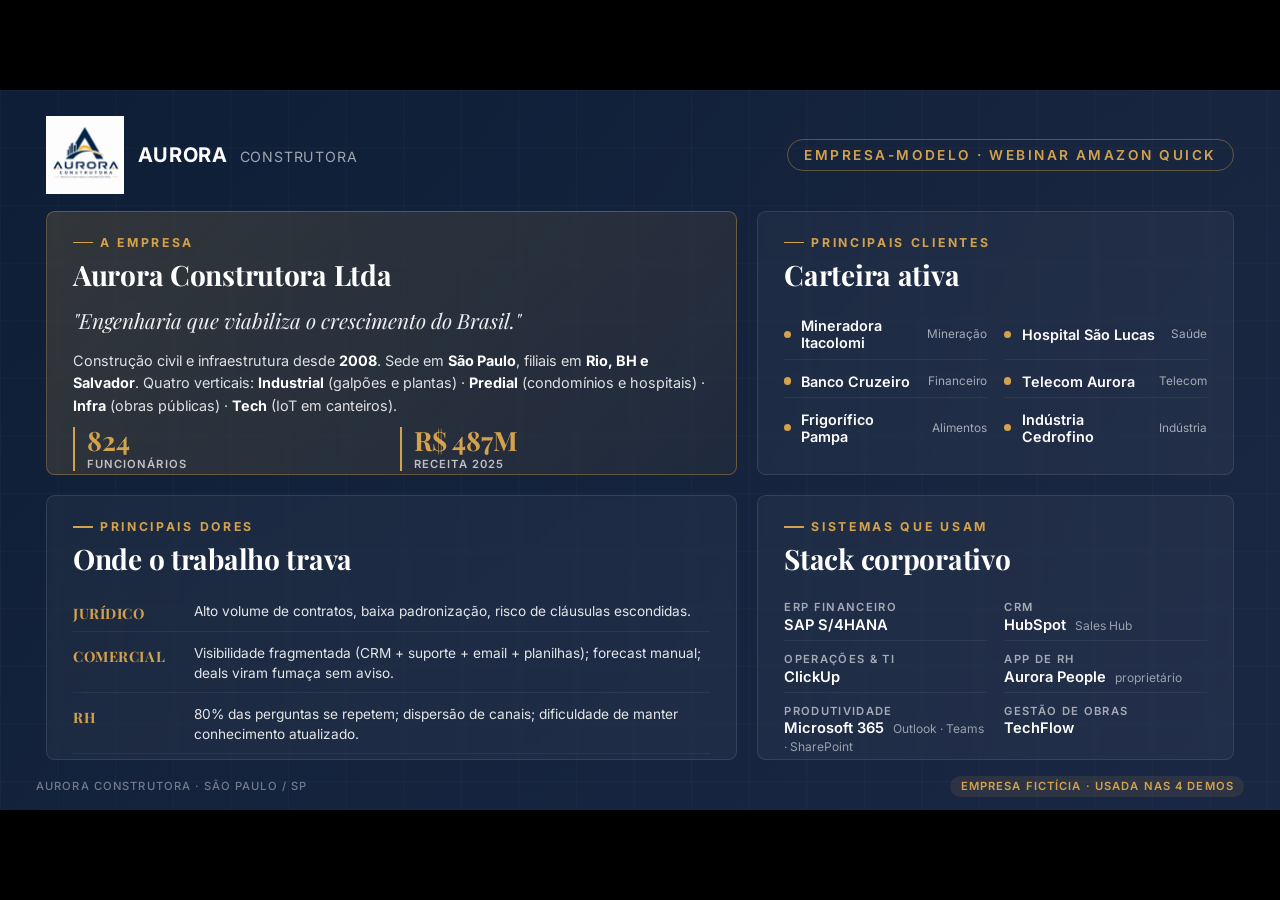
<file: aurora/slide.html>
<!DOCTYPE html>
<html lang="pt-BR">
<head>
<meta charset="UTF-8">
<meta name="viewport" content="width=device-width, initial-scale=1.0">
<title>Aurora Construtora — Slide de apresentação</title>
<link rel="preconnect" href="https://fonts.googleapis.com">
<link rel="preconnect" href="https://fonts.gstatic.com" crossorigin>
<link href="https://fonts.googleapis.com/css2?family=Inter:wght@400;500;600;700;800&family=Playfair+Display:wght@600;700&display=swap" rel="stylesheet">
<style>
:root {
  --navy: #0E1E36;
  --navy-2: #1B2845;
  --navy-3: #2A3B5C;
  --amber: #D4A24C;
  --amber-light: #E5B86A;
  --amber-dark: #B5832A;
  --stone: #F5F2EC;
  --text: #1A1A1A;
  --muted: #5A5A5A;
  --line: rgba(255,255,255,0.10);
}

* { box-sizing: border-box; margin: 0; padding: 0; }

html, body {
  width: 100%;
  height: 100%;
  font-family: 'Inter', -apple-system, BlinkMacSystemFont, sans-serif;
  color: #fff;
  background: #000;
  overflow: hidden;
}

/* ============================================================
   16:9 SLIDE — usa unidade --u = min(vw/16, vh/9)
   garante que o slide ocupe a maior área 16:9 que cabe na tela
   e que todas as medidas escalem proporcionalmente
   ============================================================ */
:root {
  --u: min(calc(100vw / 16), calc(100vh / 9));
}
.slide-stage {
  width: 100vw;
  height: 100vh;
  display: grid;
  place-items: center;
  background: #000;
}
.slide {
  width: calc(var(--u) * 16);
  height: calc(var(--u) * 9);
  position: relative;
  background:
    linear-gradient(135deg, rgba(14,30,54,0.96) 0%, rgba(27,40,69,0.92) 100%),
    radial-gradient(circle at 88% 12%, rgba(212, 162, 76, 0.20) 0%, transparent 50%),
    radial-gradient(circle at 12% 88%, rgba(212, 162, 76, 0.10) 0%, transparent 45%),
    var(--navy);
  color: #fff;
  overflow: hidden;
  font-size: calc(var(--u) * 0.18);
}

.slide::before {
  content: '';
  position: absolute;
  inset: 0;
  background-image:
    linear-gradient(rgba(255,255,255,0.022) 1px, transparent 1px),
    linear-gradient(90deg, rgba(255,255,255,0.022) 1px, transparent 1px);
  background-size: 4em 4em;
  pointer-events: none;
}

h1, h2, h3 { font-family: 'Playfair Display', Georgia, serif; letter-spacing: -0.01em; }

/* ============================================================
   HEADER
   ============================================================ */
.slide-header {
  position: absolute;
  top: 1.8em;
  left: 3.2em;
  right: 3.2em;
  display: flex;
  align-items: center;
  justify-content: space-between;
  z-index: 2;
}
.brand {
  display: flex;
  align-items: center;
  gap: 1em;
}
.brand-logo {
  height: 5.4em;
  width: auto;
  max-width: 20em;
  object-fit: contain;
  display: block;
}
/* placeholder enquanto a imagem real não estiver no caminho — some quando img carrega */
.brand-logo-placeholder {
  height: 5.4em;
  min-width: 14em;
  display: grid;
  place-items: center;
  border: 0.14em dashed rgba(212, 162, 76, 0.55);
  border-radius: 0.5em;
  color: var(--amber);
  font-size: 0.95em;
  font-weight: 600;
  letter-spacing: 0.15em;
  text-transform: uppercase;
  padding: 0 1.4em;
  background: rgba(212, 162, 76, 0.06);
}
.brand-name {
  font-weight: 700;
  font-size: 1.4em;
  letter-spacing: 0.04em;
}
.brand-name small {
  font-weight: 400;
  font-size: 0.7em;
  opacity: 0.6;
  margin-left: 0.4em;
}
.slide-tag {
  color: var(--amber);
  font-size: 0.95em;
  font-weight: 600;
  letter-spacing: 0.18em;
  text-transform: uppercase;
  padding: 0.5em 1.2em;
  border: 1px solid rgba(212, 162, 76, 0.40);
  border-radius: 100px;
}

/* ============================================================
   GRID PRINCIPAL — 4 quadrantes
   ============================================================ */
.slide-body {
  position: absolute;
  top: 8.4em;
  left: 3.2em;
  right: 3.2em;
  bottom: 3.5em;
  display: grid;
  grid-template-columns: 1.45fr 1fr;
  grid-template-rows: 1fr 1fr;
  gap: 1.4em;
  z-index: 1;
}

.card {
  background: rgba(255,255,255,0.04);
  border: 1px solid var(--line);
  border-radius: 0.6em;
  padding: 1.6em 1.8em;
  display: flex;
  flex-direction: column;
  gap: 0.7em;
  position: relative;
  backdrop-filter: blur(2px);
  overflow: hidden;
}
.card-eyebrow {
  display: flex;
  align-items: center;
  gap: 0.6em;
  color: var(--amber);
  font-size: 0.85em;
  font-weight: 700;
  letter-spacing: 0.22em;
  text-transform: uppercase;
}
.card-eyebrow::before {
  content: '';
  display: inline-block;
  width: 1.6em;
  height: 0.15em;
  background: var(--amber);
}
.card h2 {
  font-size: 1.95em;
  font-weight: 700;
  line-height: 1.1;
  margin-bottom: 0.2em;
}

/* ============================================================
   CARD 1 — EMPRESA
   ============================================================ */
.card-empresa {
  background: linear-gradient(135deg, rgba(212, 162, 76, 0.18), rgba(212, 162, 76, 0.06));
  border-color: rgba(212, 162, 76, 0.35);
}
.empresa-tagline {
  font-family: 'Playfair Display', serif;
  font-size: 1.45em;
  line-height: 1.3;
  color: rgba(255,255,255,0.92);
  font-style: italic;
  margin-bottom: 0.3em;
}
.empresa-stats {
  display: grid;
  grid-template-columns: repeat(2, 1fr);
  gap: 0.8em 1.2em;
  margin-top: auto;
}
.empresa-stat {
  text-align: left;
  border-left: 0.2em solid var(--amber);
  padding-left: 0.8em;
}
.empresa-stat-value {
  font-family: 'Playfair Display', serif;
  font-size: 1.85em;
  font-weight: 700;
  color: var(--amber);
  line-height: 1;
}
.empresa-stat-label {
  font-size: 0.78em;
  text-transform: uppercase;
  letter-spacing: 0.10em;
  color: rgba(255,255,255,0.70);
  margin-top: 0.3em;
  font-weight: 600;
}
.empresa-meta {
  font-size: 1em;
  color: rgba(255,255,255,0.85);
  line-height: 1.55;
}
.empresa-meta strong { color: #fff; }

/* ============================================================
   CARD 2 — CLIENTES
   ============================================================ */
.clients {
  display: grid;
  grid-template-columns: repeat(2, 1fr);
  gap: 0.3em 1.2em;
  margin-top: 0.2em;
}
.client {
  display: flex;
  align-items: center;
  gap: 0.7em;
  padding: 0.55em 0;
  border-bottom: 1px solid rgba(255,255,255,0.06);
}
.client:nth-last-child(-n+2) { border-bottom: none; }
.client-dot {
  width: 0.5em;
  height: 0.5em;
  background: var(--amber);
  border-radius: 50%;
  flex-shrink: 0;
}
.client-name {
  font-size: 1em;
  font-weight: 600;
  color: #fff;
}
.client-sector {
  font-size: 0.82em;
  color: rgba(255,255,255,0.60);
  margin-left: auto;
  font-weight: 400;
}

/* ============================================================
   CARD 3 — DORES
   ============================================================ */
.pains-list {
  list-style: none;
  display: flex;
  flex-direction: column;
  gap: 0.3em;
  margin-top: 0.2em;
}
.pain {
  display: grid;
  grid-template-columns: 7.2em 1fr;
  gap: 1.2em;
  padding: 0.55em 0;
  border-bottom: 1px solid rgba(255,255,255,0.06);
  align-items: start;
}
.pain:last-child { border-bottom: none; }
.pain-area {
  font-family: 'Playfair Display', serif;
  font-weight: 700;
  color: var(--amber);
  font-size: 1em;
  letter-spacing: 0.04em;
  text-transform: uppercase;
  padding-top: 0.1em;
}
.pain-text {
  font-size: 0.95em;
  color: rgba(255,255,255,0.88);
  line-height: 1.45;
}

/* ============================================================
   CARD 4 — SISTEMAS
   ============================================================ */
.stack {
  display: grid;
  grid-template-columns: repeat(2, 1fr);
  gap: 0.3em 1.2em;
  margin-top: 0.2em;
}
.stack-row {
  display: flex;
  flex-direction: column;
  gap: 0.1em;
  padding: 0.45em 0;
  border-bottom: 1px solid rgba(255,255,255,0.06);
}
.stack-row:nth-last-child(-n+2) { border-bottom: none; }
.stack-key {
  font-size: 0.78em;
  text-transform: uppercase;
  letter-spacing: 0.12em;
  color: rgba(255,255,255,0.60);
  font-weight: 600;
}
.stack-val {
  font-size: 1.02em;
  font-weight: 600;
  color: #fff;
}
.stack-val .small {
  font-weight: 400;
  font-size: 0.82em;
  color: rgba(255,255,255,0.55);
  margin-left: 0.4em;
}

/* ============================================================
   FOOTER strip
   ============================================================ */
.slide-footer {
  position: absolute;
  bottom: 1.2em;
  left: 3.2em;
  right: 3.2em;
  display: flex;
  justify-content: space-between;
  align-items: center;
  font-size: 0.78em;
  color: rgba(255,255,255,0.40);
  letter-spacing: 0.10em;
  text-transform: uppercase;
  font-weight: 500;
}
.slide-footer .demo-badge {
  color: var(--amber);
  background: rgba(212, 162, 76, 0.10);
  padding: 0.3em 0.9em;
  border-radius: 100px;
  font-weight: 600;
}
</style>
</head>
<body>

<div class="slide-stage">
  <article class="slide">

    <!-- HEADER -->
    <div class="slide-header">
      <div class="brand">
        <!--
          Coloque o arquivo do logo em: aurora/logo-aurora.png (ou .svg)
          Enquanto a imagem não existir, aparece o placeholder tracejado.
        -->
        <img class="brand-logo"
             src="logo-aurora.png"
             alt="Aurora Construtora"
             onerror="this.style.display='none'; this.nextElementSibling.style.display='grid';">
        <span class="brand-logo-placeholder" style="display:none;">Logo Aurora aqui</span>
        <span class="brand-name">AURORA <small>CONSTRUTORA</small></span>
      </div>
      <span class="slide-tag">Empresa-modelo · Webinar Amazon Quick</span>
    </div>

    <!-- BODY: 4 cards -->
    <div class="slide-body">

      <!-- CARD 1 — EMPRESA -->
      <section class="card card-empresa">
        <span class="card-eyebrow">A empresa</span>
        <h2>Aurora Construtora Ltda</h2>
        <p class="empresa-tagline">"Engenharia que viabiliza o crescimento do Brasil."</p>
        <p class="empresa-meta">
          Construção civil e infraestrutura desde <strong>2008</strong>. Sede em <strong>São Paulo</strong>, filiais em <strong>Rio, BH e Salvador</strong>. Quatro verticais: <strong>Industrial</strong> (galpões e plantas) · <strong>Predial</strong> (condomínios e hospitais) · <strong>Infra</strong> (obras públicas) · <strong>Tech</strong> (IoT em canteiros).
        </p>
        <div class="empresa-stats">
          <div class="empresa-stat">
            <div class="empresa-stat-value">824</div>
            <div class="empresa-stat-label">Funcionários</div>
          </div>
          <div class="empresa-stat">
            <div class="empresa-stat-value">R$ 487M</div>
            <div class="empresa-stat-label">Receita 2025</div>
          </div>
          <div class="empresa-stat">
            <div class="empresa-stat-value">145+</div>
            <div class="empresa-stat-label">Contratos</div>
          </div>
          <div class="empresa-stat">
            <div class="empresa-stat-value">4</div>
            <div class="empresa-stat-label">Regionais</div>
          </div>
        </div>
      </section>

      <!-- CARD 2 — CLIENTES -->
      <section class="card">
        <span class="card-eyebrow">Principais clientes</span>
        <h2>Carteira ativa</h2>
        <div class="clients">
          <div class="client">
            <span class="client-dot"></span>
            <span class="client-name">Mineradora Itacolomi</span>
            <span class="client-sector">Mineração</span>
          </div>
          <div class="client">
            <span class="client-dot"></span>
            <span class="client-name">Hospital São Lucas</span>
            <span class="client-sector">Saúde</span>
          </div>
          <div class="client">
            <span class="client-dot"></span>
            <span class="client-name">Banco Cruzeiro</span>
            <span class="client-sector">Financeiro</span>
          </div>
          <div class="client">
            <span class="client-dot"></span>
            <span class="client-name">Telecom Aurora</span>
            <span class="client-sector">Telecom</span>
          </div>
          <div class="client">
            <span class="client-dot"></span>
            <span class="client-name">Frigorífico Pampa</span>
            <span class="client-sector">Alimentos</span>
          </div>
          <div class="client">
            <span class="client-dot"></span>
            <span class="client-name">Indústria Cedrofino</span>
            <span class="client-sector">Indústria</span>
          </div>
        </div>
      </section>

      <!-- CARD 3 — DORES -->
      <section class="card">
        <span class="card-eyebrow">Principais dores</span>
        <h2>Onde o trabalho trava</h2>
        <ul class="pains-list">
          <li class="pain">
            <span class="pain-area">Jurídico</span>
            <span class="pain-text">Alto volume de contratos, baixa padronização, risco de cláusulas escondidas.</span>
          </li>
          <li class="pain">
            <span class="pain-area">Comercial</span>
            <span class="pain-text">Visibilidade fragmentada (CRM + suporte + email + planilhas); forecast manual; deals viram fumaça sem aviso.</span>
          </li>
          <li class="pain">
            <span class="pain-area">RH</span>
            <span class="pain-text">80% das perguntas se repetem; dispersão de canais; dificuldade de manter conhecimento atualizado.</span>
          </li>
          <li class="pain">
            <span class="pain-area">Financeiro</span>
            <span class="pain-text">Variance analysis manual; narrativa do CFO escrita à mão toda semana; "porquês" descobertos tarde.</span>
          </li>
        </ul>
      </section>

      <!-- CARD 4 — SISTEMAS -->
      <section class="card">
        <span class="card-eyebrow">Sistemas que usam</span>
        <h2>Stack corporativo</h2>
        <div class="stack">
          <div class="stack-row">
            <span class="stack-key">ERP financeiro</span>
            <span class="stack-val">SAP S/4HANA</span>
          </div>
          <div class="stack-row">
            <span class="stack-key">CRM</span>
            <span class="stack-val">HubSpot <span class="small">Sales Hub</span></span>
          </div>
          <div class="stack-row">
            <span class="stack-key">Operações &amp; TI</span>
            <span class="stack-val">ClickUp</span>
          </div>
          <div class="stack-row">
            <span class="stack-key">App de RH</span>
            <span class="stack-val">Aurora People <span class="small">proprietário</span></span>
          </div>
          <div class="stack-row">
            <span class="stack-key">Produtividade</span>
            <span class="stack-val">Microsoft 365 <span class="small">Outlook · Teams · SharePoint</span></span>
          </div>
          <div class="stack-row">
            <span class="stack-key">Gestão de obras</span>
            <span class="stack-val">TechFlow</span>
          </div>
          <div class="stack-row">
            <span class="stack-key">Cloud</span>
            <span class="stack-val">AWS <span class="small">desde 2024</span></span>
          </div>
          <div class="stack-row">
            <span class="stack-key">Comunicação</span>
            <span class="stack-val">Slack <span class="small">workspace dedicado</span></span>
          </div>
        </div>
      </section>

    </div>

    <!-- FOOTER -->
    <div class="slide-footer">
      <span>Aurora Construtora · São Paulo / SP</span>
      <span class="demo-badge">Empresa fictícia · usada nas 4 demos</span>
    </div>

  </article>
</div>

</body>
</html>
</file>
